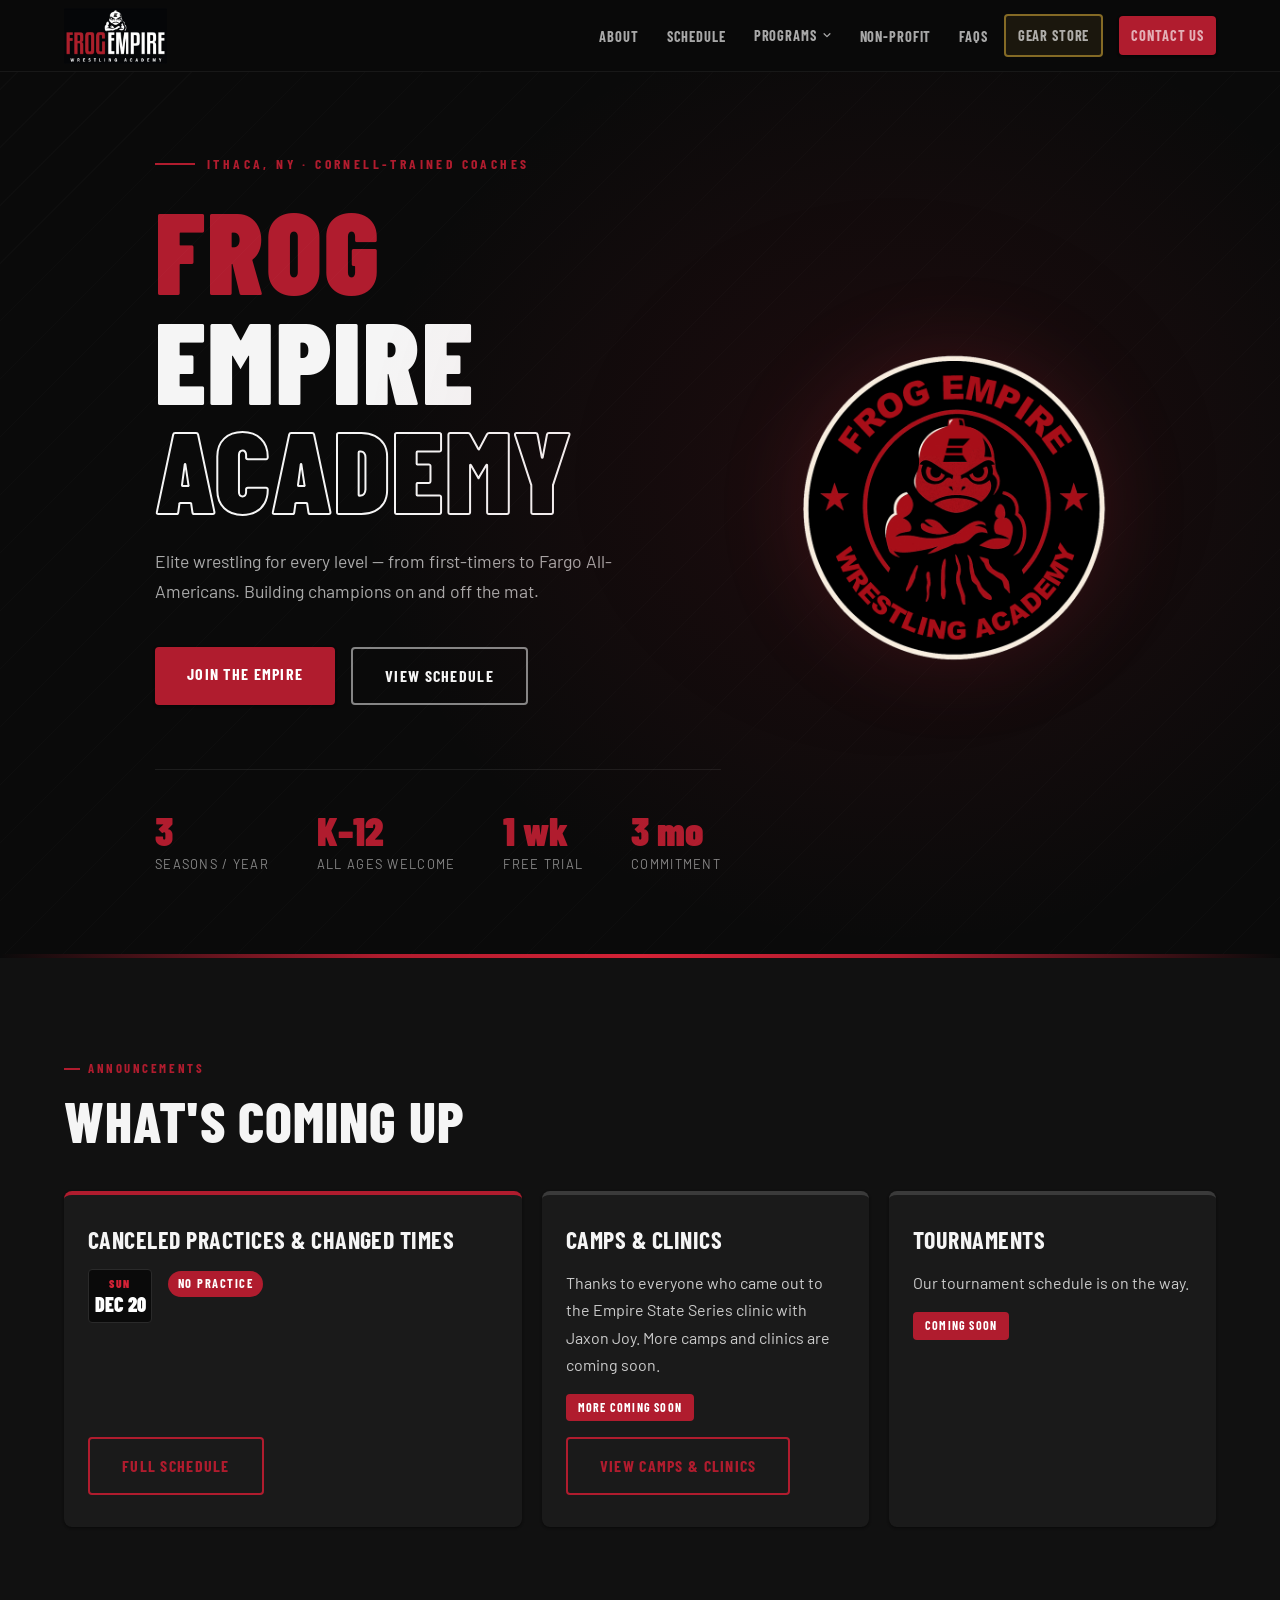
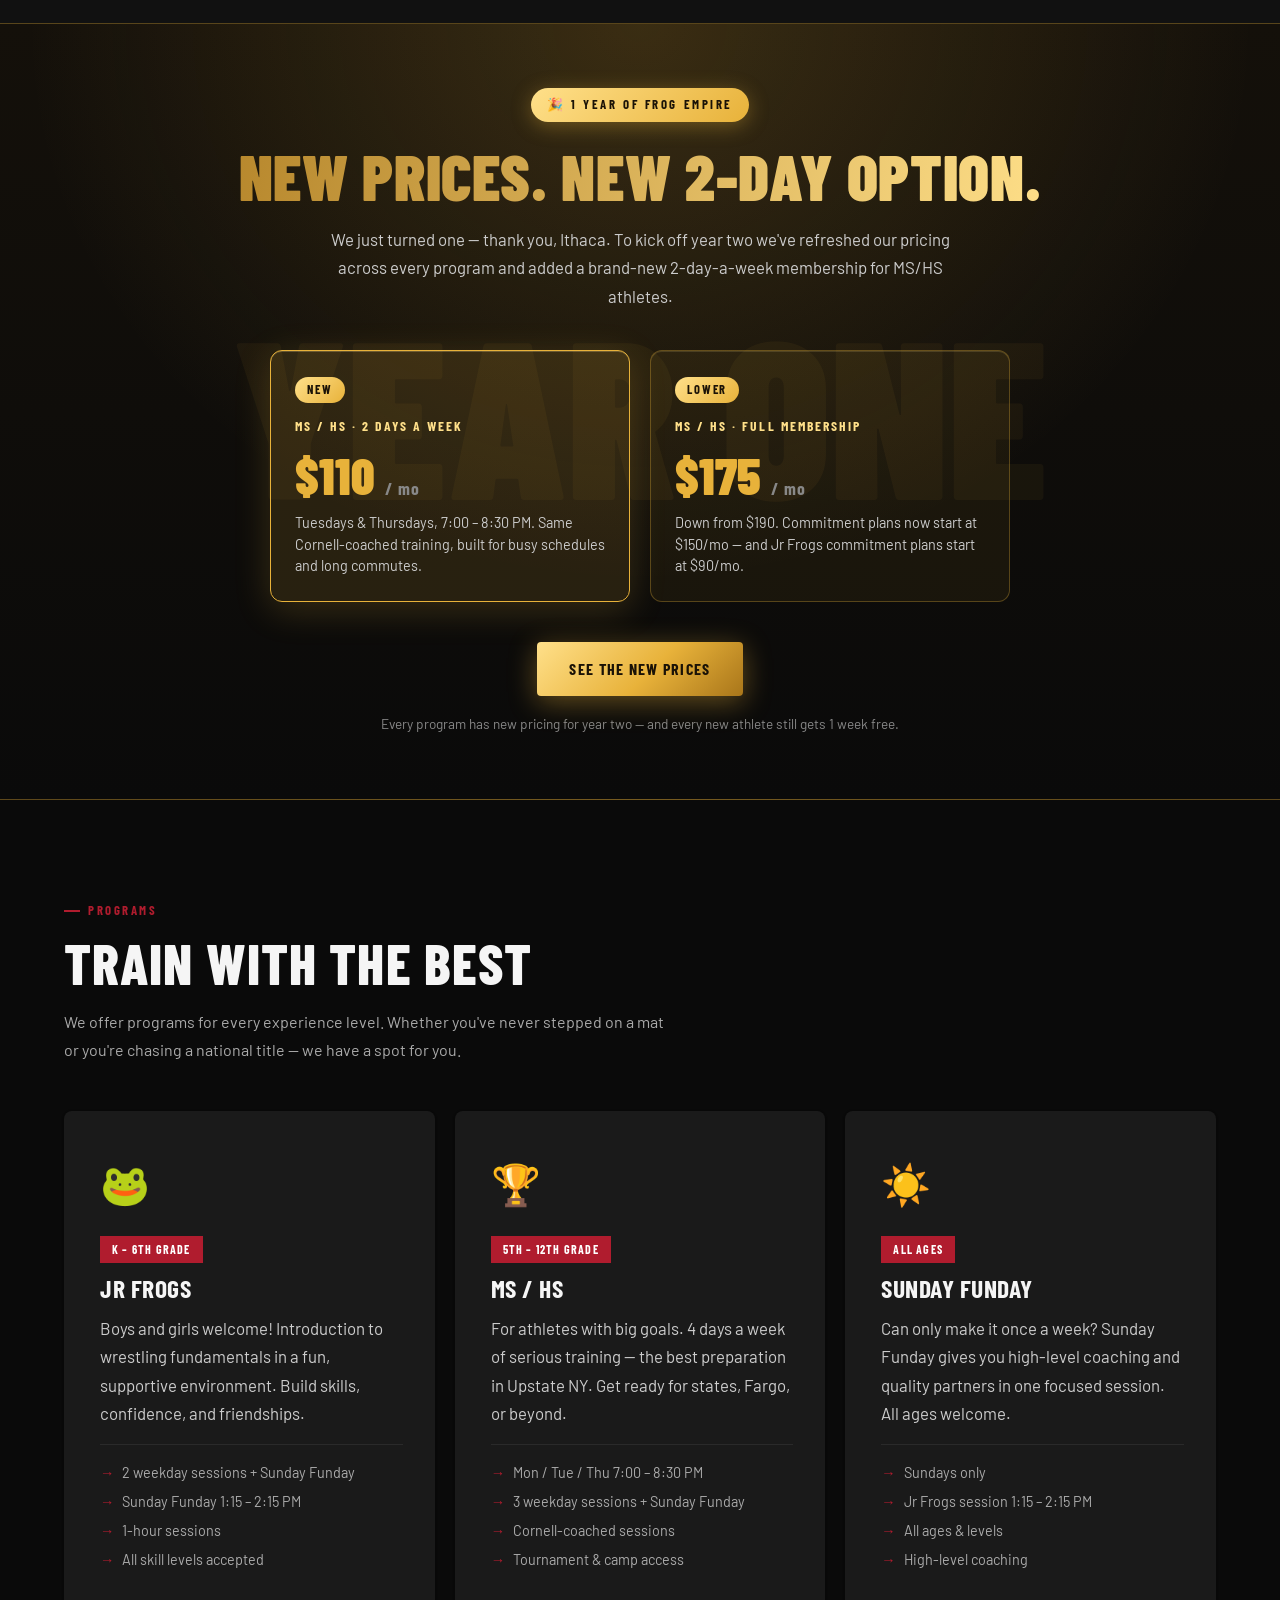
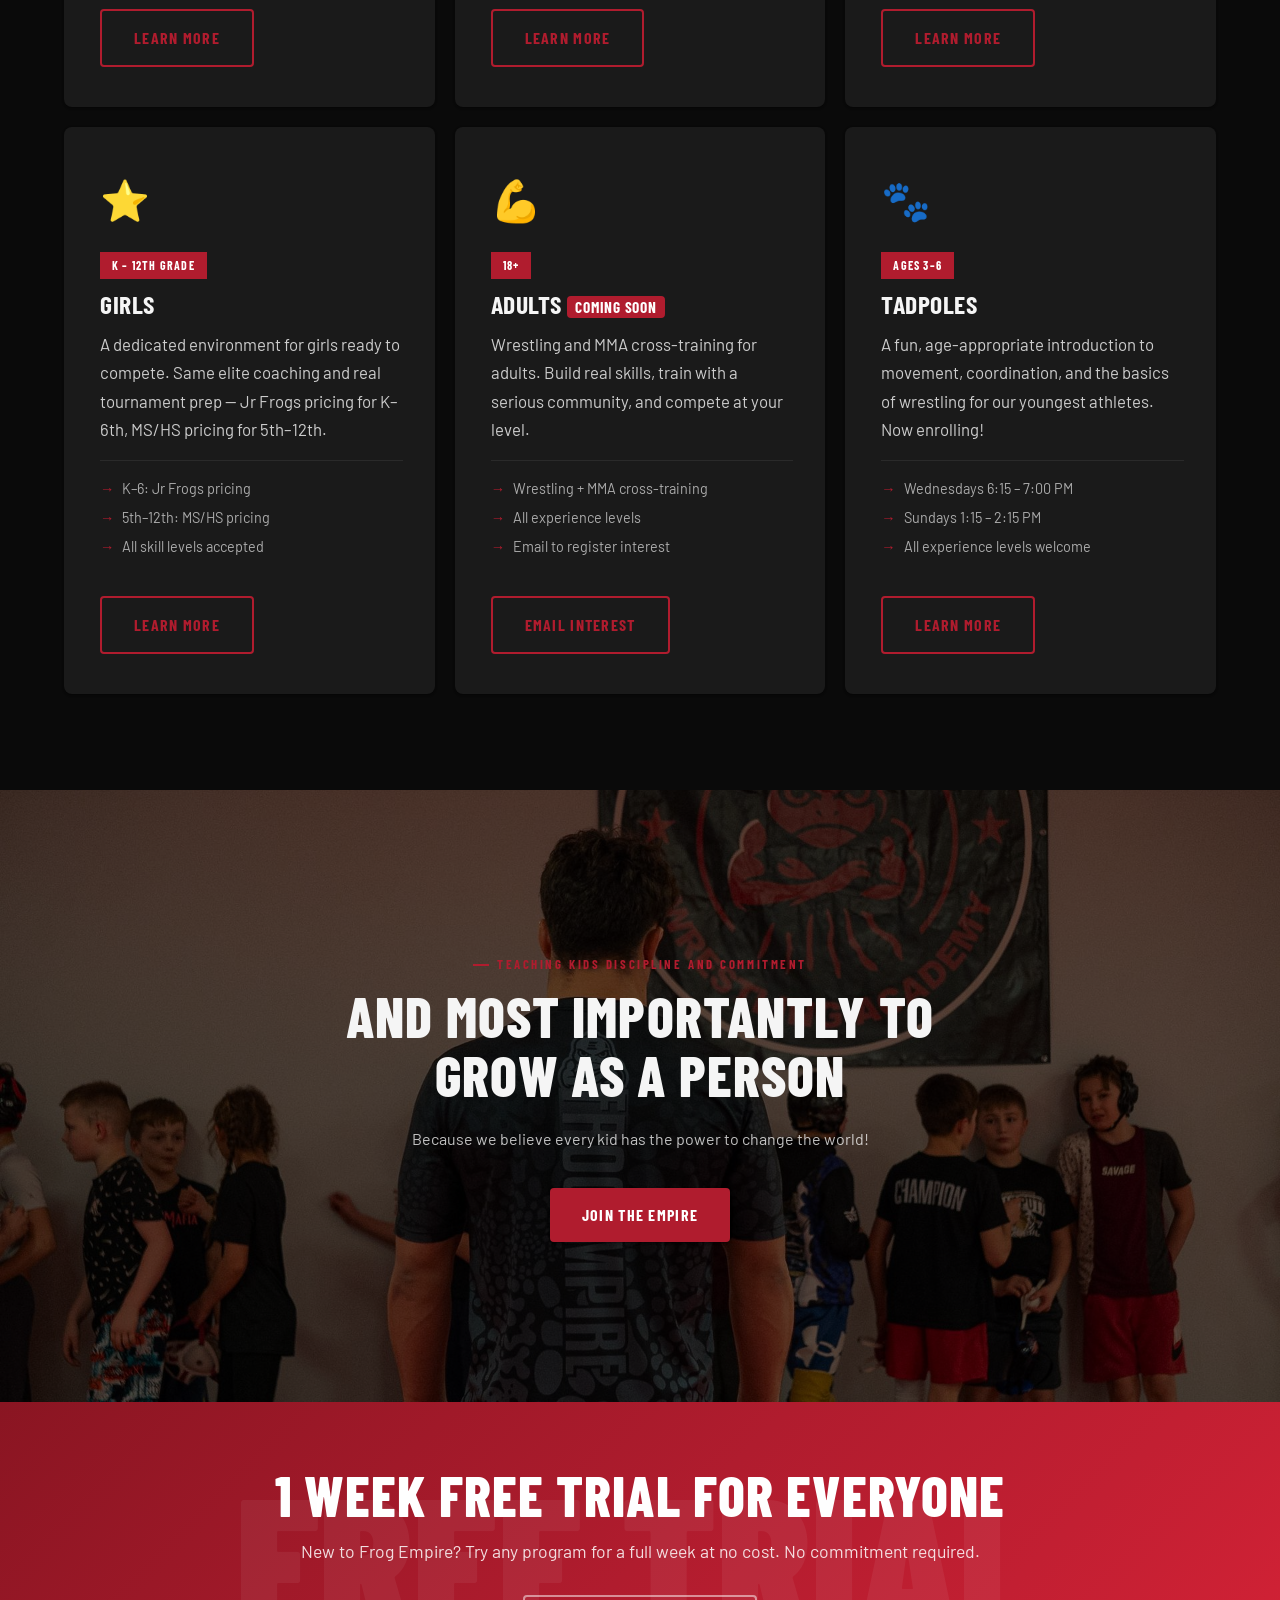
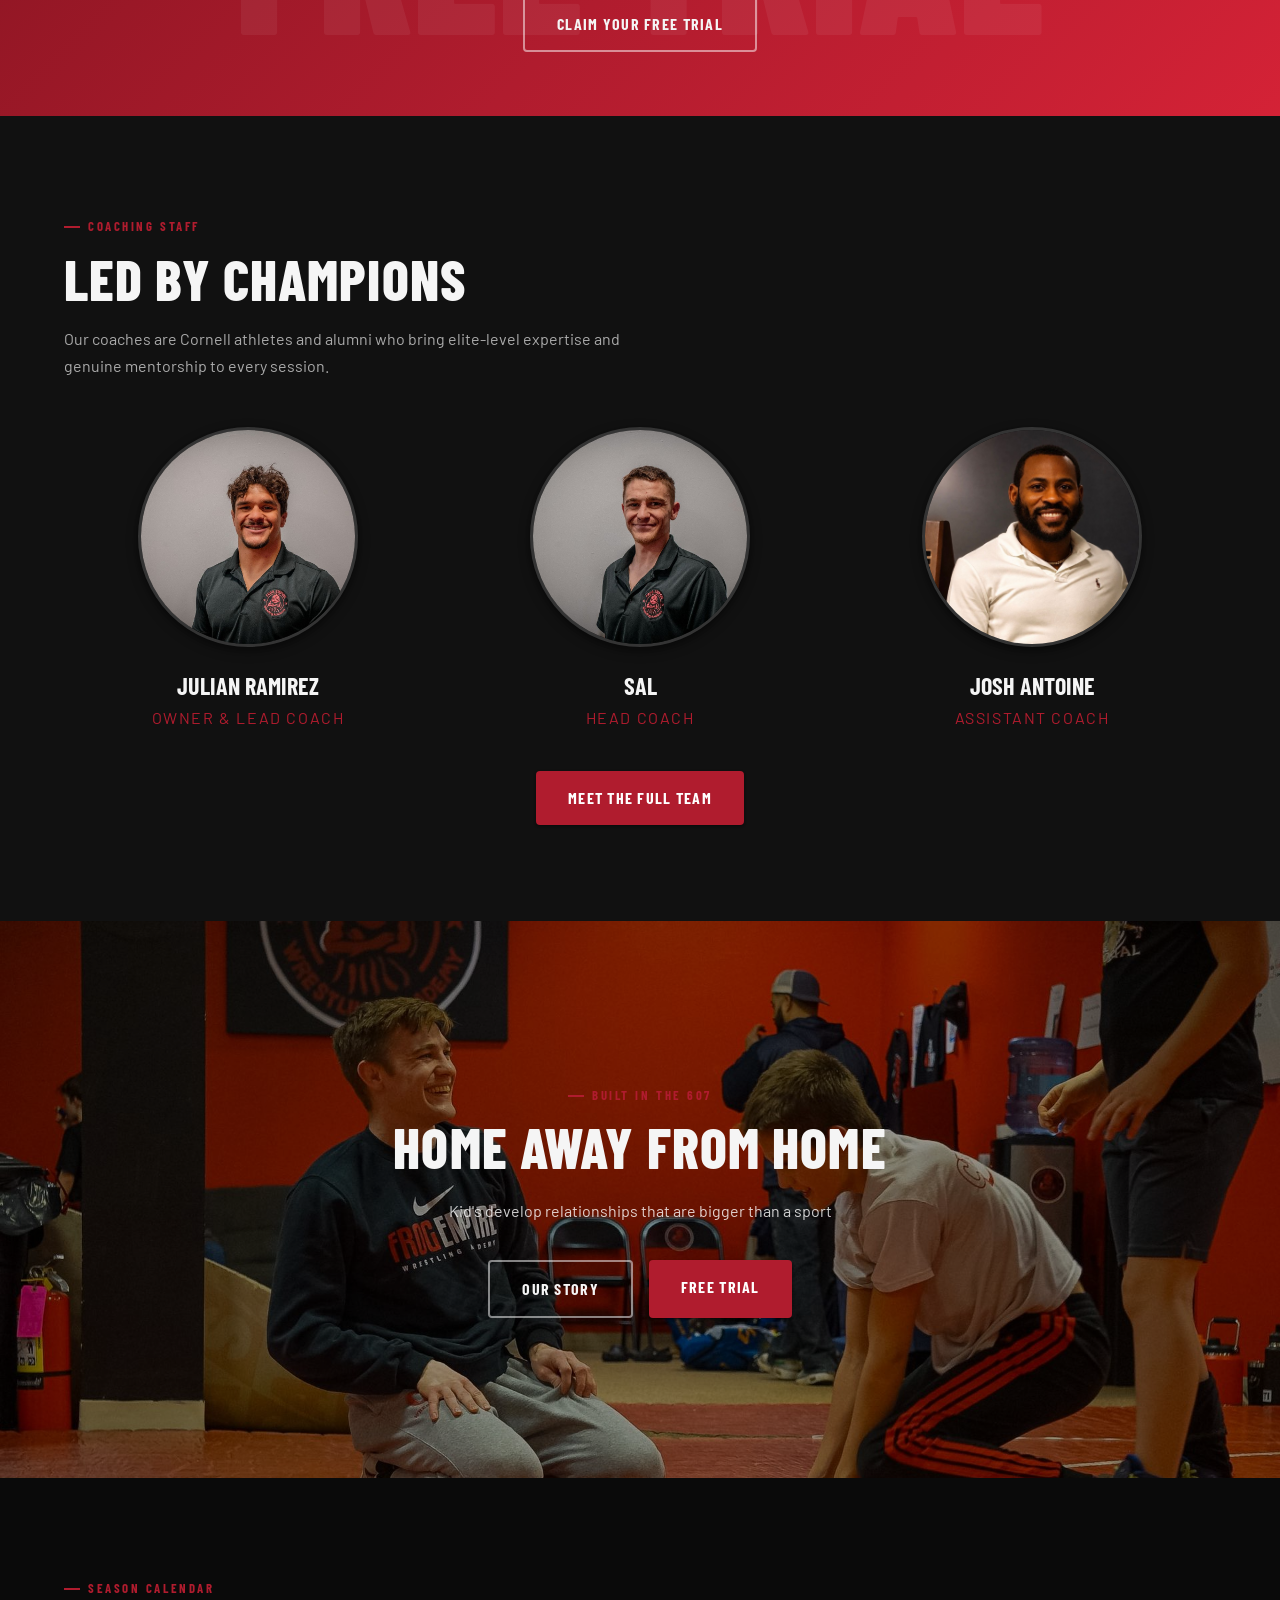
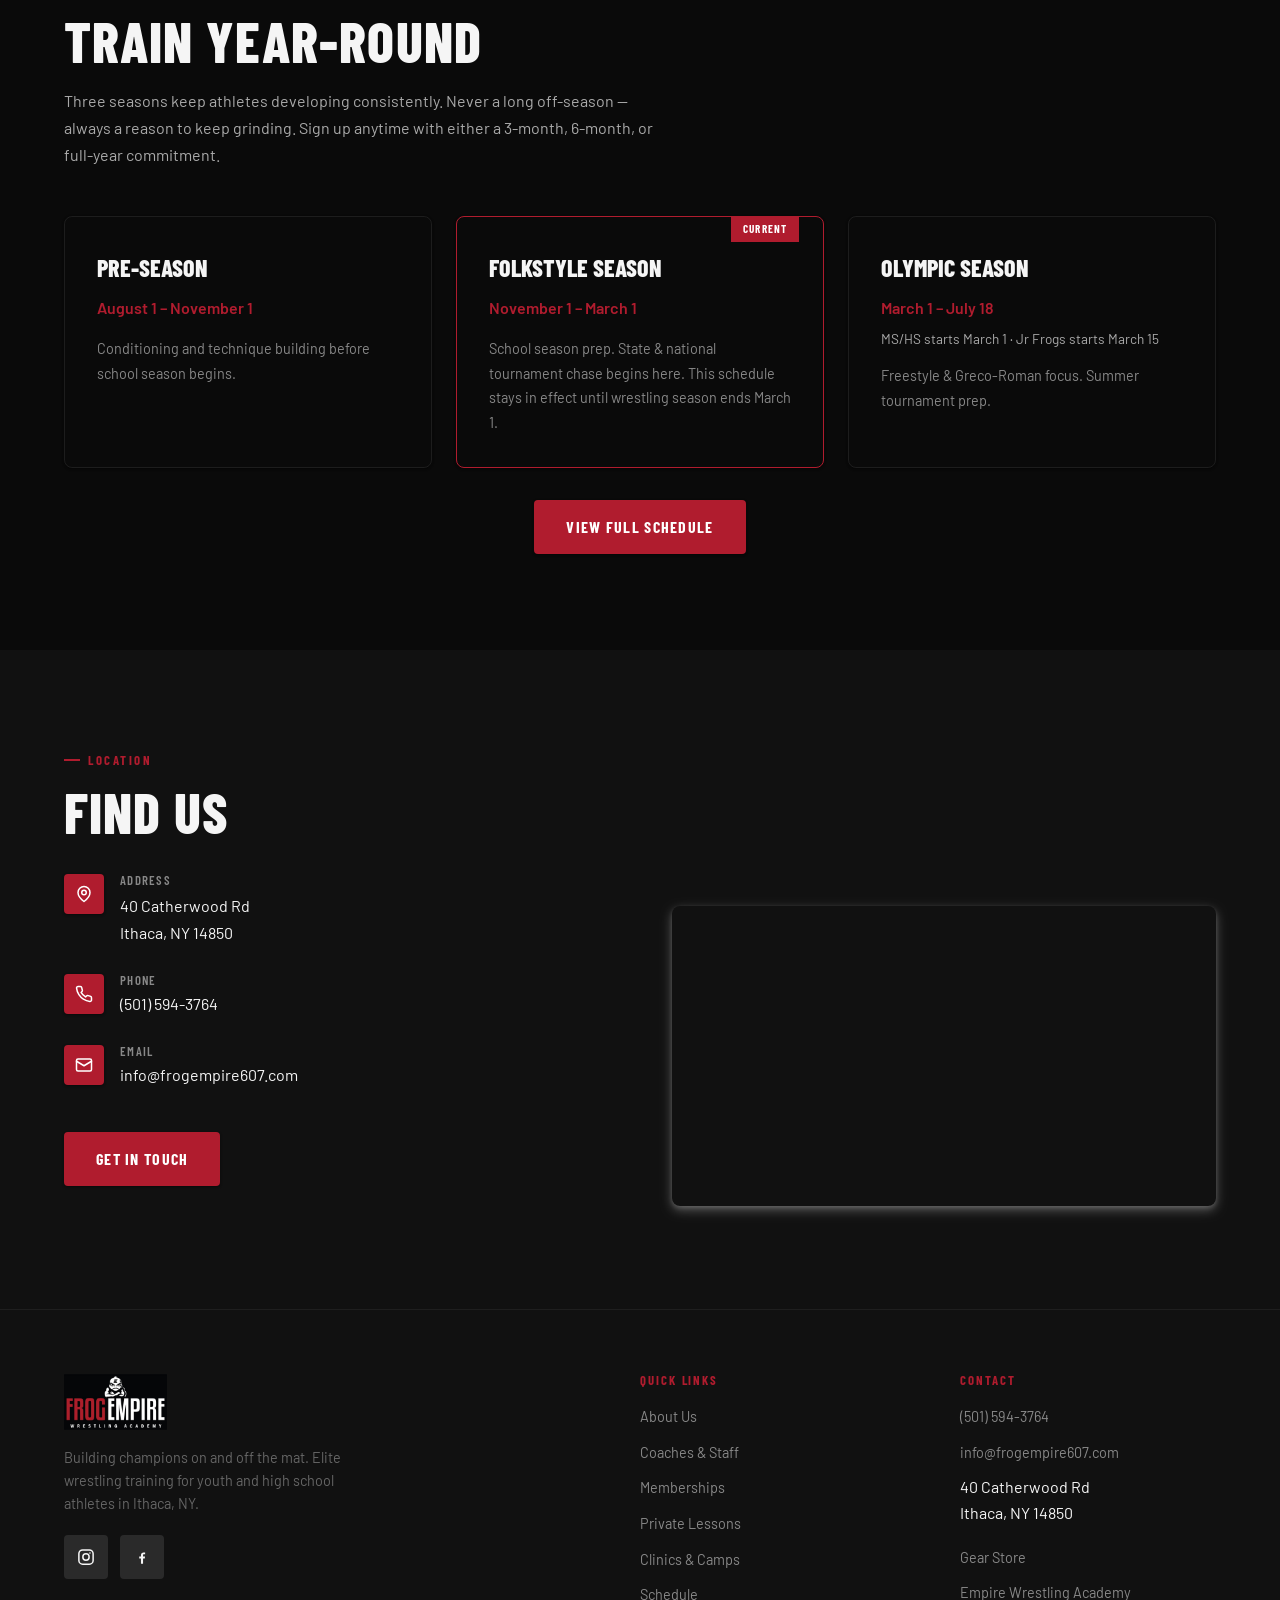
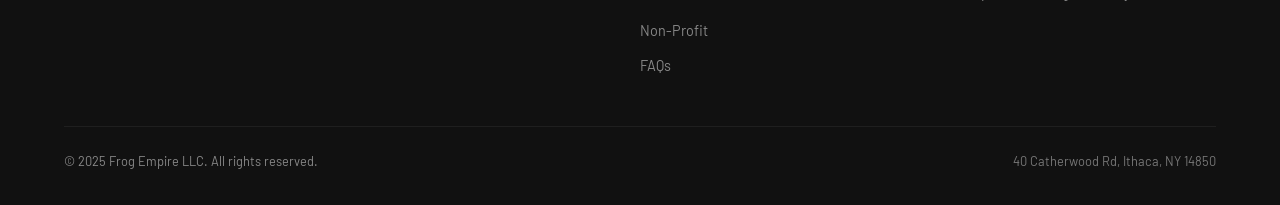
<file: index.html>
<!DOCTYPE html>
<html lang="en">
<head>
  <meta charset="UTF-8" />
  <meta name="viewport" content="width=device-width, initial-scale=1.0" />
  <title>Frog Empire Wrestling Academy | Elite Youth Wrestling in Ithaca, NY</title>
  <meta name="description" content="Ithaca's premier youth wrestling academy. Cornell-coached training for ages K–12. Freestyle, Greco-Roman &amp; Folkstyle. Free 1-week trial — no commitment. Join Frog Empire today." />
  <meta name="keywords" content="wrestling club Ithaca NY, youth wrestling Ithaca, wrestling academy New York, Cornell wrestling training, freestyle wrestling club, Greco wrestling, girls wrestling, wrestling camps New York, private wrestling lessons, elite wrestling training" />
  <meta name="robots" content="index, follow" />
  <link rel="canonical" href="https://frogempire607.com/" />

  <!-- Open Graph -->
  <meta property="og:type" content="website" />
  <meta property="og:site_name" content="Frog Empire Wrestling Academy" />
  <meta property="og:title" content="Frog Empire Wrestling Academy | Elite Youth Wrestling in Ithaca, NY" />
  <meta property="og:description" content="Ithaca's premier youth wrestling academy. Cornell-coached training for ages K–12. Free 1-week trial — no commitment." />
  <meta property="og:image" content="https://frogempire607.com/images/logo-badge.png" />
  <meta property="og:url" content="https://frogempire607.com/" />
  <meta property="og:locale" content="en_US" />

  <!-- Twitter Card -->
  <meta name="twitter:card" content="summary_large_image" />
  <meta name="twitter:title" content="Frog Empire Wrestling Academy | Ithaca, NY" />
  <meta name="twitter:description" content="Elite youth wrestling. Cornell-coached. Free 1-week trial. Ages K–12." />
  <meta name="twitter:image" content="https://frogempire607.com/images/logo-badge.png" />

  <!-- Geo & Local SEO -->
  <meta name="geo.region" content="US-NY" />
  <meta name="geo.placename" content="Ithaca" />
  <meta name="geo.position" content="42.4440;-76.5019" />
  <meta name="ICBM" content="42.4440, -76.5019" />

  <link rel="stylesheet" href="css/style.css" />
  <link rel="icon" type="image/png" href="images/logo-badge.png" />
  <link rel="sitemap" type="application/xml" href="/sitemap.xml" />

  <!-- Structured Data: Organization + SportsActivityLocation -->
  <script type="application/ld+json">
  {
    "@context": "https://schema.org",
    "@type": ["SportsActivityLocation", "SportsClub"],
    "name": "Frog Empire Wrestling Academy",
    "alternateName": "Frog Empire",
    "description": "Elite youth wrestling academy in Ithaca, NY. Cornell-coached training for ages K–12 in Freestyle, Greco-Roman, and Folkstyle wrestling.",
    "url": "https://frogempire607.com",
    "logo": "https://frogempire607.com/images/logo-badge.png",
    "image": "https://frogempire607.com/images/logo-banner.jpeg",
    "telephone": "+1-501-594-3764",
    "email": "info@frogempire607.com",
    "address": {
      "@type": "PostalAddress",
      "streetAddress": "40 Catherwood Rd",
      "addressLocality": "Ithaca",
      "addressRegion": "NY",
      "postalCode": "14850",
      "addressCountry": "US"
    },
    "geo": {
      "@type": "GeoCoordinates",
      "latitude": 42.4440,
      "longitude": -76.5019
    },
    "openingHoursSpecification": [
      {
        "@type": "OpeningHoursSpecification",
        "dayOfWeek": ["Monday", "Tuesday", "Wednesday", "Thursday"],
        "opens": "16:00",
        "closes": "20:30"
      },
      {
        "@type": "OpeningHoursSpecification",
        "dayOfWeek": "Sunday",
        "opens": "13:00",
        "closes": "14:30"
      }
    ],
    "sport": ["Wrestling", "Freestyle Wrestling", "Greco-Roman Wrestling", "Folkstyle Wrestling"],
    "sameAs": [
      "https://www.instagram.com/frogempire607",
      "https://www.facebook.com/frogempire607",
      "https://www.frogempirefoundation.org"
    ],
    "priceRange": "$60-$175/month",
    "areaServed": {
      "@type": "GeoCircle",
      "geoMidpoint": {
        "@type": "GeoCoordinates",
        "latitude": 42.4440,
        "longitude": -76.5019
      },
      "geoRadius": "50mi"
    },
    "hasOfferCatalog": {
      "@type": "OfferCatalog",
      "name": "Wrestling Programs",
      "itemListElement": [
        {
          "@type": "Offer",
          "itemOffered": {
            "@type": "Service",
            "name": "Jr Frogs (K–6th Grade)",
            "description": "Foundational wrestling training for young athletes in a fun, supportive environment."
          },
          "price": "110.00",
          "priceCurrency": "USD",
          "priceSpecification": {
            "@type": "UnitPriceSpecification",
            "price": "110.00",
            "priceCurrency": "USD",
            "unitText": "month"
          }
        },
        {
          "@type": "Offer",
          "itemOffered": {
            "@type": "Service",
            "name": "MS/HS Wrestling (5th–12th Grade)",
            "description": "Elite competitive training coached by Cornell athletes and alumni."
          },
          "price": "175.00",
          "priceCurrency": "USD",
          "priceSpecification": {
            "@type": "UnitPriceSpecification",
            "price": "175.00",
            "priceCurrency": "USD",
            "unitText": "month"
          }
        },
        {
          "@type": "Offer",
          "itemOffered": {
            "@type": "Service",
            "name": "Sunday Funday (All Ages)",
            "description": "Open wrestling session for all ages and skill levels every Sunday."
          },
          "price": "75.00",
          "priceCurrency": "USD",
          "priceSpecification": {
            "@type": "UnitPriceSpecification",
            "price": "75.00",
            "priceCurrency": "USD",
            "unitText": "month"
          }
        }
      ]
    }
  }
  </script>
</head>
<body>

<!-- ===== NAVBAR ===== -->
<a class="skip-link" href="#main">Skip to content</a>
<nav class="navbar">
  <div class="nav-inner">
    <a href="index.html" class="nav-logo">
      <img src="images/logo-banner.jpeg" alt="Frog Empire Wrestling Academy" />
    </a>
    <button class="nav-toggle" id="navToggle" aria-label="Toggle menu" aria-controls="navLinks" aria-expanded="false">
      <span></span><span></span><span></span>
    </button>
    <ul class="nav-links" id="navLinks">
      <li><a href="about.html">About</a></li>
      <li><a href="schedule.html">Schedule</a></li>
      <li class="nav-dropdown">
        <a href="memberships.html">Programs<svg class="nav-caret" viewBox="0 0 12 12" fill="none" aria-hidden="true"><path d="M2.5 4.5L6 8l3.5-3.5" stroke="currentColor" stroke-width="1.5" stroke-linecap="round" stroke-linejoin="round"/></svg></a>
        <ul class="nav-dropdown-menu">
          <li><a href="memberships.html">Memberships</a></li>
          <li><a href="memberships.html#privates">Private Lessons</a></li>
          <li><a href="memberships.html#clinics">Clinics &amp; Camps</a></li>
          <li><a href="tyler-lehmann.html">Mindset Training</a></li>
        </ul>
      </li>
      <li><a href="https://www.frogempirefoundation.org" target="_blank" rel="noopener noreferrer">Non-Profit</a></li>
      <li><a href="faq.html">FAQs</a></li>
      <li><a href="https://www.icsmerch.com/collections/frog-empire?page=1#cac25b660d0df59da851ec04d2c12018" target="_blank" rel="noopener noreferrer" class="btn btn-gear">Gear Store</a></li>
      <li class="nav-cta"><a href="contact.html" class="btn btn-primary">Contact Us</a></li>
    </ul>
  </div>
</nav>

<main id="main">

<!-- ===== HERO ===== -->
<section class="hero">
  <div class="hero-bg"></div>
  <div class="hero-inner container">
    <div class="hero-content">
      <p class="hero-eyebrow">Ithaca, NY · Cornell-Trained Coaches</p>
      <h1 class="hero-title">
        <span class="line-red">Frog</span>
        <span class="line-white">Empire</span>
        <span class="line-outline">Academy</span>
      </h1>
      <p class="hero-sub">Elite wrestling for every level — from first-timers to Fargo All-Americans. Building champions on and off the mat.</p>
      <div class="hero-actions">
        <a href="memberships.html" class="btn btn-primary">Join the Empire</a>
        <a href="schedule.html" class="btn btn-outline">View Schedule</a>
      </div>
      <div class="hero-stats">
        <div>
          <div class="stat-num">3</div>
          <div class="stat-label">Seasons / Year</div>
        </div>
        <div>
          <div class="stat-num">K–12</div>
          <div class="stat-label">All Ages Welcome</div>
        </div>
        <div>
          <div class="stat-num">1 wk</div>
          <div class="stat-label">Free Trial</div>
        </div>
        <div>
          <div class="stat-num">3 mo</div>
          <div class="stat-label">Commitment</div>
        </div>
      </div>
    </div>
    <img src="images/logo-badge.png" alt="Frog Empire Badge" class="hero-logo" />
  </div>
</section>

<div class="stripe"></div>

<!-- ===== ANNOUNCEMENTS =====
     HOW TO UPDATE: each schedule change is one <li class="announce-item">.
     data-until="YYYY-MM-DD" hides the item automatically the day after that date.
     Tags: announce-tag--off (no practice), announce-tag--on (practice on / changed times).
     ===== -->
<section class="section announce" id="announcements" aria-labelledby="announceTitle">
  <div class="container">
    <p class="section-label">Announcements</p>
    <h2 class="section-title" id="announceTitle">What's Coming Up</h2>

    <div class="announce-grid">
      <!-- Schedule changes -->
      <div class="announce-card announce-card--schedule fade-up">
        <h3 class="announce-card-title">Canceled Practices &amp; Changed Times</h3>
        <ul class="announce-list">
          <li class="announce-item" data-until="2026-11-22">
            <div class="announce-date"><span>Sun</span>Nov 22</div>
            <div>
              <span class="announce-tag announce-tag--off">No Practice</span>
              <p class="announce-text">Finger Lakes Duals</p>
            </div>
          </li>
          <li class="announce-item" data-until="2026-11-25">
            <div class="announce-date"><span>Wed</span>Nov 25</div>
            <div>
              <span class="announce-tag announce-tag--on">Practice Is On &middot; New Times</span>
              <p class="announce-text">Tadpoles 4:00 &ndash; 4:45 PM<br />Jr Frogs 4:45 &ndash; 5:45 PM</p>
            </div>
          </li>
          <li class="announce-item" data-until="2026-12-20">
            <div class="announce-date"><span>Sun</span>Dec 20</div>
            <div>
              <span class="announce-tag announce-tag--off">No Practice</span>
            </div>
          </li>
        </ul>
        <p class="announce-empty" hidden>No schedule changes right now. Practice runs as normal.</p>
        <a href="schedule.html" class="btn btn-red-outline">Full Schedule</a>
      </div>

      <!-- Camps & clinics -->
      <div class="announce-card fade-up">
        <h3 class="announce-card-title">Camps &amp; Clinics</h3>
        <p class="announce-body">Thanks to everyone who came out to the Empire State Series clinic with Jaxon Joy. More camps and clinics are coming soon.</p>
        <span class="badge-soon badge-soon--lg">More Coming Soon</span>
        <a href="memberships.html#clinics" class="btn btn-red-outline">View Camps &amp; Clinics</a>
      </div>

      <!-- Tournaments -->
      <div class="announce-card fade-up">
        <h3 class="announce-card-title">Tournaments</h3>
        <p class="announce-body">Our tournament schedule is on the way.</p>
        <span class="badge-soon badge-soon--lg">Coming Soon</span>
      </div>
    </div>
  </div>
</section>

<script>
  // Hide announcements whose data-until date has passed (local time).
  (function () {
    var today = new Date(); today.setHours(0, 0, 0, 0);
    document.querySelectorAll('.announce-item[data-until]').forEach(function (li) {
      var end = new Date(li.dataset.until + 'T00:00:00');
      if (!isNaN(end) && end < today) li.remove();
    });
    var list = document.querySelector('.announce-card--schedule .announce-list');
    if (list && !list.children.length) {
      list.remove();
      document.querySelector('.announce-card--schedule .announce-empty').hidden = false;
    }
  })();
</script>

<!-- ===== 1 YEAR ANNIVERSARY / NEW PRICING PROMO ===== -->
<section class="anniv-promo" aria-labelledby="annivPromoTitle">
  <div class="container anniv-promo-inner">
    <p class="anniv-promo-eyebrow">🎉 1 Year of Frog Empire</p>
    <h2 class="anniv-promo-title" id="annivPromoTitle">New Prices. New 2-Day Option.</h2>
    <p class="anniv-promo-sub">We just turned one — thank you, Ithaca. To kick off year two we've refreshed our pricing across every program and added a brand-new 2-day-a-week membership for MS/HS athletes.</p>

    <div class="anniv-promo-cards">
      <div class="anniv-promo-card anniv-promo-card--feature fade-up">
        <span class="anniv-promo-tag">New</span>
        <div class="anniv-promo-plan">MS / HS · 2 Days a Week</div>
        <div class="anniv-promo-price">$110 <span>/ mo</span></div>
        <p class="anniv-promo-note">Tuesdays &amp; Thursdays, 7:00 – 8:30 PM. Same Cornell-coached training, built for busy schedules and long commutes.</p>
      </div>
      <div class="anniv-promo-card fade-up">
        <span class="anniv-promo-tag">Lower</span>
        <div class="anniv-promo-plan">MS / HS · Full Membership</div>
        <div class="anniv-promo-price">$175 <span>/ mo</span></div>
        <p class="anniv-promo-note">Down from $190. Commitment plans now start at $150/mo — and Jr Frogs commitment plans start at $90/mo.</p>
      </div>
    </div>

    <a href="memberships.html" class="btn btn-gold">See the New Prices</a>
    <p class="anniv-promo-fine">Every program has new pricing for year two — and every new athlete still gets 1 week free.</p>
  </div>
</section>

<!-- ===== PROGRAMS ===== -->
<section class="section">
  <div class="container">
    <p class="section-label">Programs</p>
    <h2 class="section-title">Train With the Best</h2>
    <p class="section-desc">We offer programs for every experience level. Whether you've never stepped on a mat or you're chasing a national title — we have a spot for you.</p>

    <div class="programs-grid">
      <!-- Jr Frogs -->
      <div class="program-card fade-up">
        <span class="program-icon">🐸</span>
        <span class="program-age">K – 6th Grade</span>
        <h3>Jr Frogs</h3>
        <p>Boys and girls welcome! Introduction to wrestling fundamentals in a fun, supportive environment. Build skills, confidence, and friendships.</p>
        <div class="program-details">
          <div class="program-detail">2 weekday sessions + Sunday Funday</div>
          <div class="program-detail">Sunday Funday 1:15 – 2:15 PM</div>
          <div class="program-detail">1-hour sessions</div>
          <div class="program-detail">All skill levels accepted</div>
        </div>
        <a href="memberships.html#jr-frogs" class="btn btn-red-outline">Learn More</a>
      </div>

      <!-- MS/HS -->
      <div class="program-card fade-up">
        <span class="program-icon">🏆</span>
        <span class="program-age">5th – 12th Grade</span>
        <h3>MS / HS</h3>
        <p>For athletes with big goals. 4 days a week of serious training — the best preparation in Upstate NY. Get ready for states, Fargo, or beyond.</p>
        <div class="program-details">
          <div class="program-detail">Mon / Tue / Thu 7:00 – 8:30 PM</div>
          <div class="program-detail">3 weekday sessions + Sunday Funday</div>
          <div class="program-detail">Cornell-coached sessions</div>
          <div class="program-detail">Tournament &amp; camp access</div>
        </div>
        <a href="memberships.html#ms-hs" class="btn btn-red-outline">Learn More</a>
      </div>

      <!-- Sunday Funday -->
      <div class="program-card fade-up">
        <span class="program-icon">☀️</span>
        <span class="program-age">All Ages</span>
        <h3>Sunday Funday</h3>
        <p>Can only make it once a week? Sunday Funday gives you high-level coaching and quality partners in one focused session. All ages welcome.</p>
        <div class="program-details">
          <div class="program-detail">Sundays only</div>
          <div class="program-detail">Jr Frogs session 1:15 – 2:15 PM</div>
          <div class="program-detail">All ages &amp; levels</div>
          <div class="program-detail">High-level coaching</div>
        </div>
        <a href="memberships.html#sunday" class="btn btn-red-outline">Learn More</a>
      </div>

      <!-- Girls -->
      <div class="program-card fade-up">
        <span class="program-icon">⭐</span>
        <span class="program-age">K – 12th Grade</span>
        <h3>Girls</h3>
        <p>A dedicated environment for girls ready to compete. Same elite coaching and real tournament prep — Jr Frogs pricing for K–6th, MS/HS pricing for 5th–12th.</p>
        <div class="program-details">
          <div class="program-detail">K–6: Jr Frogs pricing</div>
          <div class="program-detail">5th–12th: MS/HS pricing</div>
          <div class="program-detail">All skill levels accepted</div>
        </div>
        <a href="memberships.html#girls" class="btn btn-red-outline">Learn More</a>
      </div>

      <!-- Adults -->
      <div class="program-card fade-up">
        <span class="program-icon">💪</span>
        <span class="program-age">18+</span>
        <h3>Adults <span class="badge-soon">Coming Soon</span></h3>
        <p>Wrestling and MMA cross-training for adults. Build real skills, train with a serious community, and compete at your level.</p>
        <div class="program-details">
          <div class="program-detail">Wrestling + MMA cross-training</div>
          <div class="program-detail">All experience levels</div>
          <div class="program-detail">Email to register interest</div>
        </div>
        <a href="mailto:info@frogempire607.com?subject=Adult Program Interest" class="btn btn-red-outline">Email Interest</a>
      </div>

      <!-- Tadpoles -->
      <div class="program-card fade-up">
        <span class="program-icon">🐾</span>
        <span class="program-age">Ages 3–6</span>
        <h3>Tadpoles</h3>
        <p>A fun, age-appropriate introduction to movement, coordination, and the basics of wrestling for our youngest athletes. Now enrolling!</p>
        <div class="program-details">
          <div class="program-detail">Wednesdays 6:15 – 7:00 PM</div>
          <div class="program-detail">Sundays 1:15 – 2:15 PM</div>
          <div class="program-detail">All experience levels welcome</div>
        </div>
        <a href="memberships.html#tadpoles" class="btn btn-red-outline">Learn More</a>
      </div>
    </div>
  </div>
</section>

<!-- ===== IMAGE SECTION 1 =====
     HOW TO USE: Drop your image file into the images/ folder,
     then replace YOUR-IMAGE.jpg in the style attribute below.
     Adjust overlay darkness by changing "img-overlay" class to
     "img-overlay--light" or "img-overlay--heavy".
     ===== -->
<section class="section section-img-bg" style="background-image: url('images/hero.jpg'); background-position: center; padding: 160px 0;">
  <div class="img-overlay"></div>
  <div class="container" style="text-align:center;">
    <p class="section-label">Teaching kids discipline and commitment</p>
    <h2 class="section-title" style="max-width:700px; margin:0 auto 20px;">And most importantly to grow as a person</h2>
    <p style="color:rgba(255,255,255,0.75); max-width:560px; margin:0 auto 36px;">Because we believe every kid has the power to change the world!</p>
    <a href="memberships.html" class="btn btn-primary">Join the Empire</a>
  </div>
</section>

<!-- ===== FREE TRIAL BANNER ===== -->
<div class="trial-banner">
  <div class="container">
    <h2>1 Week FREE Trial for Everyone</h2>
    <p>New to Frog Empire? Try any program for a full week at no cost. No commitment required.</p>
    <a href="https://athletix-os.com/member/signup?club=frogempire607&trial=1" class="btn btn-outline">Claim Your Free Trial</a>
  </div>
</div>

<!-- ===== COACHES PREVIEW ===== -->
<section class="section section--dark">
  <div class="container">
    <p class="section-label">Coaching Staff</p>
    <h2 class="section-title">Led by Champions</h2>
    <p class="section-desc">Our coaches are Cornell athletes and alumni who bring elite-level expertise and genuine mentorship to every session.</p>
    <div class="coaches-grid">
      <div class="coach-card fade-up">
        <div class="coach-img-wrap transparent-bg">
          <img src="images/julian.jpg" alt="Julian Ramirez" loading="lazy" />
        </div>
        <div class="coach-name">Julian Ramirez</div>
        <div class="coach-role">Owner &amp; Lead Coach</div>
      </div>
      <div class="coach-card fade-up">
        <div class="coach-img-wrap transparent-bg">
          <img src="images/sal.jpg" alt="Sal" loading="lazy" />
        </div>
        <div class="coach-name">Sal</div>
        <div class="coach-role">Head Coach</div>
      </div>
      <div class="coach-card fade-up">
        <div class="coach-img-wrap transparent-bg">
          <img src="images/josh.JPEG" alt="Josh Antoine" loading="lazy" />
        </div>
        <div class="coach-name">Josh Antoine</div>
        <div class="coach-role">Assistant Coach</div>
      </div>
    </div>
    <div style="margin-top:40px; text-align:center;">
      <a href="about.html#team" class="btn btn-primary">Meet the Full Team</a>
    </div>
  </div>
</section>

<!-- ===== IMAGE SECTION 2 =====
     Replace YOUR-IMAGE-2.jpg with your actual file.
     ===== -->
<section class="section section-img-bg" style="padding:160px 0; background-image: url('images/index.JPG'); background-position: center top;">
  <div class="img-overlay img-overlay--light"></div>
  <div class="container" style="text-align:center;">
    <p class="section-label">Built in the 607</p>
    <h2 class="section-title" style="max-width:600px; margin:0 auto 20px;">Home away from Home</h2>
    <p style="color:rgba(255,255,255,0.8); max-width:480px; margin:0 auto 36px;">Kid's develop relationships that are bigger than a sport</p>
    <div style="display:flex; gap:16px; justify-content:center; flex-wrap:wrap;">
      <a href="about.html" class="btn btn-outline">Our Story</a>
      <a href="https://athletix-os.com/member/signup?club=frogempire607&trial=1" class="btn btn-primary">Free Trial</a>
    </div>
  </div>
</section>

<!-- ===== SEASONS ===== -->
<section class="section">
  <div class="container">
    <p class="section-label">Season Calendar</p>
    <h2 class="section-title">Train Year-Round</h2>
    <p class="section-desc">Three seasons keep athletes developing consistently. Never a long off-season — always a reason to keep grinding. Sign up anytime with either a 3-month, 6-month, or full-year commitment.</p>
    <div class="seasons-grid">
      <div class="season-card fade-up">
        <div class="season-name">Pre-Season</div>
        <div class="season-dates">August 1 – November 1</div>
        <p style="color:#888; font-size:0.9rem;">Conditioning and technique building before school season begins.</p>
      </div>
      <div class="season-card current fade-up">
        <div class="season-badge">Current</div>
        <div class="season-name">Folkstyle Season</div>
        <div class="season-dates">November 1 – March 1</div>
        <p style="color:#888; font-size:0.9rem;">School season prep. State &amp; national tournament chase begins here. This schedule stays in effect until wrestling season ends March 1.</p>
      </div>
      <div class="season-card fade-up">
        <div class="season-name">Olympic Season</div>
        <div class="season-dates">March 1 – July 18</div>
        <p style="color:#aaa; font-size:0.85rem; margin:-10px 0 14px;">MS/HS starts March 1 · Jr Frogs starts March 15</p>
        <p style="color:#888; font-size:0.9rem;">Freestyle &amp; Greco-Roman focus. Summer tournament prep.</p>
      </div>
    </div>
    <div style="margin-top:32px; text-align:center;">
      <a href="schedule.html" class="btn btn-primary">View Full Schedule</a>
    </div>
  </div>
</section>

<!-- ===== LOCATION ===== -->
<section class="section section--dark">
  <div class="container">
    <p class="section-label">Location</p>
    <h2 class="section-title">Find Us</h2>
    <div style="display:grid; grid-template-columns:1fr 1fr; gap:64px; align-items:start; margin-top:32px;">
      <div>
        <div class="contact-info-item">
          <div class="contact-icon"><svg viewBox="0 0 24 24" fill="none" stroke="currentColor" stroke-width="2" stroke-linecap="round" stroke-linejoin="round" aria-hidden="true"><path d="M20 10c0 6-8 12-8 12s-8-6-8-12a8 8 0 1 1 16 0Z"/><circle cx="12" cy="10" r="3"/></svg></div>
          <div>
            <h4>Address</h4>
            <p>40 Catherwood Rd<br>Ithaca, NY 14850</p>
          </div>
        </div>
        <div class="contact-info-item">
          <div class="contact-icon"><svg viewBox="0 0 24 24" fill="none" stroke="currentColor" stroke-width="2" stroke-linecap="round" stroke-linejoin="round" aria-hidden="true"><path d="M22 16.92v3a2 2 0 0 1-2.18 2 19.79 19.79 0 0 1-8.63-3.07 19.5 19.5 0 0 1-6-6A19.79 19.79 0 0 1 2.08 4.18 2 2 0 0 1 4.06 2h3a2 2 0 0 1 2 1.72c.13.96.36 1.9.7 2.81a2 2 0 0 1-.45 2.11L8.09 9.91a16 16 0 0 0 6 6l1.27-1.27a2 2 0 0 1 2.11-.45c.91.34 1.85.57 2.81.7A2 2 0 0 1 22 16.92z"/></svg></div>
          <div>
            <h4>Phone</h4>
            <a href="tel:5015943764">(501) 594-3764</a>
          </div>
        </div>
        <div class="contact-info-item">
          <div class="contact-icon"><svg viewBox="0 0 24 24" fill="none" stroke="currentColor" stroke-width="2" stroke-linecap="round" stroke-linejoin="round" aria-hidden="true"><rect x="2" y="4" width="20" height="16" rx="2"/><path d="m22 7-10 6L2 7"/></svg></div>
          <div>
            <h4>Email</h4>
            <a href="mailto:info@frogempire607.com">info@frogempire607.com</a>
          </div>
        </div>
        <a href="contact.html" class="btn btn-primary" style="margin-top:16px;">Get in Touch</a>
      </div>
      <div>
        <iframe
          class="map-embed"
          src="https://www.google.com/maps/embed?pb=!1m18!1m12!1m3!1d2930.1!2d-76.5!3d42.4!2m3!1f0!2f0!3f0!3m2!1i1024!2i768!4f13.1!3m3!1m2!1s0x0%3A0x0!2s40+Catherwood+Rd+Ithaca+NY!5e0!3m2!1sen!2sus!4v1"
          allowfullscreen="" loading="lazy"
          title="Frog Empire Location">
        </iframe>
      </div>
    </div>
  </div>
</section>

<!-- ===== FOOTER ===== -->
</main>

<footer>
  <div class="container">
    <div class="footer-inner">
      <div class="footer-brand">
        <img src="images/logo-banner.jpeg" alt="Frog Empire Wrestling Academy" />
        <p>Building champions on and off the mat. Elite wrestling training for youth and high school athletes in Ithaca, NY.</p>
        <div class="social-links" style="margin-top:20px;">
          <a href="https://www.instagram.com/frogempire607" target="_blank" rel="noopener noreferrer" aria-label="Instagram"><svg viewBox="0 0 24 24" fill="none" stroke="currentColor" stroke-width="2" stroke-linecap="round" stroke-linejoin="round" aria-hidden="true"><rect x="2.5" y="2.5" width="19" height="19" rx="5"/><circle cx="12" cy="12" r="4.2"/><circle cx="17.3" cy="6.7" r="1.1" fill="currentColor" stroke="none"/></svg></a>
          <a href="https://www.facebook.com/frogempire607" target="_blank" rel="noopener noreferrer" aria-label="Facebook"><svg viewBox="0 0 24 24" fill="currentColor" aria-hidden="true"><path d="M13.4 21v-6.9h2.3l.35-2.7H13.4V9.7c0-.78.22-1.32 1.34-1.32h1.43V5.97c-.25-.03-1.1-.1-2.08-.1-2.06 0-3.47 1.25-3.47 3.56v1.98H8.3v2.7h2.32V21h2.78z"/></svg></a>
        </div>
      </div>
      <div class="footer-col">
        <h4>Quick Links</h4>
        <ul>
          <li><a href="about.html">About Us</a></li>
          <li><a href="about.html#team">Coaches &amp; Staff</a></li>
          <li><a href="memberships.html">Memberships</a></li>
          <li><a href="memberships.html#privates">Private Lessons</a></li>
          <li><a href="memberships.html#clinics">Clinics &amp; Camps</a></li>
          <li><a href="schedule.html">Schedule</a></li>
          <li><a href="https://www.frogempirefoundation.org" target="_blank" rel="noopener noreferrer">Non-Profit</a></li>
          <li><a href="faq.html">FAQs</a></li>
        </ul>
      </div>
      <div class="footer-col">
        <h4>Contact</h4>
        <ul>
          <li><a href="tel:5015943764">(501) 594-3764</a></li>
          <li><a href="mailto:info@frogempire607.com">info@frogempire607.com</a></li>
          <li>40 Catherwood Rd<br>Ithaca, NY 14850</li>
          <li style="margin-top:8px;"><a href="https://www.icsmerch.com/collections/frog-empire?page=1#cac25b660d0df59da851ec04d2c12018" target="_blank" rel="noopener noreferrer">Gear Store</a></li>
          <li><a href="https://www.empirewrestlingacademy.com/" target="_blank" rel="noopener noreferrer">Empire Wrestling Academy</a></li>
        </ul>
      </div>
    </div>
    <div class="footer-bottom">
      <p>© 2025 Frog Empire LLC. All rights reserved.</p>
      <p style="color:#777;">40 Catherwood Rd, Ithaca, NY 14850</p>
    </div>
  </div>
</footer>

<button id="backToTop" aria-label="Back to top"><svg viewBox="0 0 24 24" width="20" height="20" fill="none" stroke="currentColor" stroke-width="2.5" stroke-linecap="round" stroke-linejoin="round" aria-hidden="true"><path d="m6 14 6-6 6 6"/></svg></button>

<script src="js/main.js"></script>
</body>
</html>
</file>
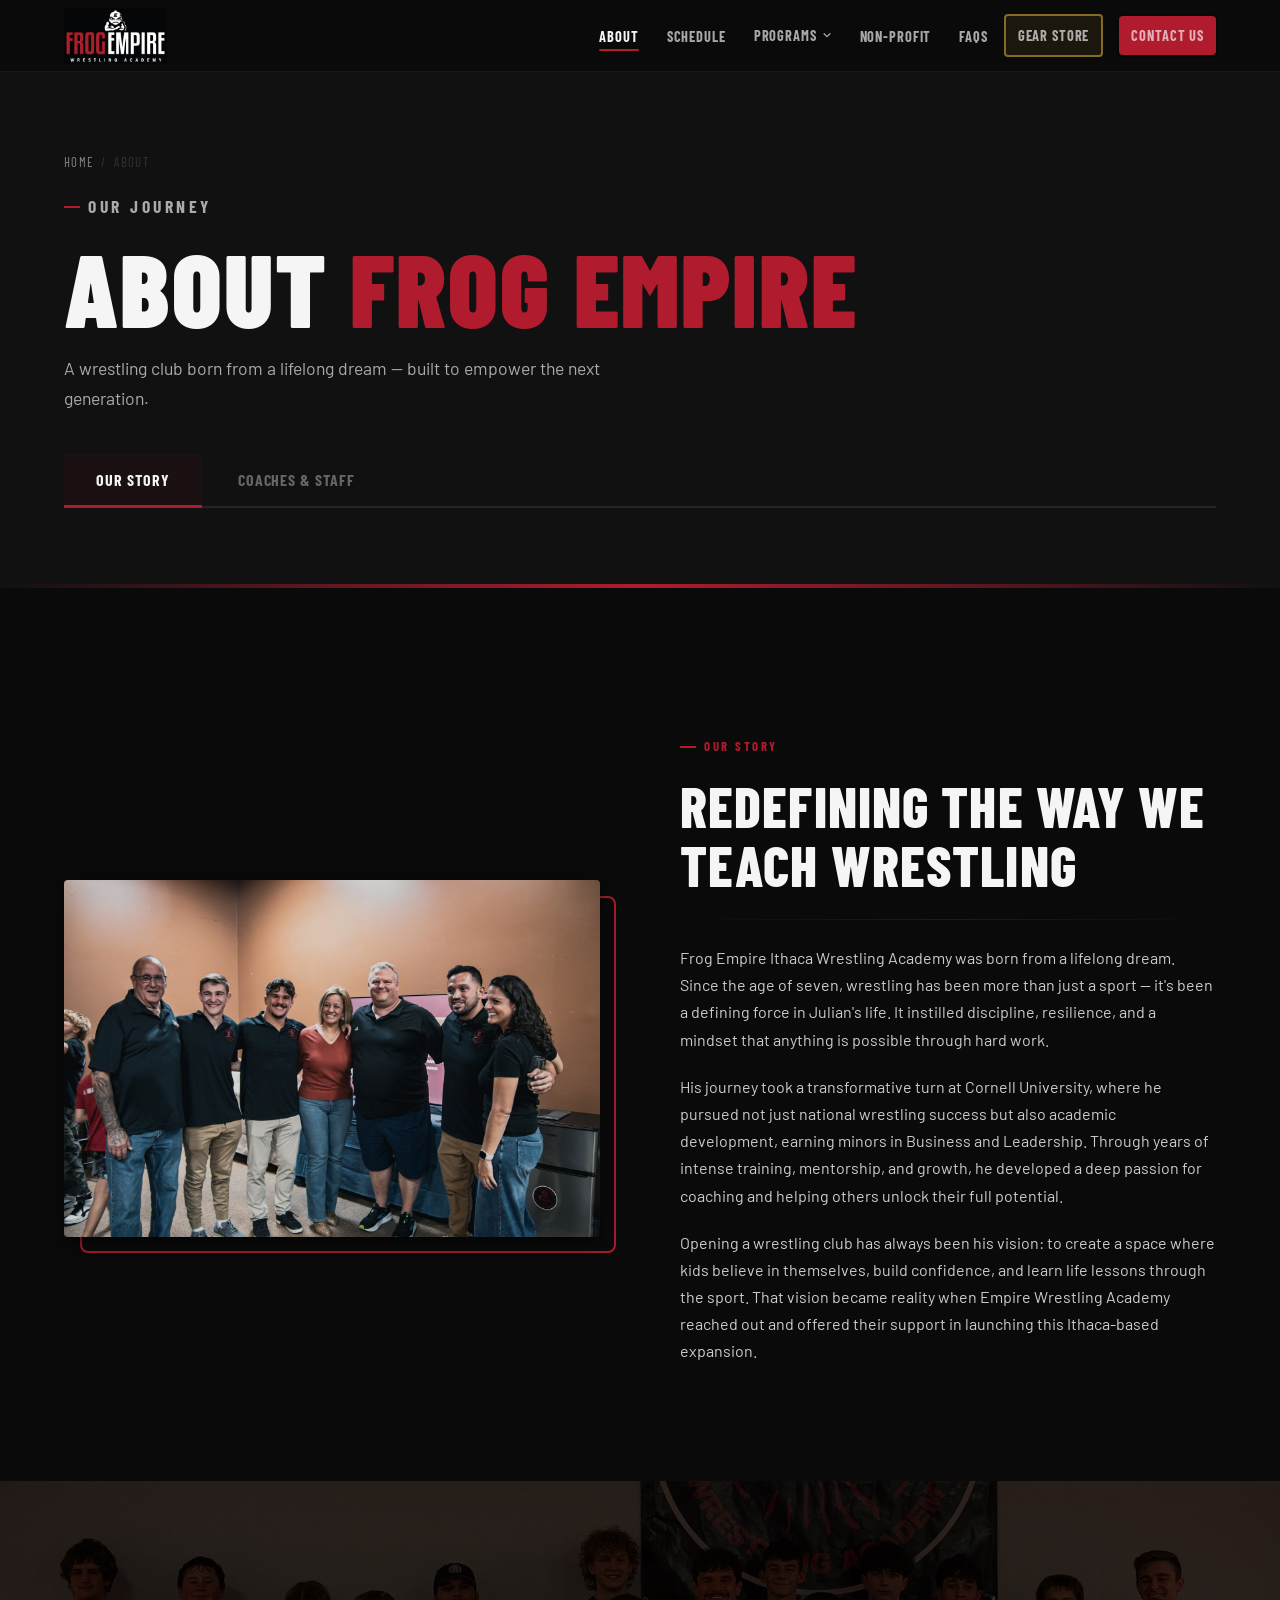
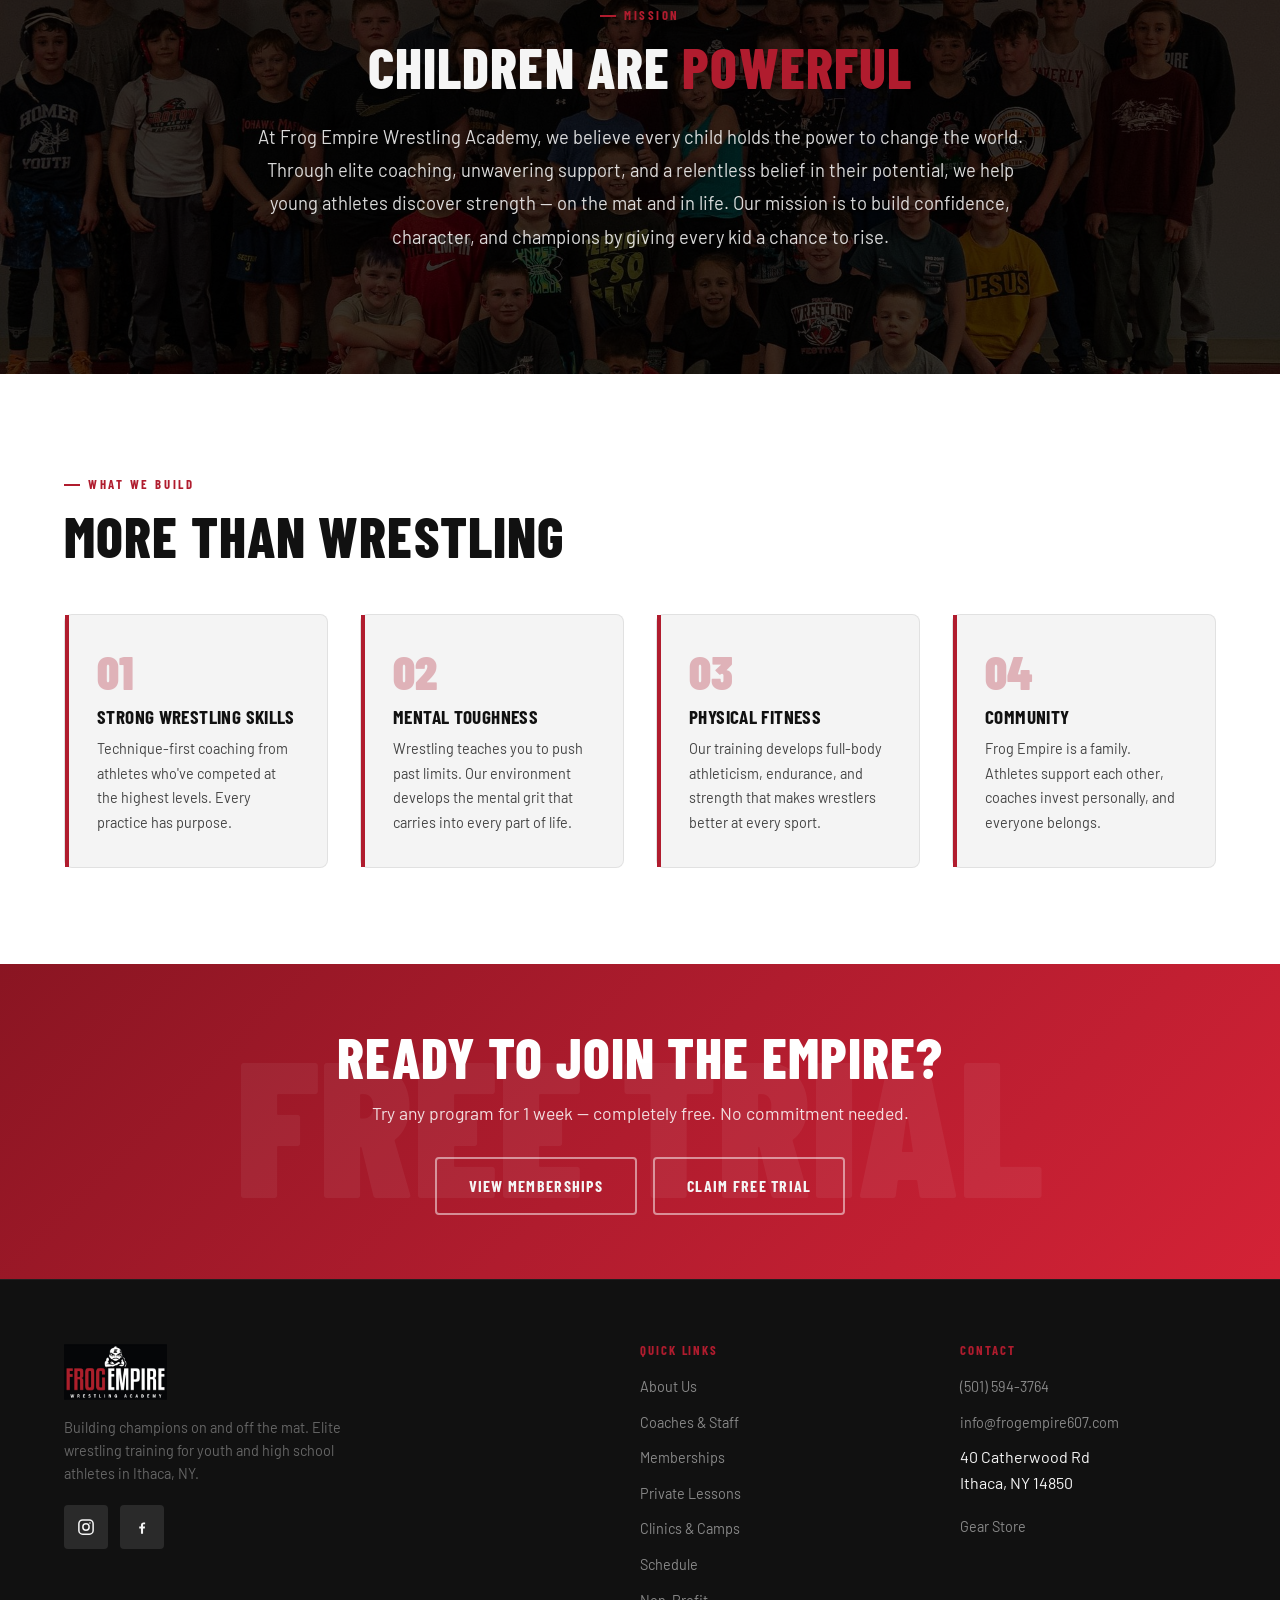
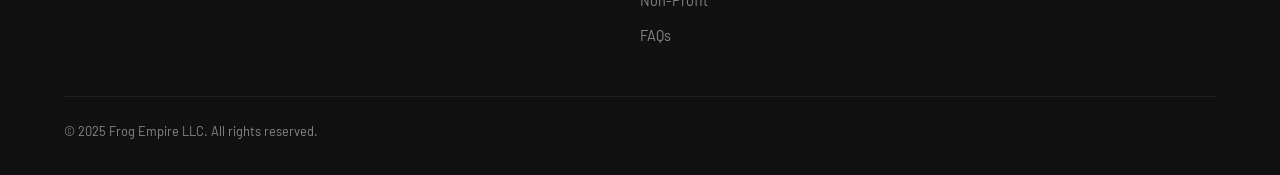
<file: about.html>
<!DOCTYPE html>
<html lang="en">
<head>
  <meta charset="UTF-8" />
  <meta name="viewport" content="width=device-width, initial-scale=1.0" />
  <title>About Us | Frog Empire Wrestling Academy — Ithaca, NY</title>
  <meta name="description" content="Meet the Cornell-trained coaches behind Frog Empire Wrestling Academy in Ithaca, NY. Learn our story, mission, and why we're Central New York's top youth wrestling program." />
  <meta name="robots" content="index, follow" />
  <link rel="canonical" href="https://frogempire607.com/about.html" />
  <meta property="og:type" content="website" />
  <meta property="og:site_name" content="Frog Empire Wrestling Academy" />
  <meta property="og:title" content="About Frog Empire Wrestling Academy — Our Story &amp; Coaches" />
  <meta property="og:description" content="Cornell-trained coaches, a mission to empower young athletes, and Ithaca's premier wrestling program." />
  <meta property="og:image" content="https://frogempire607.com/images/logo-badge.png" />
  <meta property="og:url" content="https://frogempire607.com/about.html" />
  <meta name="twitter:card" content="summary_large_image" />
  <meta name="twitter:title" content="About Frog Empire Wrestling Academy" />
  <meta name="twitter:description" content="Cornell-trained coaches building champions in Ithaca, NY." />
  <meta name="twitter:image" content="https://frogempire607.com/images/logo-badge.png" />
  <link rel="stylesheet" href="css/style.css" />
  <link rel="icon" type="image/png" href="images/logo-badge.png" />
</head>
<body>

<a class="skip-link" href="#main">Skip to content</a>
<nav class="navbar">
  <div class="nav-inner">
    <a href="index.html" class="nav-logo">
      <img src="images/logo-banner.jpeg" alt="Frog Empire Wrestling Academy" />
    </a>
    <button class="nav-toggle" id="navToggle" aria-label="Toggle menu" aria-controls="navLinks" aria-expanded="false">
      <span></span><span></span><span></span>
    </button>
    <ul class="nav-links" id="navLinks">
      <li><a href="about.html" class="active">About</a></li>
      <li><a href="schedule.html">Schedule</a></li>
      <li class="nav-dropdown">
        <a href="memberships.html">Programs<svg class="nav-caret" viewBox="0 0 12 12" fill="none" aria-hidden="true"><path d="M2.5 4.5L6 8l3.5-3.5" stroke="currentColor" stroke-width="1.5" stroke-linecap="round" stroke-linejoin="round"/></svg></a>
        <ul class="nav-dropdown-menu">
          <li><a href="memberships.html">Memberships</a></li>
          <li><a href="memberships.html#privates">Private Lessons</a></li>
          <li><a href="memberships.html#clinics">Clinics &amp; Camps</a></li>
          <li><a href="tyler-lehmann.html">Mindset Training</a></li>
        </ul>
      </li>
      <li><a href="https://www.frogempirefoundation.org" target="_blank" rel="noopener noreferrer">Non-Profit</a></li>
      <li><a href="faq.html">FAQs</a></li>
      <li><a href="https://www.icsmerch.com/collections/frog-empire?page=1#cac25b660d0df59da851ec04d2c12018" target="_blank" rel="noopener noreferrer" class="btn btn-gear">Gear Store</a></li>
      <li class="nav-cta"><a href="contact.html" class="btn btn-primary">Contact Us</a></li>
    </ul>
  </div>
</nav>

<main id="main">

<!-- PAGE HERO -->
<section class="page-hero">
  <div class="container">
    <div class="breadcrumb">
      <a href="index.html">Home</a>
      <span>/</span>
      <span>About</span>
    </div>
    <p class="section-label">Our Journey</p>
    <h1>About <span class="text-red">Frog Empire</span></h1>
    <p>A wrestling club born from a lifelong dream — built to empower the next generation.</p>

    <!-- PAGE TABS -->
    <div class="page-tabs" id="aboutTabs">
      <button class="page-tab-btn active" data-panel="panel-story">Our Story</button>
      <button class="page-tab-btn" data-panel="panel-team" id="teamTabBtn">Coaches &amp; Staff</button>
    </div>
  </div>
</section>

<!-- ===== TAB: OUR STORY ===== -->
<div class="page-tab-panel active" id="panel-story">

  <!-- STORY -->
  <section class="section">
    <div class="container">
      <div class="story-grid">
        <div class="story-image fade-up">
          <img src="images/about-hero.JPG" alt="Frog Empire" loading="lazy" style="border-radius:4px;" />
        </div>
        <div class="story-text fade-up">
          <p class="section-label">Our Story</p>
          <h2>Redefining the Way We Teach Wrestling</h2>
          <div class="divider-line" style="margin: 24px 0;"></div>
          <p>Frog Empire Ithaca Wrestling Academy was born from a lifelong dream. Since the age of seven, wrestling has been more than just a sport — it's been a defining force in Julian's life. It instilled discipline, resilience, and a mindset that anything is possible through hard work.</p>
          <p>His journey took a transformative turn at Cornell University, where he pursued not just national wrestling success but also academic development, earning minors in Business and Leadership. Through years of intense training, mentorship, and growth, he developed a deep passion for coaching and helping others unlock their full potential.</p>
          <p>Opening a wrestling club has always been his vision: to create a space where kids believe in themselves, build confidence, and learn life lessons through the sport. That vision became reality when Empire Wrestling Academy reached out and offered their support in launching this Ithaca-based expansion.</p>
        </div>
      </div>
    </div>
  </section>

  <!-- MISSION — IMAGE BACKGROUND SECTION
       Replace YOUR-MISSION-IMAGE.jpg with your actual file. -->
  <section class="section section-img-bg" style="padding:120px 0; background-image: url('images/about.jpg');">
    <div class="img-overlay img-overlay--heavy"></div>
    <div class="container">
      <div style="max-width:780px; margin:0 auto; text-align:center;">
        <p class="section-label" style="margin:0 auto 12px;">Mission</p>
        <h2 style="margin-bottom:24px;">Children Are <span class="text-red">Powerful</span></h2>
        <p style="font-size:1.15rem; color:rgba(255,255,255,0.85); line-height:1.8;">At Frog Empire Wrestling Academy, we believe every child holds the power to change the world. Through elite coaching, unwavering support, and a relentless belief in their potential, we help young athletes discover strength — on the mat and in life. Our mission is to build confidence, character, and champions by giving every kid a chance to rise.</p>
      </div>
    </div>
  </section>

  <!-- VALUES -->
  <section class="section section--white">
    <div class="container">
      <p class="section-label">What We Build</p>
      <h2 class="section-title">More Than Wrestling</h2>
      <div class="values-grid" style="margin-top:48px;">
        <div class="value-card fade-up" style="background:#f4f4f4; border-color:rgba(0,0,0,0.08);">
          <div class="value-num" style="color:rgba(176,28,46,0.3);">01</div>
          <h3>Strong Wrestling Skills</h3>
          <p>Technique-first coaching from athletes who've competed at the highest levels. Every practice has purpose.</p>
        </div>
        <div class="value-card fade-up" style="background:#f4f4f4; border-color:rgba(0,0,0,0.08);">
          <div class="value-num" style="color:rgba(176,28,46,0.3);">02</div>
          <h3>Mental Toughness</h3>
          <p>Wrestling teaches you to push past limits. Our environment develops the mental grit that carries into every part of life.</p>
        </div>
        <div class="value-card fade-up" style="background:#f4f4f4; border-color:rgba(0,0,0,0.08);">
          <div class="value-num" style="color:rgba(176,28,46,0.3);">03</div>
          <h3>Physical Fitness</h3>
          <p>Our training develops full-body athleticism, endurance, and strength that makes wrestlers better at every sport.</p>
        </div>
        <div class="value-card fade-up" style="background:#f4f4f4; border-color:rgba(0,0,0,0.08);">
          <div class="value-num" style="color:rgba(176,28,46,0.3);">04</div>
          <h3>Community</h3>
          <p>Frog Empire is a family. Athletes support each other, coaches invest personally, and everyone belongs.</p>
        </div>
      </div>
    </div>
  </section>

  <!-- CTA -->
  <div class="trial-banner">
    <div class="container">
      <h2>Ready to Join the Empire?</h2>
      <p>Try any program for 1 week — completely free. No commitment needed.</p>
      <div style="display:flex;gap:16px;justify-content:center;flex-wrap:wrap;">
        <a href="memberships.html" class="btn btn-outline">View Memberships</a>
        <a href="https://athletix-os.com/member/signup?club=frogempire607&trial=1" class="btn btn-outline">Claim Free Trial</a>
      </div>
    </div>
  </div>

</div><!-- /panel-story -->

<!-- ===== TAB: COACHES & STAFF ===== -->
<div class="page-tab-panel" id="panel-team">
<section class="section" id="team">
  <div class="container">

    <!-- OWNERS SECTION -->
    <div class="team-section-label"><h2>Ownership</h2></div>
    <div class="team-grid">

      <!-- Julian -->
      <div class="team-card fade-up">
      <a href="mailto:jramirez@frogempire607.com" style="display:block;">
        <div class="team-card-img transparent-bg">
          <img src="images/julian.jpg" alt="Julian Ramirez" loading="lazy" />
        </div>
        </a>
        <div class="team-card-body">
          <h3>Julian Ramirez</h3>
          <div class="role">Owner &amp; Lead Coach</div>
          <p>Cornell University athlete, minor in Business &amp; Leadership. Julian has been wrestling since age 7 and turned that passion into a mission to develop the next generation of champions in Ithaca.</p>
          <a href="mailto:jramirez@frogempire607.com" class="coach-email-link">✉ jramirez@frogempire607.com</a>
          <div style="margin-top:12px;">
            <a href="memberships.html#privates" class="btn btn-red-outline btn-sm">Book a Private</a>
          </div>
        </div>
      </div>

       <!-- Diego Jaramillo -->
      <div class="team-card fade-up">
        <div class="team-card-img transparent-bg">
          <img src="images/diego.jpg" alt="Diego Jaramillo" loading="lazy" />
        </div>
        <div class="team-card-body">
          <h3>Diego Jaramillo</h3>
          <div class="role">Manager &amp; Co-Owner</div>
          <p>Manages day-to-day operations and supports the coaching staff in creating a world-class training environment for every athlete.</p>
        </div>
      </div>

      <!-- John Degl -->
      <div class="team-card fade-up">
        <div class="team-card-img transparent-bg">
          <img src="images/degl.jpg" alt="John Degl" loading="lazy" />
        </div>
        <div class="team-card-body">
          <h3>John Degl</h3>
          <div class="role">Co-Owner</div>
          <p>Owner of Empire Wrestling Academy. Business partner and supporter of the Frog Empire mission. John helps drive operations and the long-term vision for the academy.</p>
        </div>
      </div>

      <!-- Shana Leone -->
      <div class="team-card fade-up">
        <div class="team-card-img transparent-bg">
          <img src="images/shana.jpg" alt="Shana Leone" loading="lazy" />
        </div>
        <div class="team-card-body">
          <h3>Shana Leone</h3>
          <div class="role">Co-Owner</div>
          <p>Part of the core Frog Empire ownership team, helping to build a club where athletes and families feel welcomed, supported, and valued.</p>
        </div>
      </div>

    </div><!-- /owners -->

    <!-- COACHES SECTION -->
    <div class="team-section-label"><h2>Coaches</h2></div>
    <div class="team-grid">

      <!-- Sal -->
      <div class="team-card fade-up">
        <a href="mailto:sjones@frogempire607.com" style="display:block;">
          <div class="team-card-img transparent-bg">
            <img src="images/sal.jpg" alt="Sal" loading="lazy" />
          </div>
        </a>
        <div class="team-card-body">
          <h3>Sal</h3>
          <div class="role">Head Coach</div>
          <p>Cornell-trained and deeply committed to athlete development. Sal brings high-level technical coaching to every session.</p>
          <a href="mailto:sjones@frogempire607.com" class="coach-email-link">✉ sjones@frogempire607.com</a>
          <div style="margin-top:12px;">
            <a href="memberships.html#privates" class="btn btn-red-outline btn-sm">Book a Private</a>
          </div>
        </div>
      </div>

      <!-- Josh Antoine -->
      <div class="team-card fade-up">
        <div class="team-card-img transparent-bg">
          <img src="images/josh.JPEG" alt="Josh Antoine" loading="lazy" />
        </div>
        <div class="team-card-body">
          <h3>Josh Antoine</h3>
          <div class="role">Assistant Coach</div>
          <p>Head coach of Ithaca HS, Josh is committed to developing every athlete's technique, mindset, and competitive edge.</p>
          <div style="margin-top:12px;">
            <a href="memberships.html#privates" class="btn btn-red-outline btn-sm">Book a Private</a>
          </div>
        </div>
      </div>

    </div><!-- /coaches -->

    <!-- MORE STAFF SECTION -->
    <div class="team-section-label"><h2>More Staff</h2></div>
    <div class="team-grid">

      <!-- Tyler Lehmann -->
      <div class="team-card fade-up">
        <a href="tyler-lehmann.html" style="display:block;">
          <div class="team-card-img transparent-bg">
            <img src="images/tyler-lehmann.webp" alt="Tyler Lehmann" loading="lazy" />
          </div>
        </a>
        <div class="team-card-body">
          <h3>Tyler Lehmann</h3>
          <div class="role">Sports Psych Coach</div>
          <p style="margin-bottom:6px; color:#bbb;">Nutrition &amp; Weight Training</p>
          <p>Three-time state champion, 2010 U.S. World Team member, and 2011 Pan American champion in freestyle and Greco-Roman. Tyler helps athletes build the mindset, habits, and strength to perform when it matters.</p>
          <div style="margin-top:12px;">
            <a href="tyler-lehmann.html" class="btn btn-red-outline btn-sm">Read More</a>
          </div>
        </div>
      </div>

    </div><!-- /more-staff -->

    <!-- CORNELL COACHES SECTION -->
    <div class="team-section-label">College Athletes On Staff</div>
    <p style="color:#888; max-width:640px; margin-bottom:32px;">Current Cornell University wrestling athletes who bring a living, breathing example of what elite training looks like. Your athlete trains alongside some of the best collegiate wrestlers in the country.</p>
    <div class="team-grid">

      <div class="cornell-card fade-up">
        <div class="cornell-badge">Cornell Wrestling</div>
        <h4>Cornell Athlete</h4>
        <p>Add name &amp; photo</p>
      </div>
      <div class="cornell-card fade-up">
        <div class="cornell-badge">Cornell Wrestling</div>
        <h4>Cornell Athlete</h4>
        <p>Add name &amp; photo</p>
      </div>
      <div class="cornell-card fade-up">
        <div class="cornell-badge">Cornell Wrestling</div>
        <h4>Cornell Athlete</h4>
        <p>Add name &amp; photo</p>
      </div>

    </div>

    <div style="margin-top:48px; text-align:center;">
      <a href="https://athletix-os.com/member/signup?club=frogempire607&trial=1" class="btn btn-primary">Train With This Team — Free for 1 Week</a>
    </div>

  </div>
</section>
</div><!-- /panel-team -->

<!-- ===== FOOTER ===== -->
</main>

<footer>
  <div class="container">
    <div class="footer-inner">
      <div class="footer-brand">
        <img src="images/logo-banner.jpeg" alt="Frog Empire Wrestling Academy" />
        <p>Building champions on and off the mat. Elite wrestling training for youth and high school athletes in Ithaca, NY.</p>
        <div class="social-links" style="margin-top:20px;">
          <a href="https://www.instagram.com/frogempire607" target="_blank" rel="noopener noreferrer" aria-label="Instagram"><svg viewBox="0 0 24 24" fill="none" stroke="currentColor" stroke-width="2" stroke-linecap="round" stroke-linejoin="round" aria-hidden="true"><rect x="2.5" y="2.5" width="19" height="19" rx="5"/><circle cx="12" cy="12" r="4.2"/><circle cx="17.3" cy="6.7" r="1.1" fill="currentColor" stroke="none"/></svg></a>
          <a href="https://www.facebook.com/frogempire607" target="_blank" rel="noopener noreferrer" aria-label="Facebook"><svg viewBox="0 0 24 24" fill="currentColor" aria-hidden="true"><path d="M13.4 21v-6.9h2.3l.35-2.7H13.4V9.7c0-.78.22-1.32 1.34-1.32h1.43V5.97c-.25-.03-1.1-.1-2.08-.1-2.06 0-3.47 1.25-3.47 3.56v1.98H8.3v2.7h2.32V21h2.78z"/></svg></a>
        </div>
      </div>
      <div class="footer-col">
        <h4>Quick Links</h4>
        <ul>
          <li><a href="about.html">About Us</a></li>
          <li><a href="about.html#team">Coaches &amp; Staff</a></li>
          <li><a href="memberships.html">Memberships</a></li>
          <li><a href="memberships.html#privates">Private Lessons</a></li>
          <li><a href="memberships.html#clinics">Clinics &amp; Camps</a></li>
          <li><a href="schedule.html">Schedule</a></li>
          <li><a href="https://www.frogempirefoundation.org" target="_blank" rel="noopener noreferrer">Non-Profit</a></li>
          <li><a href="faq.html">FAQs</a></li>
        </ul>
      </div>
      <div class="footer-col">
        <h4>Contact</h4>
        <ul>
          <li><a href="tel:5015943764">(501) 594-3764</a></li>
          <li><a href="mailto:info@frogempire607.com">info@frogempire607.com</a></li>
          <li>40 Catherwood Rd<br>Ithaca, NY 14850</li>
          <li style="margin-top:8px;"><a href="https://www.icsmerch.com/collections/frog-empire?page=1#cac25b660d0df59da851ec04d2c12018" target="_blank" rel="noopener noreferrer">Gear Store</a></li>
        </ul>
      </div>
    </div>
    <div class="footer-bottom">
      <p>© 2025 Frog Empire LLC. All rights reserved.</p>
    </div>
  </div>
</footer>

<button id="backToTop" aria-label="Back to top"><svg viewBox="0 0 24 24" width="20" height="20" fill="none" stroke="currentColor" stroke-width="2.5" stroke-linecap="round" stroke-linejoin="round" aria-hidden="true"><path d="m6 14 6-6 6 6"/></svg></button>
<script src="js/main.js"></script>
<script>
  // About page tabs
  document.querySelectorAll('.page-tab-btn').forEach(btn => {
    btn.addEventListener('click', () => {
      const target = btn.dataset.panel;
      document.querySelectorAll('.page-tab-btn').forEach(b => b.classList.remove('active'));
      document.querySelectorAll('.page-tab-panel').forEach(p => p.classList.remove('active'));
      btn.classList.add('active');
      const panel = document.getElementById(target);
      if (panel) panel.classList.add('active');
    });
  });
  // If URL has #team, open the team tab
  if (window.location.hash === '#team') {
    document.querySelector('[data-panel="panel-team"]').click();
    setTimeout(() => document.getElementById('team').scrollIntoView({ behavior: 'smooth' }), 100);
  }
</script>
</body>
</html>
</file>
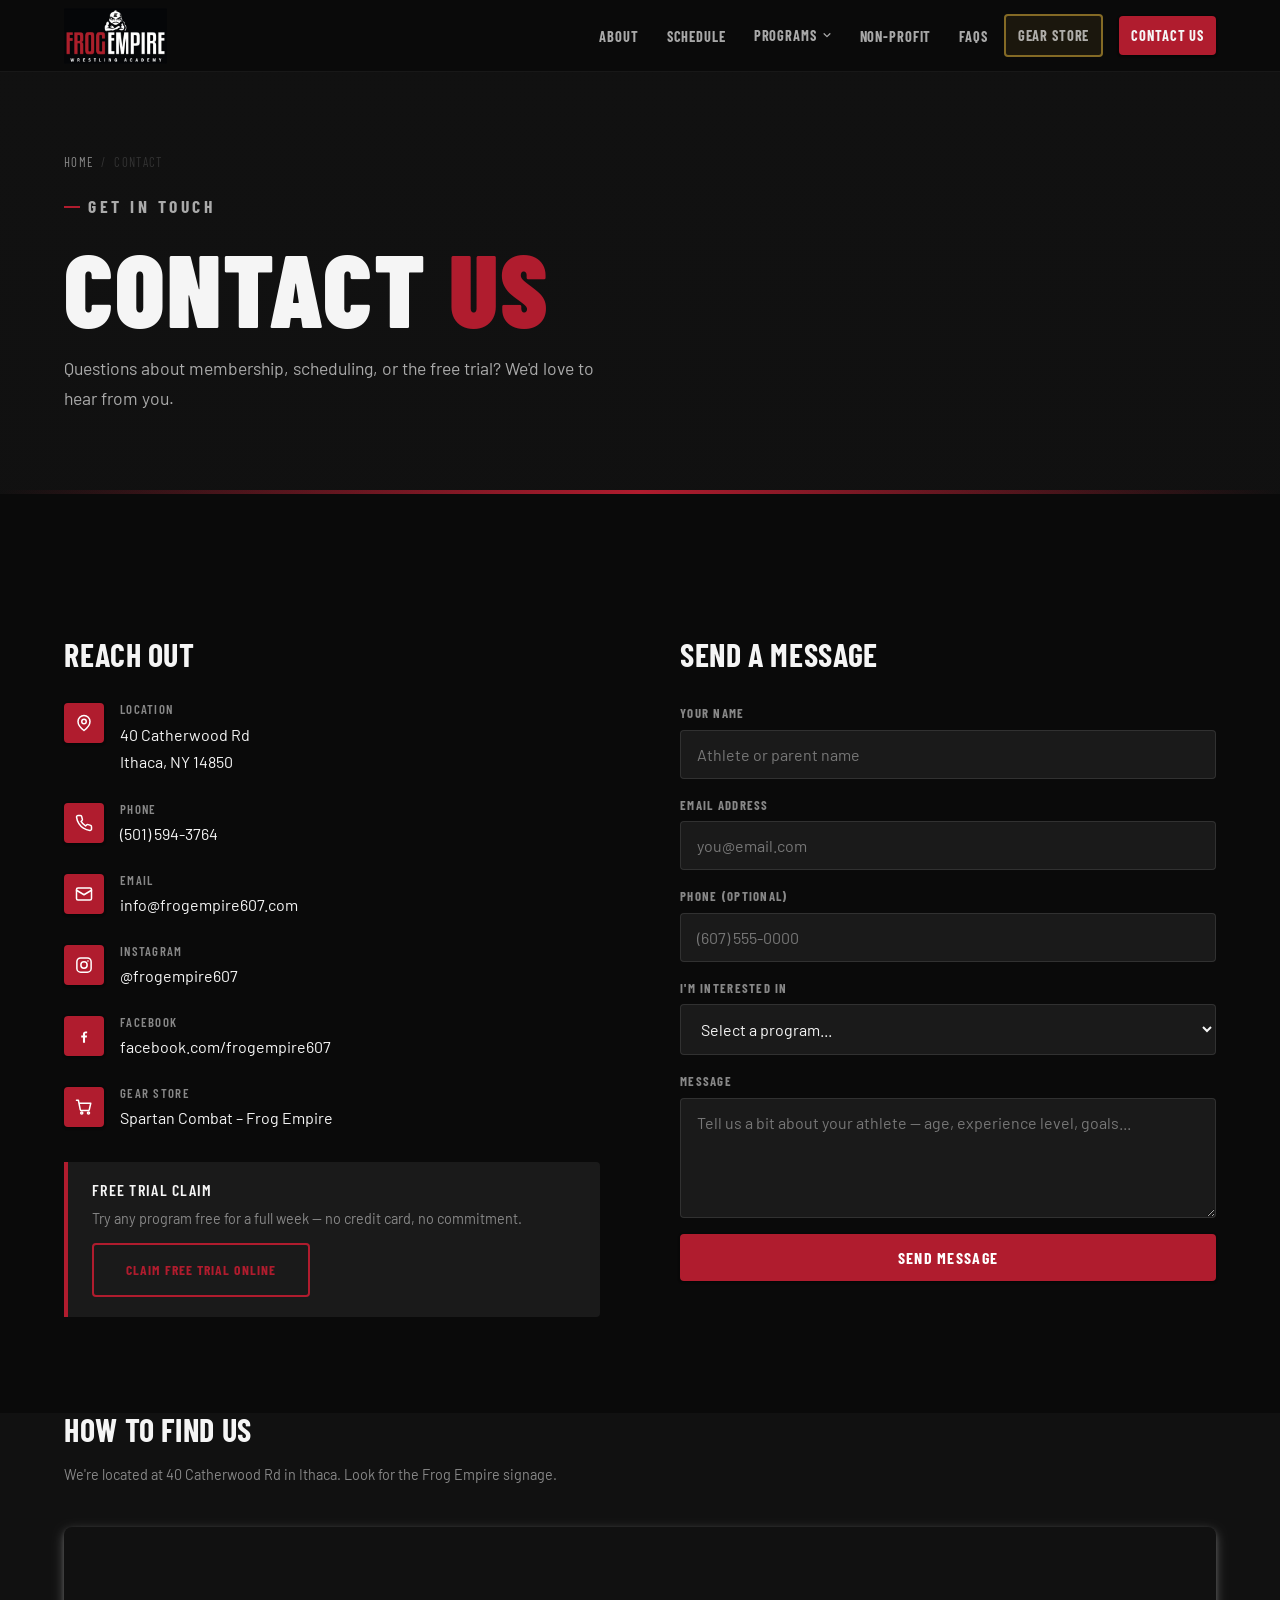
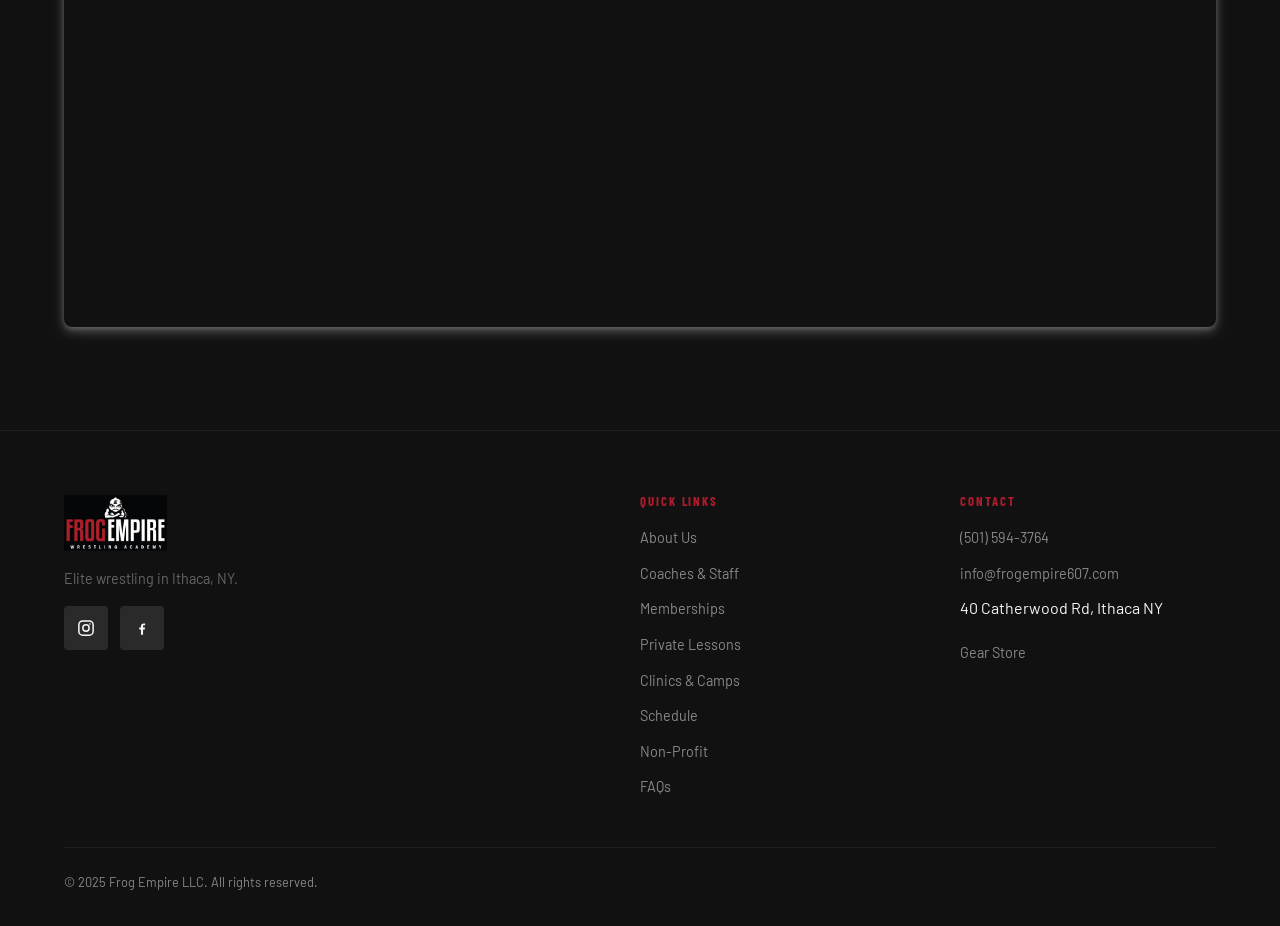
<file: contact.html>
<!DOCTYPE html>
<html lang="en">
<head>
  <meta charset="UTF-8" />
  <meta name="viewport" content="width=device-width, initial-scale=1.0" />
  <title>Contact Us | Frog Empire Wrestling Academy — Ithaca, NY</title>
  <meta name="description" content="Get in touch with Frog Empire Wrestling Academy. Located at 40 Catherwood Rd, Ithaca, NY. Call, email, or visit — free trial available for all programs." />
  <meta name="robots" content="index, follow" />
  <link rel="canonical" href="https://frogempire607.com/contact.html" />
  <meta property="og:type" content="website" />
  <meta property="og:site_name" content="Frog Empire Wrestling Academy" />
  <meta property="og:title" content="Contact Frog Empire Wrestling Academy" />
  <meta property="og:description" content="40 Catherwood Rd, Ithaca NY. Free trial for all programs." />
  <meta property="og:image" content="https://frogempire607.com/images/logo-badge.png" />
  <meta property="og:url" content="https://frogempire607.com/contact.html" />
  <meta name="twitter:card" content="summary" />
  <meta name="twitter:title" content="Contact Frog Empire Wrestling — Ithaca, NY" />
  <meta name="twitter:description" content="40 Catherwood Rd, Ithaca NY. Free trial available." />
  <link rel="stylesheet" href="css/style.css" />
  <link rel="icon" type="image/png" href="images/logo-badge.png" />
</head>
<body>
<a class="skip-link" href="#main">Skip to content</a>
<nav class="navbar">
  <div class="nav-inner">
    <a href="index.html" class="nav-logo"><img src="images/logo-banner.jpeg" alt="Frog Empire Wrestling Academy" /></a>
    <button class="nav-toggle" id="navToggle" aria-label="Toggle menu" aria-controls="navLinks" aria-expanded="false"><span></span><span></span><span></span></button>
    <ul class="nav-links" id="navLinks">
      <li><a href="about.html">About</a></li>
      <li><a href="schedule.html">Schedule</a></li>
      <li class="nav-dropdown">
        <a href="memberships.html">Programs<svg class="nav-caret" viewBox="0 0 12 12" fill="none" aria-hidden="true"><path d="M2.5 4.5L6 8l3.5-3.5" stroke="currentColor" stroke-width="1.5" stroke-linecap="round" stroke-linejoin="round"/></svg></a>
        <ul class="nav-dropdown-menu">
          <li><a href="memberships.html">Memberships</a></li>
          <li><a href="memberships.html#privates">Private Lessons</a></li>
          <li><a href="memberships.html#clinics">Clinics &amp; Camps</a></li>
          <li><a href="tyler-lehmann.html">Mindset Training</a></li>
        </ul>
      </li>
      <li><a href="https://www.frogempirefoundation.org" target="_blank" rel="noopener noreferrer">Non-Profit</a></li>
      <li><a href="faq.html">FAQs</a></li>
      <li><a href="https://www.icsmerch.com/collections/frog-empire?page=1#cac25b660d0df59da851ec04d2c12018" target="_blank" rel="noopener noreferrer" class="btn btn-gear">Gear Store</a></li>
      <li class="nav-cta"><a href="contact.html" class="btn btn-primary active">Contact Us</a></li>
    </ul>
  </div>
</nav>

<main id="main">

<section class="page-hero">
  <div class="container">
    <div class="breadcrumb"><a href="index.html">Home</a><span>/</span><span>Contact</span></div>
    <p class="section-label">Get in Touch</p>
    <h1>Contact <span class="text-red">Us</span></h1>
    <p>Questions about membership, scheduling, or the free trial? We'd love to hear from you.</p>
  </div>
</section>

<section class="section">
  <div class="container">
    <div class="contact-grid">

      <!-- Info -->
      <div>
        <h3 style="margin-bottom:32px;">Reach Out</h3>
        <div class="contact-info-item">
          <div class="contact-icon"><svg viewBox="0 0 24 24" fill="none" stroke="currentColor" stroke-width="2" stroke-linecap="round" stroke-linejoin="round" aria-hidden="true"><path d="M20 10c0 6-8 12-8 12s-8-6-8-12a8 8 0 1 1 16 0Z"/><circle cx="12" cy="10" r="3"/></svg></div>
          <div>
            <h4>Location</h4>
            <p>40 Catherwood Rd<br>Ithaca, NY 14850</p>
          </div>
        </div>
        <div class="contact-info-item">
          <div class="contact-icon"><svg viewBox="0 0 24 24" fill="none" stroke="currentColor" stroke-width="2" stroke-linecap="round" stroke-linejoin="round" aria-hidden="true"><path d="M22 16.92v3a2 2 0 0 1-2.18 2 19.79 19.79 0 0 1-8.63-3.07 19.5 19.5 0 0 1-6-6A19.79 19.79 0 0 1 2.08 4.18 2 2 0 0 1 4.06 2h3a2 2 0 0 1 2 1.72c.13.96.36 1.9.7 2.81a2 2 0 0 1-.45 2.11L8.09 9.91a16 16 0 0 0 6 6l1.27-1.27a2 2 0 0 1 2.11-.45c.91.34 1.85.57 2.81.7A2 2 0 0 1 22 16.92z"/></svg></div>
          <div>
            <h4>Phone</h4>
            <a href="tel:5015943764">(501) 594-3764</a>
          </div>
        </div>
        <div class="contact-info-item">
          <div class="contact-icon"><svg viewBox="0 0 24 24" fill="none" stroke="currentColor" stroke-width="2" stroke-linecap="round" stroke-linejoin="round" aria-hidden="true"><rect x="2" y="4" width="20" height="16" rx="2"/><path d="m22 7-10 6L2 7"/></svg></div>
          <div>
            <h4>Email</h4>
            <a href="mailto:info@frogempire607.com">info@frogempire607.com</a>
          </div>
        </div>
        <div class="contact-info-item">
          <div class="contact-icon"><svg viewBox="0 0 24 24" fill="none" stroke="currentColor" stroke-width="2" stroke-linecap="round" stroke-linejoin="round" aria-hidden="true"><rect x="2.5" y="2.5" width="19" height="19" rx="5"/><circle cx="12" cy="12" r="4.2"/><circle cx="17.3" cy="6.7" r="1.1" fill="currentColor" stroke="none"/></svg></div>
          <div>
            <h4>Instagram</h4>
            <a href="https://www.instagram.com/frogempire607" target="_blank" rel="noopener noreferrer">@frogempire607</a>
          </div>
        </div>
        <div class="contact-info-item">
          <div class="contact-icon"><svg viewBox="0 0 24 24" fill="currentColor" aria-hidden="true"><path d="M13.4 21v-6.9h2.3l.35-2.7H13.4V9.7c0-.78.22-1.32 1.34-1.32h1.43V5.97c-.25-.03-1.1-.1-2.08-.1-2.06 0-3.47 1.25-3.47 3.56v1.98H8.3v2.7h2.32V21h2.78z"/></svg></div>
          <div>
            <h4>Facebook</h4>
            <a href="https://www.facebook.com/frogempire607" target="_blank" rel="noopener noreferrer">facebook.com/frogempire607</a>
          </div>
        </div>
        <div class="contact-info-item">
          <div class="contact-icon"><svg viewBox="0 0 24 24" fill="none" stroke="currentColor" stroke-width="2" stroke-linecap="round" stroke-linejoin="round" aria-hidden="true"><circle cx="9" cy="20" r="1.4"/><circle cx="18" cy="20" r="1.4"/><path d="M2 3h2.5l2.5 12.5a1.6 1.6 0 0 0 1.6 1.3h8.9a1.6 1.6 0 0 0 1.57-1.28L21 7H5.1"/></svg></div>
          <div>
            <h4>Gear Store</h4>
            <a href="https://www.icsmerch.com/collections/frog-empire?page=1#cac25b660d0df59da851ec04d2c12018" target="_blank" rel="noopener noreferrer">Spartan Combat – Frog Empire</a>
          </div>
        </div>

        <div class="info-callout" style="margin-top:32px;">
          <h4>Free Trial Claim</h4>
          <p style="font-size:0.9rem; color:#888; margin-bottom:12px;">Try any program free for a full week — no credit card, no commitment.</p>
          <a href="https://athletix-os.com/member/signup?club=frogempire607&trial=1" class="btn btn-red-outline" style="font-size:0.85rem;">Claim Free Trial Online</a>
        </div>
      </div>

      <!-- Form -->
      <div>
        <h3 style="margin-bottom:32px;">Send a Message</h3>
        <form class="contact-form" id="contactForm" name="contact" method="POST" data-netlify="true">
          <input type="hidden" name="form-name" value="contact" />
          <div class="form-group">
            <label for="name">Your Name</label>
            <input type="text" id="name" name="name" placeholder="Athlete or parent name" required />
          </div>
          <div class="form-group">
            <label for="email">Email Address</label>
            <input type="email" id="email" name="email" placeholder="you@email.com" required />
          </div>
          <div class="form-group">
            <label for="phone">Phone (optional)</label>
            <input type="tel" id="phone" name="phone" placeholder="(607) 555-0000" />
          </div>
          <div class="form-group">
            <label for="interest">I'm Interested In</label>
            <select id="interest" name="interest">
              <option value="">Select a program...</option>
              <option value="free-trial">1 Week Free Trial</option>
              <option value="jr-frogs">Jr Frogs (K-6th Grade)</option>
              <option value="ms-hs">MS / HS (5th-12th Grade)</option>
              <option value="sunday">Sunday Funday (All Ages)</option>
              <option value="private-lesson">Private Lesson</option>
              <option value="clinic">Clinic</option>
              <option value="nonprofit">Non-Profit / Scholarship</option>
              <option value="other">General Question</option>
            </select>
          </div>
          <div class="form-group">
            <label for="message">Message</label>
            <textarea id="message" name="message" placeholder="Tell us a bit about your athlete — age, experience level, goals..."></textarea>
          </div>
          <button type="submit" class="btn btn-primary" style="width:100%;">Send Message</button>
        </form>
        <!-- Success message shown after submit -->
        <div id="formSuccess" style="display:none; text-align:center; padding:48px 24px; background:var(--gray-dark); border:1px solid rgba(209,55,55,0.3); border-radius:var(--radius-md);">
          <div style="font-size:2.5rem; margin-bottom:16px;">🐸</div>
          <h3 style="color:white; margin-bottom:12px;">Message Sent!</h3>
          <p style="color:#aaa; max-width:400px; margin:0 auto 8px;">Thanks for reaching out. A member of the Frog Empire team will get back to you as soon as possible.</p>
          <p style="color:#666; font-size:0.85rem;">Check your email for a confirmation.</p>
        </div>
      </div>
    </div>
  </div>
</section>

<!-- Map -->
<section class="section section--dark" style="padding-top:0;">
  <div class="container">
    <h3 style="margin-bottom:16px;">How to Find Us</h3>
    <p style="color:#888; margin-bottom:8px; font-size:0.9rem;">We're located at 40 Catherwood Rd in Ithaca. Look for the Frog Empire signage.</p>
    <iframe
      class="map-embed"
      style="height:400px;"
      src="https://www.google.com/maps/embed?pb=!1m18!1m12!1m3!1d2930.1!2d-76.5!3d42.4!2m3!1f0!2f0!3f0!3m2!1i1024!2i768!4f13.1!3m3!1m2!1s0x0%3A0x0!2s40+Catherwood+Rd+Ithaca+NY!5e0!3m2!1sen!2sus!4v1"
      allowfullscreen="" loading="lazy"
      title="Frog Empire Location">
    </iframe>
  </div>
</section>

</main>

<footer>
  <div class="container">
    <div class="footer-inner">
      <div class="footer-brand">
        <img src="images/logo-banner.jpeg" alt="Frog Empire Wrestling Academy" />
        <p>Elite wrestling in Ithaca, NY.</p>
        <div class="social-links" style="margin-top:16px;">
          <a href="https://www.instagram.com/frogempire607" target="_blank" rel="noopener noreferrer" aria-label="Instagram"><svg viewBox="0 0 24 24" fill="none" stroke="currentColor" stroke-width="2" stroke-linecap="round" stroke-linejoin="round" aria-hidden="true"><rect x="2.5" y="2.5" width="19" height="19" rx="5"/><circle cx="12" cy="12" r="4.2"/><circle cx="17.3" cy="6.7" r="1.1" fill="currentColor" stroke="none"/></svg></a>
          <a href="https://www.facebook.com/frogempire607" target="_blank" rel="noopener noreferrer" aria-label="Facebook"><svg viewBox="0 0 24 24" fill="currentColor" aria-hidden="true"><path d="M13.4 21v-6.9h2.3l.35-2.7H13.4V9.7c0-.78.22-1.32 1.34-1.32h1.43V5.97c-.25-.03-1.1-.1-2.08-.1-2.06 0-3.47 1.25-3.47 3.56v1.98H8.3v2.7h2.32V21h2.78z"/></svg></a>
        </div>
      </div>
      <div class="footer-col">
        <h4>Quick Links</h4>
        <ul>
          <li><a href="about.html">About Us</a></li>
          <li><a href="about.html#team">Coaches &amp; Staff</a></li>
          <li><a href="memberships.html">Memberships</a></li>
          <li><a href="memberships.html#privates">Private Lessons</a></li>
          <li><a href="memberships.html#clinics">Clinics &amp; Camps</a></li>
          <li><a href="schedule.html">Schedule</a></li>
          <li><a href="https://www.frogempirefoundation.org" target="_blank" rel="noopener noreferrer">Non-Profit</a></li>
          <li><a href="faq.html">FAQs</a></li>
        </ul>
      </div>
      <div class="footer-col">
        <h4>Contact</h4>
        <ul>
          <li><a href="tel:5015943764">(501) 594-3764</a></li>
          <li><a href="mailto:info@frogempire607.com">info@frogempire607.com</a></li>
          <li>40 Catherwood Rd, Ithaca NY</li>
          <li style="margin-top:8px;"><a href="https://www.icsmerch.com/collections/frog-empire?page=1#cac25b660d0df59da851ec04d2c12018" target="_blank" rel="noopener noreferrer">Gear Store</a></li>
        </ul>
      </div>
    </div>
    <div class="footer-bottom"><p>© 2025 Frog Empire LLC. All rights reserved.</p></div>
  </div>
</footer>
<button id="backToTop" aria-label="Back to top"><svg viewBox="0 0 24 24" width="20" height="20" fill="none" stroke="currentColor" stroke-width="2.5" stroke-linecap="round" stroke-linejoin="round" aria-hidden="true"><path d="m6 14 6-6 6 6"/></svg></button>
<script src="js/main.js"></script>
</body>
</html>
</file>
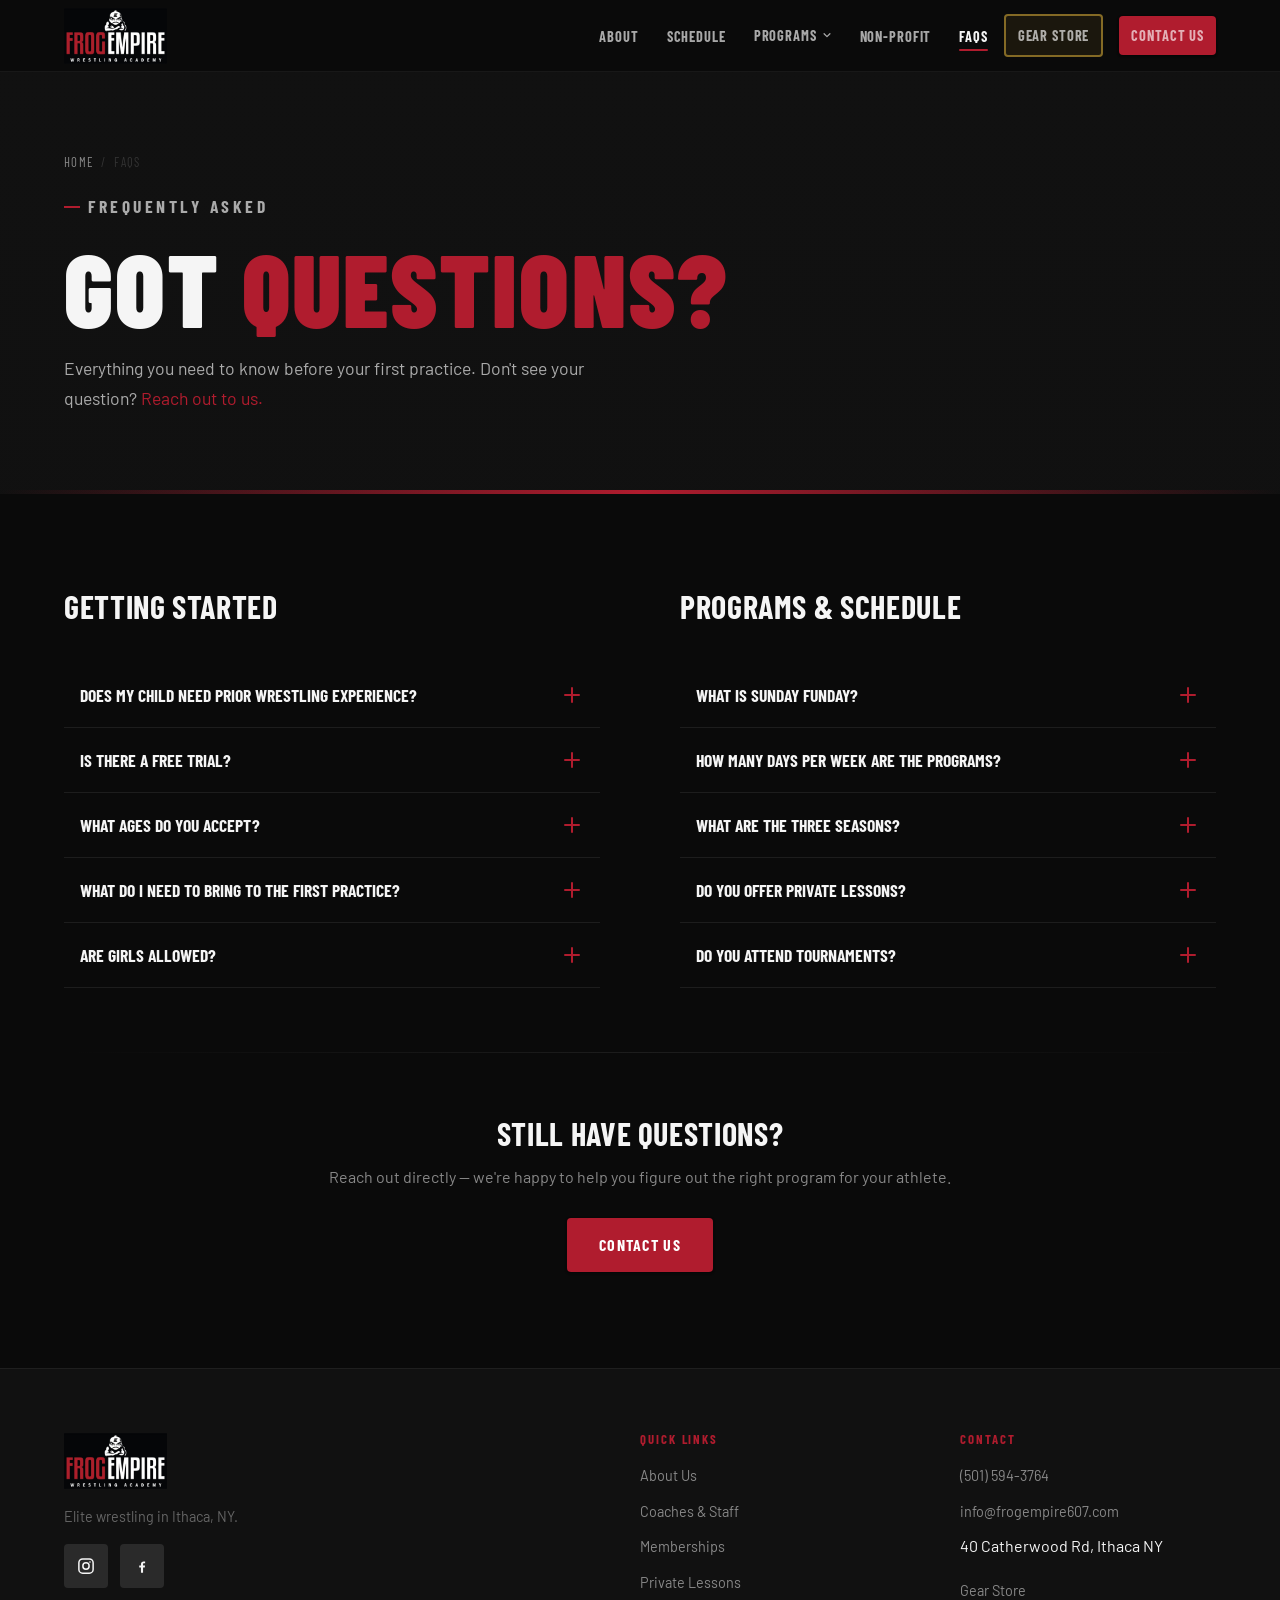
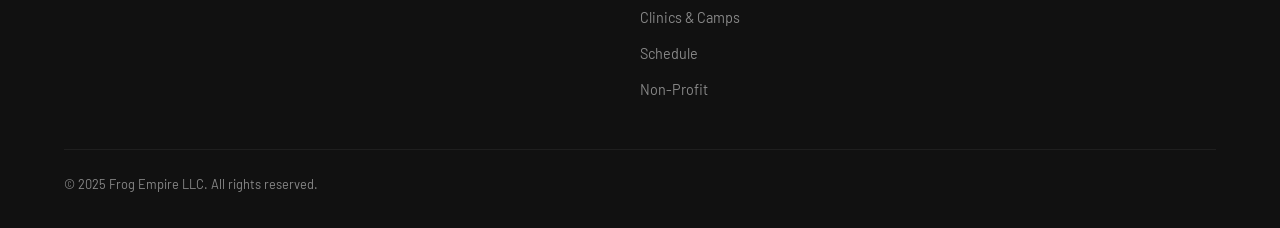
<file: faq.html>
<!DOCTYPE html>
<html lang="en">
<head>
  <meta charset="UTF-8" />
  <meta name="viewport" content="width=device-width, initial-scale=1.0" />
  <title>Wrestling FAQs | Frog Empire Wrestling Academy — Ithaca, NY</title>
  <meta name="description" content="Common questions about Frog Empire Wrestling Academy — free trials, age requirements, gear, schedule, tournament participation, private lessons, and more." />
  <meta name="robots" content="index, follow" />
  <link rel="canonical" href="https://frogempire607.com/faq.html" />
  <meta property="og:type" content="website" />
  <meta property="og:site_name" content="Frog Empire Wrestling Academy" />
  <meta property="og:title" content="Wrestling FAQs — Frog Empire Ithaca" />
  <meta property="og:description" content="Answers about age requirements, trials, gear, schedule, and tournaments." />
  <meta property="og:image" content="https://frogempire607.com/images/logo-badge.png" />
  <meta property="og:url" content="https://frogempire607.com/faq.html" />
  <meta name="twitter:card" content="summary" />
  <meta name="twitter:title" content="Wrestling FAQs — Frog Empire" />
  <meta name="twitter:description" content="Everything you need to know before your first practice." />
  <link rel="stylesheet" href="css/style.css" />
  <link rel="icon" type="image/png" href="images/logo-badge.png" />

  <!-- FAQ Schema -->
  <script type="application/ld+json">
  {
    "@context": "https://schema.org",
    "@type": "FAQPage",
    "mainEntity": [
      {
        "@type": "Question",
        "name": "Does my child need prior wrestling experience?",
        "acceptedAnswer": {
          "@type": "Answer",
          "text": "Not at all! We accept complete beginners at every program level. Our coaches are skilled at bringing new athletes up to speed quickly and safely."
        }
      },
      {
        "@type": "Question",
        "name": "Is there a free trial?",
        "acceptedAnswer": {
          "@type": "Answer",
          "text": "Yes — 1 week FREE for everyone! No credit card, no commitment. Just show up and try it out."
        }
      },
      {
        "@type": "Question",
        "name": "What ages do you accept?",
        "acceptedAnswer": {
          "@type": "Answer",
          "text": "Jr Frogs is for K–6th Grade. MS/HS is for 5th–12th Grade. Sunday Funday is open to all ages. We accept boys and girls in all programs."
        }
      },
      {
        "@type": "Question",
        "name": "What do I need to bring to the first practice?",
        "acceptedAnswer": {
          "@type": "Answer",
          "text": "Wear comfortable athletic clothing. Wrestling shoes are recommended but not required for the first session. Bring a water bottle."
        }
      },
      {
        "@type": "Question",
        "name": "Are girls allowed?",
        "acceptedAnswer": {
          "@type": "Answer",
          "text": "Absolutely. Girls are welcome in all programs — Jr Frogs, MS/HS, and Sunday Funday."
        }
      },
      {
        "@type": "Question",
        "name": "Do you offer private lessons?",
        "acceptedAnswer": {
          "@type": "Answer",
          "text": "Yes! Private lessons are available for members and non-members at different pricing tiers based on coach level."
        }
      },
      {
        "@type": "Question",
        "name": "Do you attend tournaments?",
        "acceptedAnswer": {
          "@type": "Answer",
          "text": "Yes. Tournament participation is included with membership. Our staff coordinates travel and preparation for local, regional, and national events."
        }
      },
      {
        "@type": "Question",
        "name": "How many days per week are the programs?",
        "acceptedAnswer": {
          "@type": "Answer",
          "text": "Jr Frogs: 2 weekday sessions + Sunday Funday (3x/week). MS/HS: 3 weekday sessions + Sunday Funday (4x/week). Sunday Funday: once per week on Sundays only."
        }
      },
      {
        "@type": "Question",
        "name": "What are the three seasons?",
        "acceptedAnswer": {
          "@type": "Answer",
          "text": "Olympic Season (March 1–July 18), Pre-Season (August 1–November 1), and Folkstyle Season (November 1–March 1). Memberships are seasonal. We are currently in Folkstyle Season, and that schedule runs until wrestling season ends March 1."
        }
      }
    ]
  }
  </script>
</head>
<body>
<a class="skip-link" href="#main">Skip to content</a>
<nav class="navbar">
  <div class="nav-inner">
    <a href="index.html" class="nav-logo"><img src="images/logo-banner.jpeg" alt="Frog Empire Wrestling Academy" /></a>
    <button class="nav-toggle" id="navToggle" aria-label="Toggle menu" aria-controls="navLinks" aria-expanded="false"><span></span><span></span><span></span></button>
    <ul class="nav-links" id="navLinks">
      <li><a href="about.html">About</a></li>
      <li><a href="schedule.html">Schedule</a></li>
      <li class="nav-dropdown">
        <a href="memberships.html">Programs<svg class="nav-caret" viewBox="0 0 12 12" fill="none" aria-hidden="true"><path d="M2.5 4.5L6 8l3.5-3.5" stroke="currentColor" stroke-width="1.5" stroke-linecap="round" stroke-linejoin="round"/></svg></a>
        <ul class="nav-dropdown-menu">
          <li><a href="memberships.html">Memberships</a></li>
          <li><a href="memberships.html#privates">Private Lessons</a></li>
          <li><a href="memberships.html#clinics">Clinics &amp; Camps</a></li>
          <li><a href="tyler-lehmann.html">Mindset Training</a></li>
        </ul>
      </li>
      <li><a href="https://www.frogempirefoundation.org" target="_blank" rel="noopener noreferrer">Non-Profit</a></li>
      <li><a href="faq.html" class="active">FAQs</a></li>
      <li><a href="https://www.icsmerch.com/collections/frog-empire?page=1#cac25b660d0df59da851ec04d2c12018" target="_blank" rel="noopener noreferrer" class="btn btn-gear">Gear Store</a></li>
      <li class="nav-cta"><a href="contact.html" class="btn btn-primary">Contact Us</a></li>
    </ul>
  </div>
</nav>

<main id="main">

<section class="page-hero">
  <div class="container">
    <div class="breadcrumb"><a href="index.html">Home</a><span>/</span><span>FAQs</span></div>
    <p class="section-label">Frequently Asked</p>
    <h1>Got <span class="text-red">Questions?</span></h1>
    <p>Everything you need to know before your first practice. Don't see your question? <a href="mailto:info@frogempire607.com" style="color:var(--red);">Reach out to us.</a></p>
  </div>
</section>

<section class="section">
  <div class="container">
    <div style="display:grid; grid-template-columns:1fr 1fr; gap:80px; align-items:start;">
      <div>
        <h3 style="margin-bottom:32px;">Getting Started</h3>
        <div class="faq-list">
          <div class="faq-item">
            <button class="faq-question"><span>Does my child need prior wrestling experience?</span><div class="faq-icon"></div></button>
            <div class="faq-answer"><p>Not at all! We accept complete beginners at every program level. "Never Wrestled — we got you!" is one of our core promises. Our coaches are skilled at bringing new athletes up to speed quickly and safely.</p></div>
          </div>
          <div class="faq-item">
            <button class="faq-question"><span>Is there a free trial?</span><div class="faq-icon"></div></button>
            <div class="faq-answer"><p>Yes — 1 week FREE for everyone! No credit card, no commitment. Just show up and try it out. <a href="https://athletix-os.com/member/signup?club=frogempire607&trial=1" style="color:var(--red);">Claim your free trial here.</a></p></div>
          </div>
          <div class="faq-item">
            <button class="faq-question"><span>What ages do you accept?</span><div class="faq-icon"></div></button>
            <div class="faq-answer"><p>Jr Frogs is for K–6th Grade. MS/HS is for 5th–12th Grade. Sunday Funday is open to all ages. We accept boys and girls in all programs.</p></div>
          </div>
          <div class="faq-item">
            <button class="faq-question"><span>What do I need to bring to the first practice?</span><div class="faq-icon"></div></button>
            <div class="faq-answer"><p>Wear comfortable athletic clothing. Wrestling shoes are recommended but not required for the first session. We'll guide you on gear once you decide to join. Stay hydrated — bring a water bottle.</p></div>
          </div>
          <div class="faq-item">
            <button class="faq-question"><span>Are girls allowed?</span><div class="faq-icon"></div></button>
            <div class="faq-answer"><p>Absolutely. Girls are welcome in all programs — Jr Frogs, MS/HS, and Sunday Funday. We are proud to develop all athletes regardless of gender.</p></div>
          </div>
        </div>
      </div>
      <div>
        <h3 style="margin-bottom:32px;">Programs &amp; Schedule</h3>
        <div class="faq-list">
          <div class="faq-item">
            <button class="faq-question"><span>What is Sunday Funday?</span><div class="faq-icon"></div></button>
            <div class="faq-answer"><p>Sunday Funday is our open-to-all session on Sundays (Jr Frogs run 1:15 – 2:15 PM). It's designed for athletes who can only make it once a week — you still get high-level coaching and quality training partners. All ages and all skill levels welcome.</p></div>
          </div>
          <div class="faq-item">
            <button class="faq-question"><span>How many days per week are the programs?</span><div class="faq-icon"></div></button>
            <div class="faq-answer"><p>Jr Frogs: 2 weekday sessions + Sunday Funday (3x/week). MS/HS: 3 weekday sessions + Sunday Funday (4x/week) — Mon / Tue / Thu 7:00 – 8:30 PM. Sunday Funday: once per week on Sundays only.</p></div>
          </div>
          <div class="faq-item">
            <button class="faq-question"><span>What are the three seasons?</span><div class="faq-icon"></div></button>
            <div class="faq-answer"><p>Olympic Season (March 1–July 18), Pre-Season (August 1–November 1), and Folkstyle Season (November 1–March 1). Memberships are seasonal — you enroll per season. We are currently in <strong>Folkstyle Season</strong>, and this is the schedule until wrestling season ends March 1.</p></div>
          </div>
          <div class="faq-item">
            <button class="faq-question"><span>Do you offer private lessons?</span><div class="faq-icon"></div></button>
            <div class="faq-answer"><p>Yes! Private lessons are available for members and non-members. See full pricing on the <a href="memberships.html#privates" style="color:var(--red);">Memberships page</a>, or click a coach's photo on the <a href="about.html#team" style="color:var(--red);">About page</a> to email them directly.</p></div>
          </div>
          <div class="faq-item">
            <button class="faq-question"><span>Do you attend tournaments?</span><div class="faq-icon"></div></button>
            <div class="faq-answer"><p>Yes. Tournament participation is included with membership. Our staff coordinates travel and preparation for local, regional, and national events throughout the year.</p></div>
          </div>
        </div>
      </div>
    </div>

    <div class="divider-line"></div>

    <div style="text-align:center;">
      <h3 style="margin-bottom:12px;">Still Have Questions?</h3>
      <p style="color:#888; margin-bottom:28px;">Reach out directly — we're happy to help you figure out the right program for your athlete.</p>
      <a href="contact.html" class="btn btn-primary">Contact Us</a>
    </div>
  </div>
</section>

</main>

<footer>
  <div class="container">
    <div class="footer-inner">
      <div class="footer-brand">
        <img src="images/logo-banner.jpeg" alt="Frog Empire Wrestling Academy" />
        <p>Elite wrestling in Ithaca, NY.</p>
        <div class="social-links" style="margin-top:16px;">
          <a href="https://www.instagram.com/frogempire607" target="_blank" rel="noopener noreferrer" aria-label="Instagram"><svg viewBox="0 0 24 24" fill="none" stroke="currentColor" stroke-width="2" stroke-linecap="round" stroke-linejoin="round" aria-hidden="true"><rect x="2.5" y="2.5" width="19" height="19" rx="5"/><circle cx="12" cy="12" r="4.2"/><circle cx="17.3" cy="6.7" r="1.1" fill="currentColor" stroke="none"/></svg></a>
          <a href="https://www.facebook.com/frogempire607" target="_blank" rel="noopener noreferrer" aria-label="Facebook"><svg viewBox="0 0 24 24" fill="currentColor" aria-hidden="true"><path d="M13.4 21v-6.9h2.3l.35-2.7H13.4V9.7c0-.78.22-1.32 1.34-1.32h1.43V5.97c-.25-.03-1.1-.1-2.08-.1-2.06 0-3.47 1.25-3.47 3.56v1.98H8.3v2.7h2.32V21h2.78z"/></svg></a>
        </div>
      </div>
      <div class="footer-col">
        <h4>Quick Links</h4>
        <ul>
          <li><a href="about.html">About Us</a></li>
          <li><a href="about.html#team">Coaches &amp; Staff</a></li>
          <li><a href="memberships.html">Memberships</a></li>
          <li><a href="memberships.html#privates">Private Lessons</a></li>
          <li><a href="memberships.html#clinics">Clinics &amp; Camps</a></li>
          <li><a href="schedule.html">Schedule</a></li>
          <li><a href="https://www.frogempirefoundation.org" target="_blank" rel="noopener noreferrer">Non-Profit</a></li>
        </ul>
      </div>
      <div class="footer-col">
        <h4>Contact</h4>
        <ul>
          <li><a href="tel:5015943764">(501) 594-3764</a></li>
          <li><a href="mailto:info@frogempire607.com">info@frogempire607.com</a></li>
          <li>40 Catherwood Rd, Ithaca NY</li>
          <li style="margin-top:8px;"><a href="https://www.icsmerch.com/collections/frog-empire?page=1#cac25b660d0df59da851ec04d2c12018" target="_blank" rel="noopener noreferrer">Gear Store</a></li>
        </ul>
      </div>
    </div>
    <div class="footer-bottom"><p>© 2025 Frog Empire LLC. All rights reserved.</p></div>
  </div>
</footer>
<button id="backToTop" aria-label="Back to top"><svg viewBox="0 0 24 24" width="20" height="20" fill="none" stroke="currentColor" stroke-width="2.5" stroke-linecap="round" stroke-linejoin="round" aria-hidden="true"><path d="m6 14 6-6 6 6"/></svg></button>
<script src="js/main.js"></script>
</body>
</html>
</file>
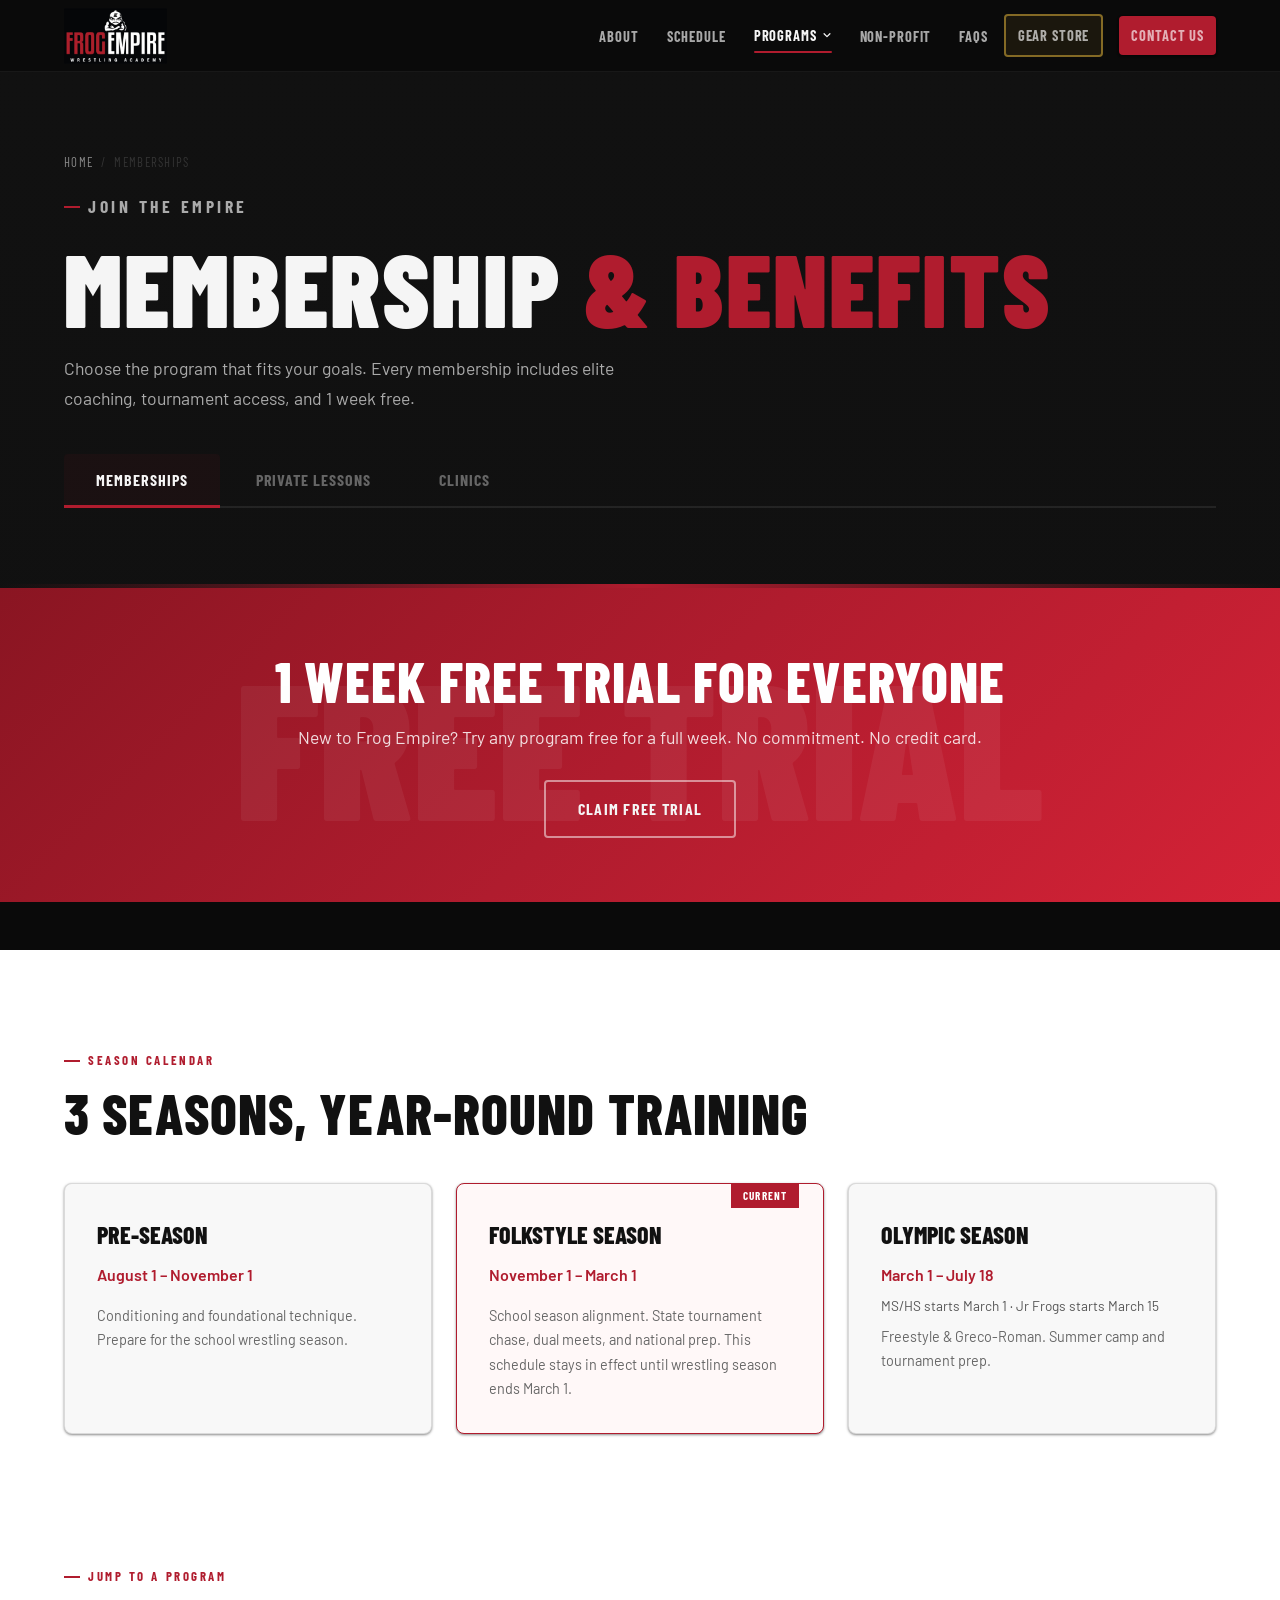
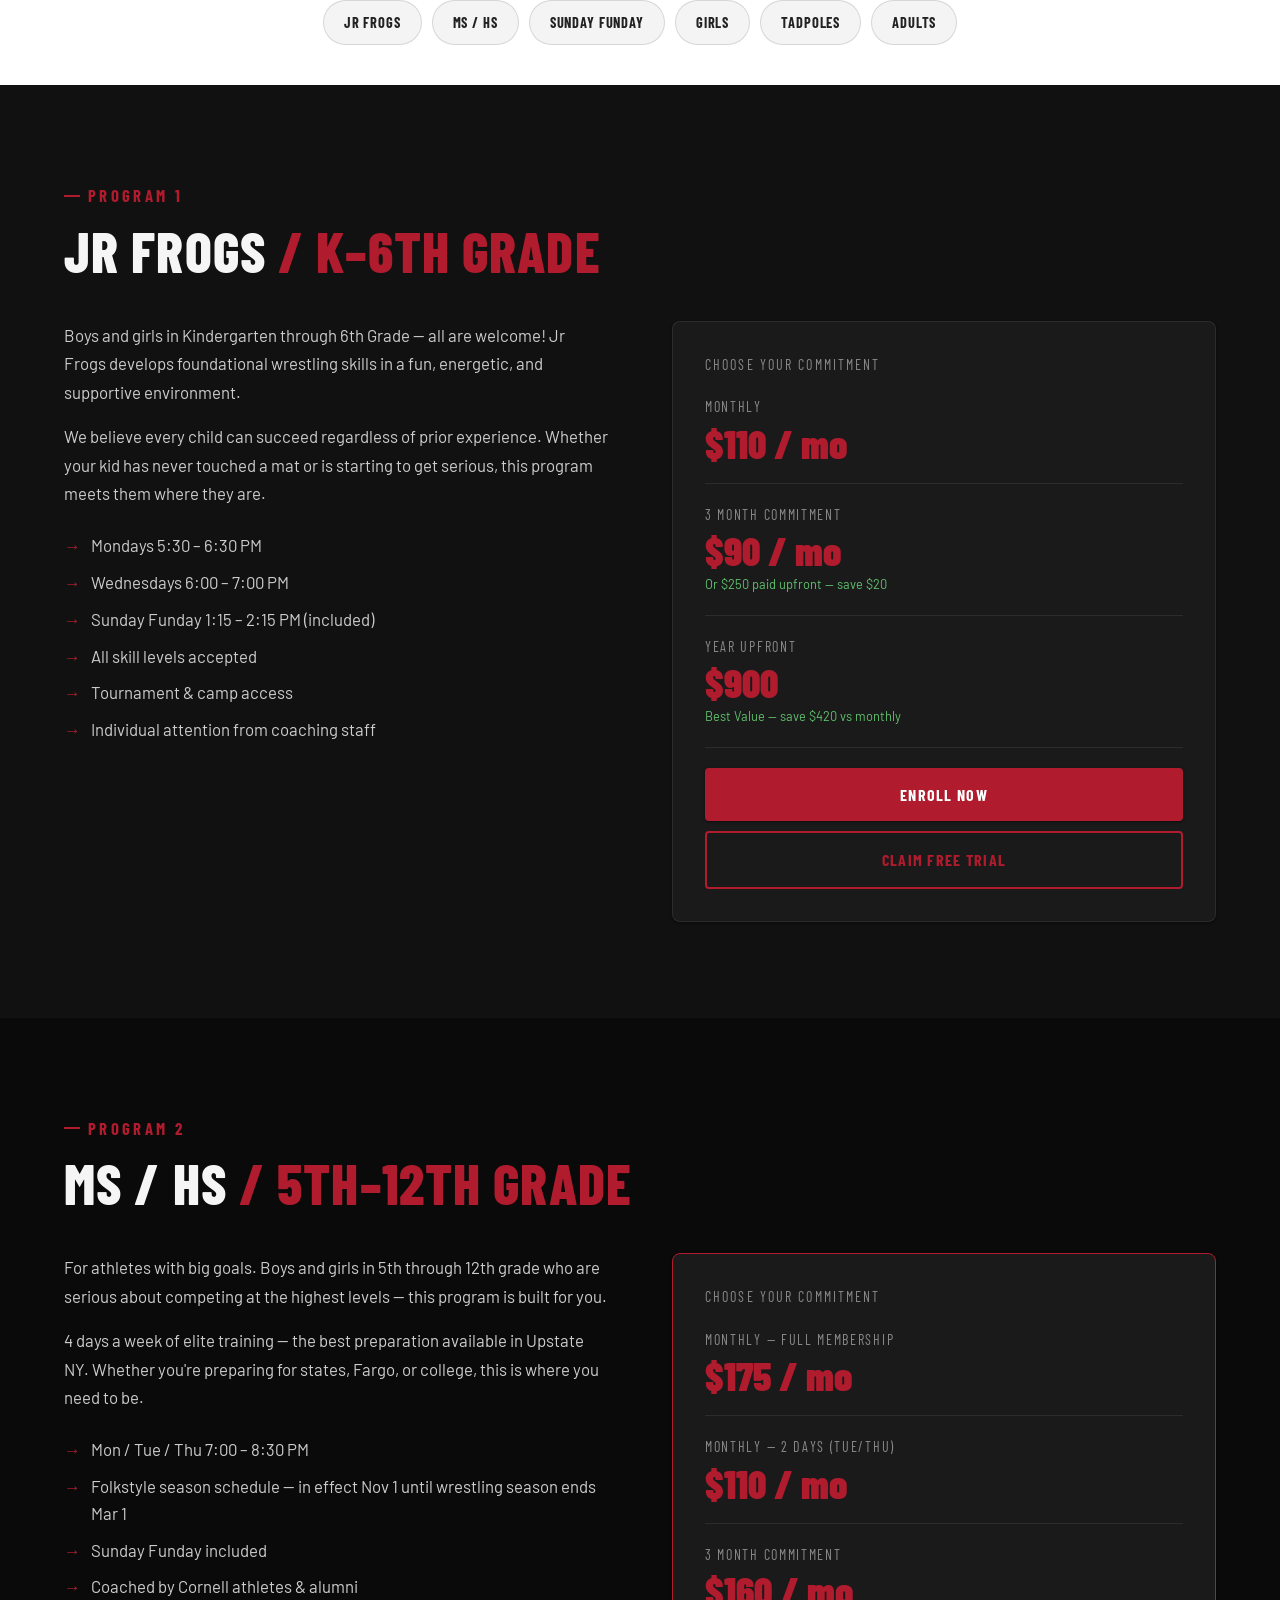
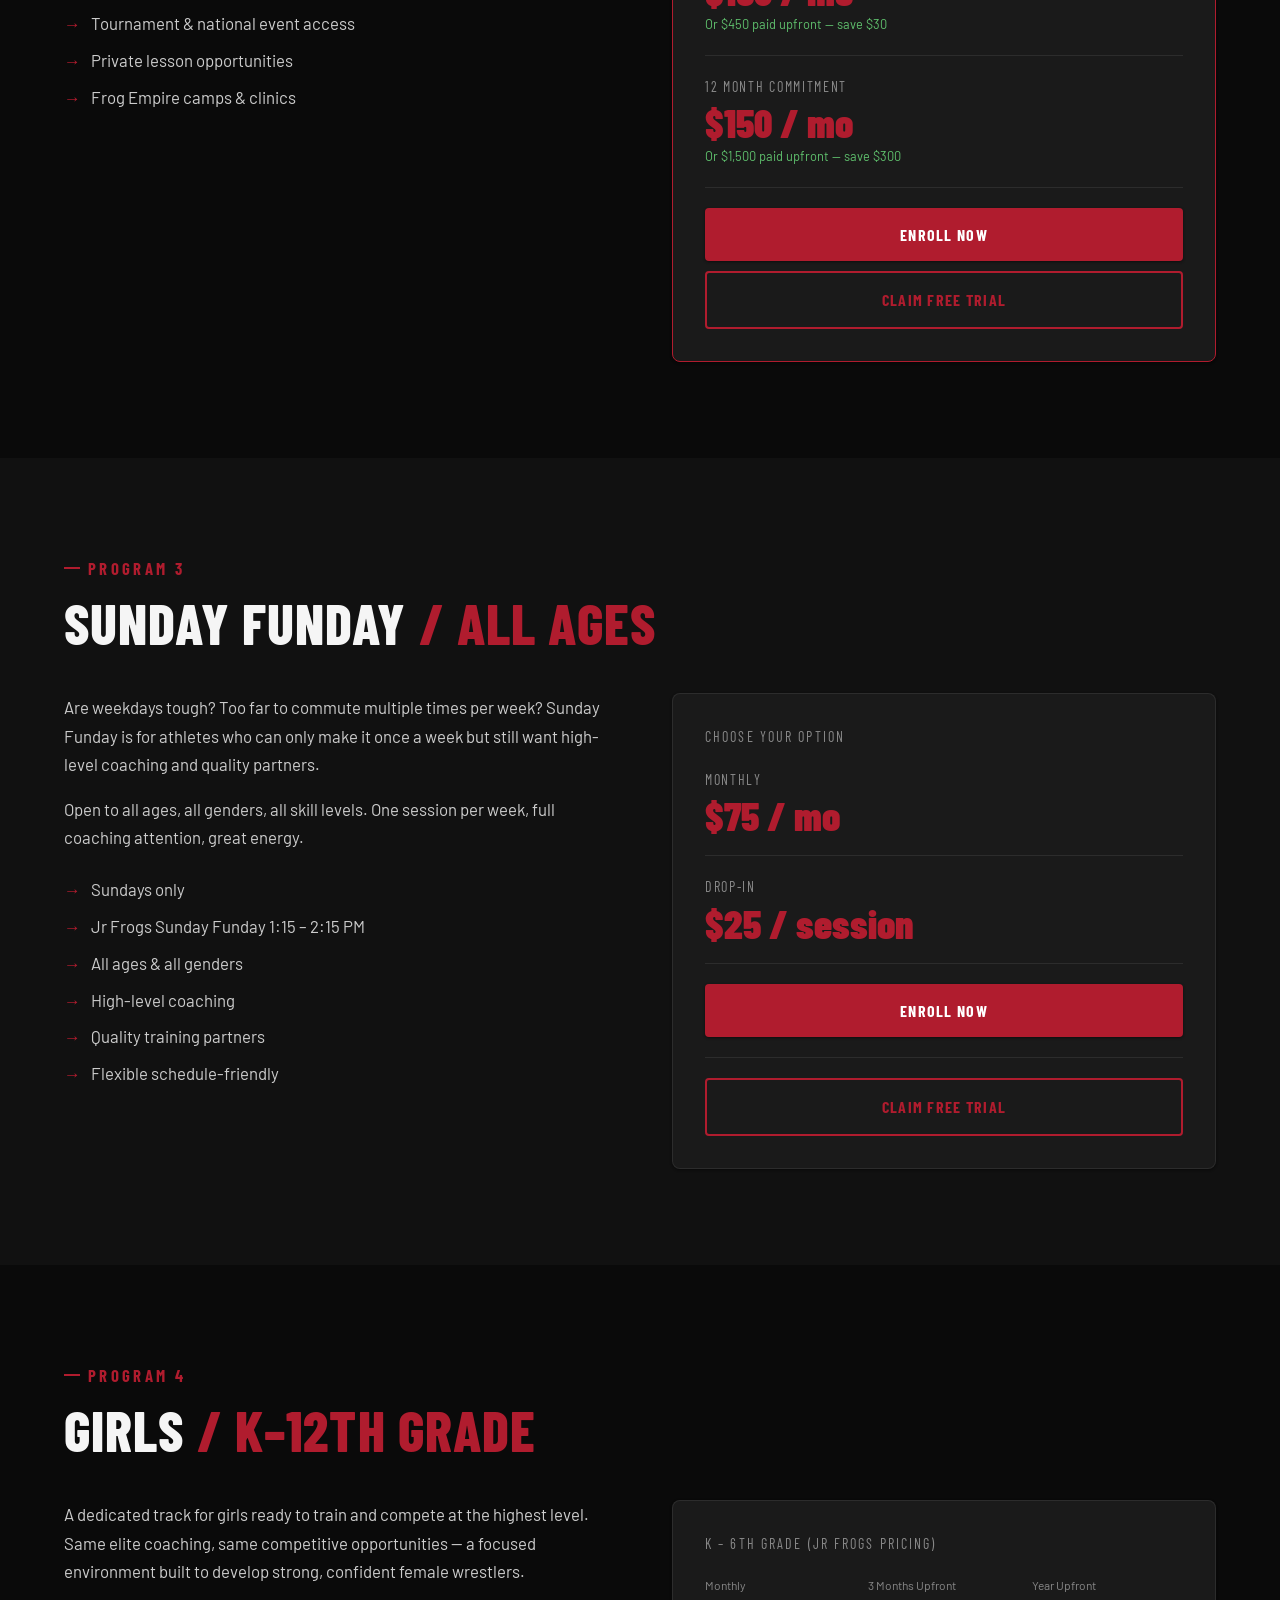
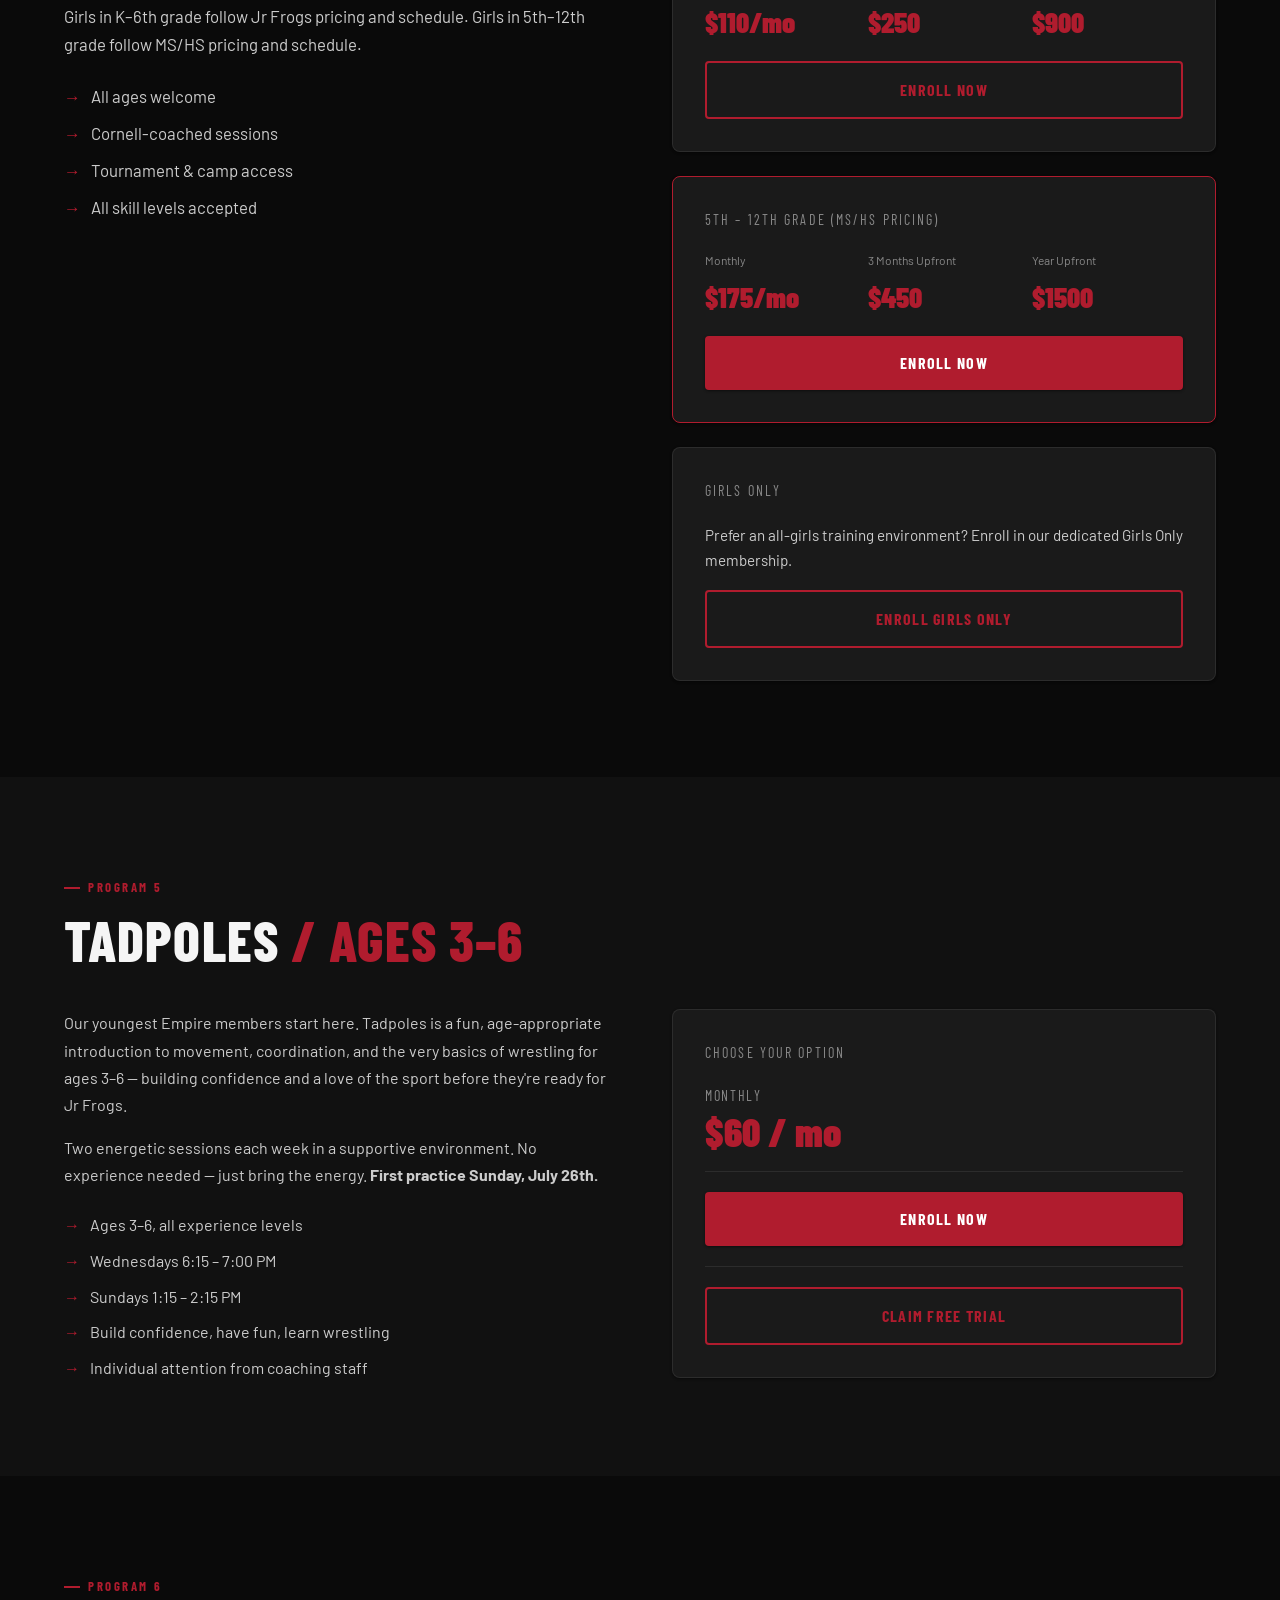
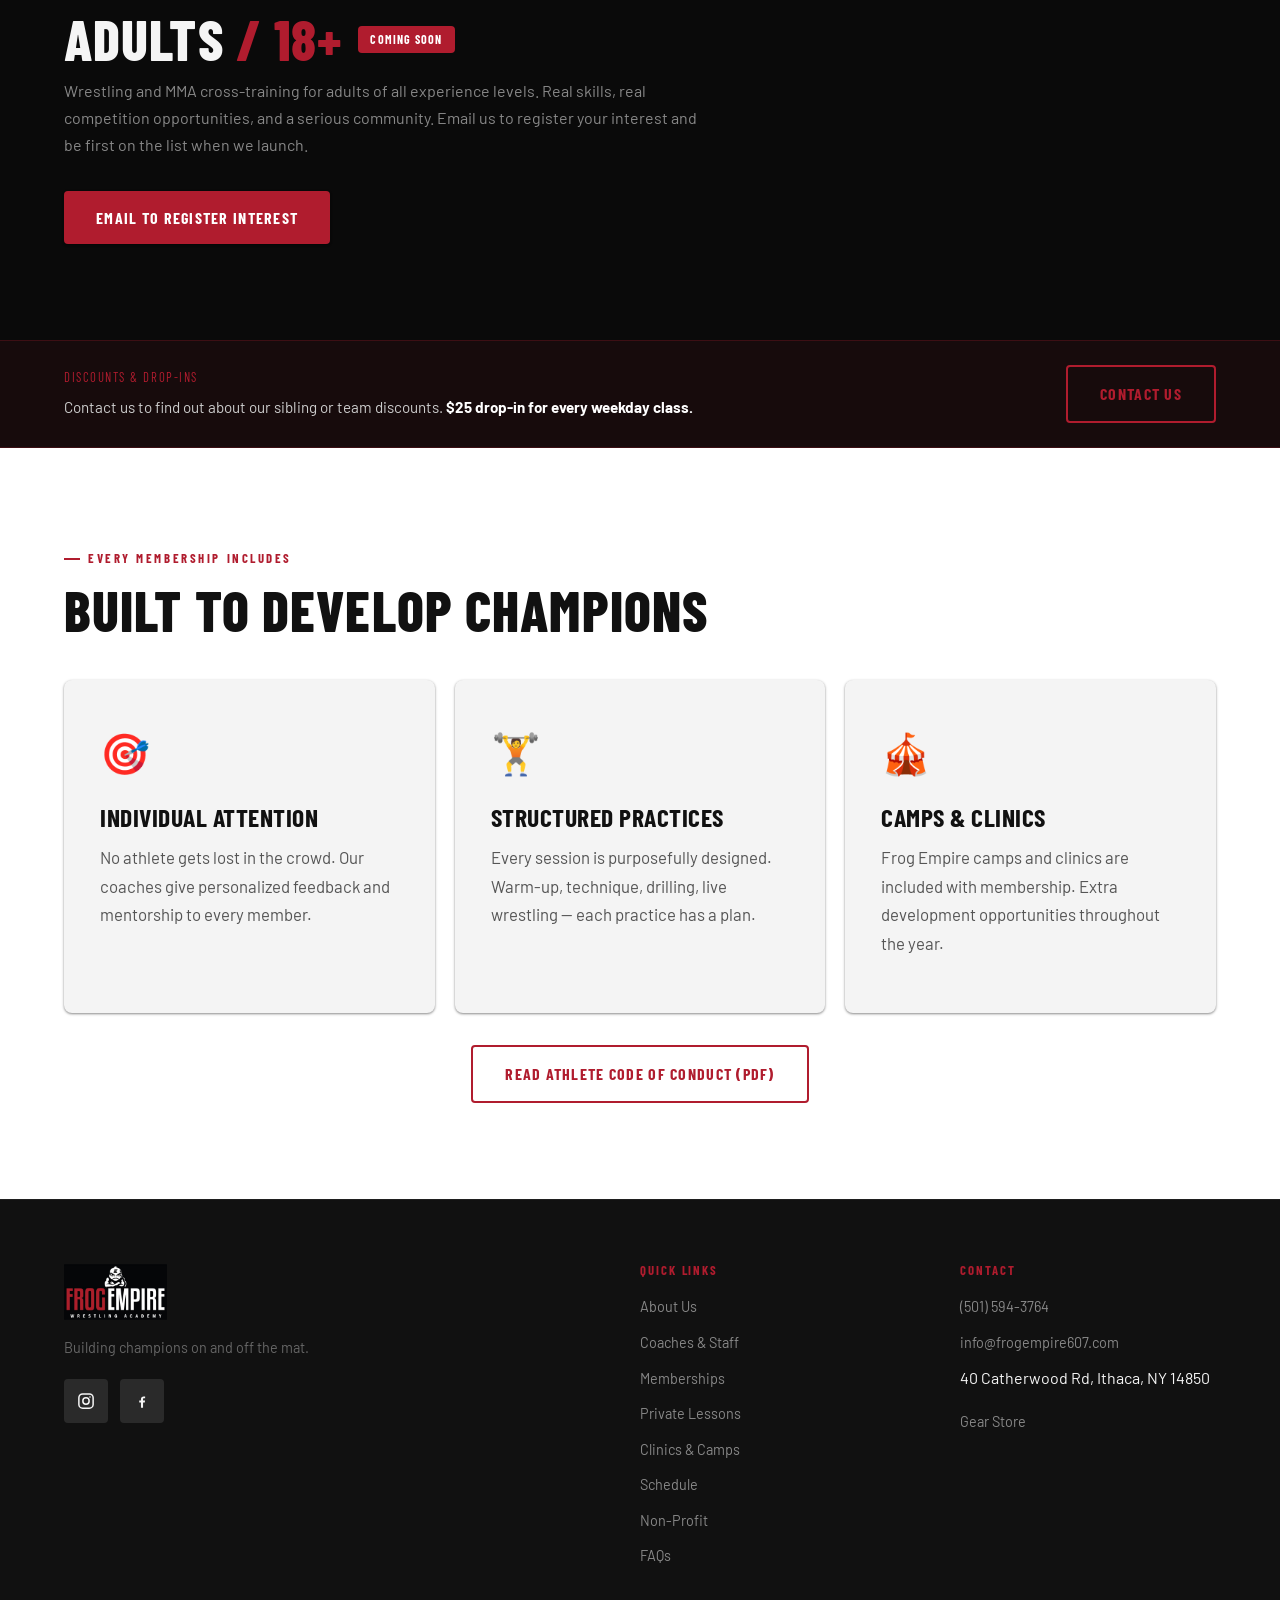
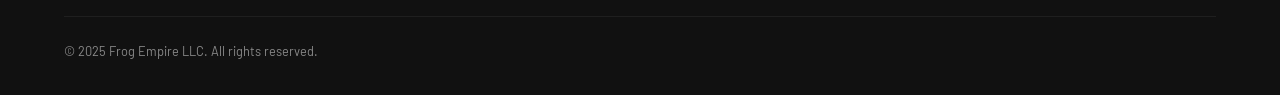
<file: memberships.html>
<!DOCTYPE html>
<html lang="en">
<head>
  <meta charset="UTF-8" />
  <meta name="viewport" content="width=device-width, initial-scale=1.0" />
  <title>Memberships &amp; Pricing | Wrestling Programs — Frog Empire Ithaca, NY</title>
  <meta name="description" content="Wrestling memberships from $60–$175/mo. Jr Frogs (K–6), MS/HS competitive, Sunday Funday, Girls, private lessons &amp; clinics. Free 1-week trial. Ithaca, NY." />
  <meta name="robots" content="index, follow" />
  <link rel="canonical" href="https://frogempire607.com/memberships.html" />
  <meta property="og:type" content="website" />
  <meta property="og:site_name" content="Frog Empire Wrestling Academy" />
  <meta property="og:title" content="Wrestling Memberships &amp; Pricing — Frog Empire Ithaca" />
  <meta property="og:description" content="Programs from $60–$175/mo. Free 1-week trial. Private lessons, clinics, and competitive training." />
  <meta property="og:image" content="https://frogempire607.com/images/logo-badge.png" />
  <meta property="og:url" content="https://frogempire607.com/memberships.html" />
  <meta name="twitter:card" content="summary_large_image" />
  <meta name="twitter:title" content="Wrestling Memberships — Frog Empire Ithaca" />
  <meta name="twitter:description" content="Programs from $60/mo. Free trial. Private lessons &amp; clinics." />
  <meta name="twitter:image" content="https://frogempire607.com/images/logo-badge.png" />
  <link rel="stylesheet" href="css/style.css" />
  <link rel="icon" type="image/png" href="images/logo-badge.png" />
</head>
<body>

<a class="skip-link" href="#main">Skip to content</a>
<nav class="navbar">
  <div class="nav-inner">
    <a href="index.html" class="nav-logo">
      <img src="images/logo-banner.jpeg" alt="Frog Empire Wrestling Academy" />
    </a>
    <button class="nav-toggle" id="navToggle" aria-label="Toggle menu" aria-controls="navLinks" aria-expanded="false">
      <span></span><span></span><span></span>
    </button>
    <ul class="nav-links" id="navLinks">
      <li><a href="about.html">About</a></li>
      <li><a href="schedule.html">Schedule</a></li>
      <li class="nav-dropdown">
        <a href="memberships.html" class="active">Programs<svg class="nav-caret" viewBox="0 0 12 12" fill="none" aria-hidden="true"><path d="M2.5 4.5L6 8l3.5-3.5" stroke="currentColor" stroke-width="1.5" stroke-linecap="round" stroke-linejoin="round"/></svg></a>
        <ul class="nav-dropdown-menu">
          <li><a href="memberships.html">Memberships</a></li>
          <li><a href="memberships.html#privates">Private Lessons</a></li>
          <li><a href="memberships.html#clinics">Clinics &amp; Camps</a></li>
          <li><a href="tyler-lehmann.html">Mindset Training</a></li>
        </ul>
      </li>
      <li><a href="https://www.frogempirefoundation.org" target="_blank" rel="noopener noreferrer">Non-Profit</a></li>
      <li><a href="faq.html">FAQs</a></li>
      <li><a href="https://www.icsmerch.com/collections/frog-empire?page=1#cac25b660d0df59da851ec04d2c12018" target="_blank" rel="noopener noreferrer" class="btn btn-gear">Gear Store</a></li>
      <li class="nav-cta"><a href="contact.html" class="btn btn-primary">Contact Us</a></li>
    </ul>
  </div>
</nav>

<main id="main">

<section class="page-hero">
  <div class="container">
    <div class="breadcrumb"><a href="index.html">Home</a><span>/</span><span>Memberships</span></div>
    <p class="section-label">Join the Empire</p>
    <h1>Membership <span class="text-red">&amp; Benefits</span></h1>
    <p>Choose the program that fits your goals. Every membership includes elite coaching, tournament access, and 1 week free.</p>

    <!-- TOP-LEVEL TABS -->
    <div class="page-tabs" id="membershipTabs">
      <button class="page-tab-btn active" data-panel="panel-programs">Memberships</button>
      <button class="page-tab-btn" data-panel="panel-privates">Private Lessons</button>
      <button class="page-tab-btn" data-panel="panel-clinics">Clinics</button>
    </div>
  </div>
</section>

<!-- FREE TRIAL (always visible) -->
<div class="trial-banner">
  <div class="container">
    <h2>1 Week FREE Trial for Everyone</h2>
    <p>New to Frog Empire? Try any program free for a full week. No commitment. No credit card.</p>
    <a href="https://athletix-os.com/member/signup?club=frogempire607&trial=1" class="btn btn-outline">Claim Free Trial</a>
  </div>
</div>

<!-- =============================================
     TAB: PROGRAMS
     ============================================= -->
<div class="page-tab-panel active" id="panel-programs">

  <!-- SEASONS -->
  <section class="section section--white">
    <div class="container">
      <p class="section-label">Season Calendar</p>
      <h2 class="section-title">3 Seasons, Year-Round Training</h2>
      <div class="seasons-grid" style="margin-top:40px;">
        <div class="season-card fade-up" style="background:#f8f8f8;">
          <div class="season-name">Pre-Season</div>
          <div class="season-dates">August 1 – November 1</div>
          <p style="color:#666; font-size:0.9rem; margin-top:8px;">Conditioning and foundational technique. Prepare for the school wrestling season.</p>
        </div>
        <div class="season-card current fade-up" style="border-color:var(--red); background:#fff8f8;">
          <div class="season-badge">Current</div>
          <div class="season-name">Folkstyle Season</div>
          <div class="season-dates">November 1 – March 1</div>
          <p style="color:#666; font-size:0.9rem; margin-top:8px;">School season alignment. State tournament chase, dual meets, and national prep. This schedule stays in effect until wrestling season ends March 1.</p>
        </div>
        <div class="season-card fade-up" style="background:#f8f8f8;">
          <div class="season-name">Olympic Season</div>
          <div class="season-dates">March 1 – July 18</div>
          <p style="color:#555; font-size:0.85rem; margin:-10px 0 0;">MS/HS starts March 1 · Jr Frogs starts March 15</p>
          <p style="color:#666; font-size:0.9rem; margin-top:8px;">Freestyle &amp; Greco-Roman. Summer camp and tournament prep.</p>
        </div>
      </div>
    </div>
  </section>

  <!-- PROGRAM JUMP NAV -->
  <section class="section section--white" style="padding-top:32px; padding-bottom:32px;">
    <div class="container">
      <p class="section-label" style="text-align:center;">Jump to a Program</p>
      <nav class="program-jump" aria-label="Jump to a program">
        <a href="#jr-frogs" class="program-jump-btn">Jr Frogs</a>
        <a href="#ms-hs" class="program-jump-btn">MS / HS</a>
        <a href="#sunday" class="program-jump-btn">Sunday Funday</a>
        <a href="#girls" class="program-jump-btn">Girls</a>
        <a href="#tadpoles" class="program-jump-btn">Tadpoles</a>
        <a href="#adults" class="program-jump-btn">Adults</a>
      </nav>
    </div>
  </section>

  <!-- JR FROGS -->
  <section class="section section--dark" id="jr-frogs">
    <div class="container">
      <p class="section-label">Program 1</p>
      <h2 class="section-title">Jr Frogs <span class="text-red">/ K–6th Grade</span></h2>
      <div class="program-detail-grid">
        <div>
          <p>Boys and girls in Kindergarten through 6th Grade — all are welcome! Jr Frogs develops foundational wrestling skills in a fun, energetic, and supportive environment.</p>
          <p style="margin-top:16px;">We believe every child can succeed regardless of prior experience. Whether your kid has never touched a mat or is starting to get serious, this program meets them where they are.</p>
          <ul class="feature-list">
            <li>Mondays 5:30 – 6:30 PM</li>
            <li>Wednesdays 6:00 – 7:00 PM</li>
            <li>Sunday Funday 1:15 – 2:15 PM (included)</li>
            <li>All skill levels accepted</li>
            <li>Tournament &amp; camp access</li>
            <li>Individual attention from coaching staff</li>
          </ul>
        </div>
        <div class="price-card">
          <div class="price-card-title">Choose Your Commitment</div>

          <div class="price-option">
            <span class="enroll-label">Monthly</span>
            <div class="price-amount">$110 / mo</div>
          </div>
          <div class="price-option">
            <span class="enroll-label">3 Month Commitment</span>
            <div class="price-amount">$90 / mo</div>
            <div class="price-note price-note--save">Or $250 paid upfront — save $20</div>
          </div>
          <div class="price-option">
            <span class="enroll-label">Year Upfront</span>
            <div class="price-amount">$900</div>
            <div class="price-note price-note--save">Best Value — save $420 vs monthly</div>
          </div>
          <div class="price-option">
            <a href="https://athletix-os.com/join/frogempire607?m=cmq9zok7u0001n6012fjowhxm" class="btn btn-primary btn-block">Enroll Now</a>
            <a href="https://athletix-os.com/member/signup?club=frogempire607&trial=1" class="btn btn-red-outline btn-block" style="margin-top:10px;">Claim Free Trial</a>
          </div>
        </div>
      </div>
    </div>
  </section>

  <!-- MS/HS -->
  <section class="section" id="ms-hs">
    <div class="container">
      <p class="section-label">Program 2</p>
      <h2 class="section-title">MS / HS <span class="text-red">/ 5th–12th Grade</span></h2>
      <div class="program-detail-grid">
        <div>
          <p>For athletes with big goals. Boys and girls in 5th through 12th grade who are serious about competing at the highest levels — this program is built for you.</p>
          <p style="margin-top:16px;">4 days a week of elite training — the best preparation available in Upstate NY. Whether you're preparing for states, Fargo, or college, this is where you need to be.</p>
          <ul class="feature-list">
            <li>Mon / Tue / Thu 7:00 – 8:30 PM</li>
            <li>Folkstyle season schedule — in effect Nov 1 until wrestling season ends Mar 1</li>
            <li>Sunday Funday included</li>
            <li>Coached by Cornell athletes &amp; alumni</li>
            <li>Tournament &amp; national event access</li>
            <li>Private lesson opportunities</li>
            <li>Frog Empire camps &amp; clinics</li>
          </ul>
        </div>
        <div class="price-card price-card--featured">
          <div class="price-card-title">Choose Your Commitment</div>

          <div class="price-option">
            <span class="enroll-label">Monthly — Full Membership</span>
            <div class="price-amount">$175 / mo</div>
          </div>
          <div class="price-option">
            <span class="enroll-label">Monthly — 2 Days (Tue/Thu)</span>
            <div class="price-amount">$110 / mo</div>
          </div>
          <div class="price-option">
            <span class="enroll-label">3 Month Commitment</span>
            <div class="price-amount">$160 / mo</div>
            <div class="price-note price-note--save">Or $450 paid upfront — save $30</div>
          </div>
          <div class="price-option">
            <span class="enroll-label">12 Month Commitment</span>
            <div class="price-amount">$150 / mo</div>
            <div class="price-note price-note--save">Or $1,500 paid upfront — save $300</div>
          </div>
          <div class="price-option">
            <a href="https://athletix-os.com/join/frogempire607?m=cmq9zoo3n0003n601gkek2arm" class="btn btn-primary btn-block">Enroll Now</a>
            <a href="https://athletix-os.com/member/signup?club=frogempire607&trial=1" class="btn btn-red-outline btn-block" style="margin-top:10px;">Claim Free Trial</a>
          </div>
        </div>
      </div>
    </div>
  </section>

  <!-- SUNDAY FUNDAY -->
  <section class="section section--dark" id="sunday">
    <div class="container">
      <p class="section-label">Program 3</p>
      <h2 class="section-title">Sunday Funday <span class="text-red">/ All Ages</span></h2>
      <div class="program-detail-grid">
        <div>
          <p>Are weekdays tough? Too far to commute multiple times per week? Sunday Funday is for athletes who can only make it once a week but still want high-level coaching and quality partners.</p>
          <p style="margin-top:16px;">Open to all ages, all genders, all skill levels. One session per week, full coaching attention, great energy.</p>
          <ul class="feature-list">
            <li>Sundays only</li>
            <li>Jr Frogs Sunday Funday 1:15 – 2:15 PM</li>
            <li>All ages &amp; all genders</li>
            <li>High-level coaching</li>
            <li>Quality training partners</li>
            <li>Flexible schedule-friendly</li>
          </ul>
        </div>
        <div class="price-card">
          <div class="price-card-title">Choose Your Option</div>

          <div class="price-option">
            <span class="enroll-label">Monthly</span>
            <div class="price-amount">$75 / mo</div>
          </div>
          <div class="price-option">
            <span class="enroll-label">Drop-In</span>
            <div class="price-amount">$25 / session</div>
          </div>
          <div class="price-option">
            <a href="https://athletix-os.com/join/frogempire607?m=cmr6cuw9c00017yfh32tq9xtp" class="btn btn-primary btn-block">Enroll Now</a>
          </div>
          <div class="price-option">
            <a href="https://athletix-os.com/member/signup?club=frogempire607&trial=1" class="btn btn-red-outline btn-block">Claim Free Trial</a>
          </div>
        </div>
      </div>
    </div>
  </section>

  <!-- GIRLS -->
  <section class="section" id="girls">
    <div class="container">
      <p class="section-label">Program 4</p>
      <h2 class="section-title">Girls <span class="text-red">/ K–12th Grade</span></h2>
      <div class="program-detail-grid">
        <div>
          <p>A dedicated track for girls ready to train and compete at the highest level. Same elite coaching, same competitive opportunities — a focused environment built to develop strong, confident female wrestlers.</p>
          <p style="margin-top:16px;">Girls in K–6th grade follow Jr Frogs pricing and schedule. Girls in 5th–12th grade follow MS/HS pricing and schedule.</p>
          <ul class="feature-list">
            <li>All ages welcome</li>
            <li>Cornell-coached sessions</li>
            <li>Tournament &amp; camp access</li>
            <li>All skill levels accepted</li>
          </ul>
        </div>
        <div style="display:flex; flex-direction:column; gap:24px;">
          <!-- Jr Frogs pricing for K–6 Girls -->
          <div class="price-card">
            <div class="price-card-title">K – 6th Grade (Jr Frogs Pricing)</div>
            <div class="price-mini-grid">
              <div>
                <div class="price-mini-label">Monthly</div>
                <div class="price-mini-amount">$110/mo</div>
              </div>
              <div>
                <div class="price-mini-label">3 Months Upfront</div>
                <div class="price-mini-amount">$250</div>
              </div>
              <div>
                <div class="price-mini-label">Year Upfront</div>
                <div class="price-mini-amount">$900</div>
              </div>
            </div>
            <a href="https://athletix-os.com/join/frogempire607?m=cmq9zolny0001znp8icfh229a" target="_blank" rel="noopener noreferrer" class="btn btn-red-outline btn-block">Enroll Now</a>
          </div>
          <!-- MS/HS pricing for 5th–12th Girls -->
          <div class="price-card price-card--featured">
            <div class="price-card-title">5th – 12th Grade (MS/HS Pricing)</div>
            <div class="price-mini-grid">
              <div>
                <div class="price-mini-label">Monthly</div>
                <div class="price-mini-amount">$175/mo</div>
              </div>
              <div>
                <div class="price-mini-label">3 Months Upfront</div>
                <div class="price-mini-amount">$450</div>
              </div>
              <div>
                <div class="price-mini-label">Year Upfront</div>
                <div class="price-mini-amount">$1500</div>
              </div>
            </div>
            <a href="https://athletix-os.com/join/frogempire607?m=cmq9zpybj0003znp82fhu1cqv" target="_blank" rel="noopener noreferrer" class="btn btn-primary btn-block">Enroll Now</a>
          </div>
          <!-- Girls Only membership -->
          <div class="price-card">
            <div class="price-card-title">Girls Only</div>
            <p style="color:#ccc; font-size:0.95rem; margin-bottom:16px;">Prefer an all-girls training environment? Enroll in our dedicated Girls Only membership.</p>
            <a href="https://athletix-os.com/join/frogempire607?m=cmqen4svx001jagxcrrpslpat" target="_blank" rel="noopener noreferrer" class="btn btn-red-outline btn-block">Enroll Girls Only</a>
          </div>
        </div>
      </div>
    </div>
  </section>

  <!-- TADPOLES -->
  <section class="section section--dark" id="tadpoles">
    <div class="container">
      <p class="section-label">Program 5</p>
      <h2 class="section-title">Tadpoles <span class="text-red">/ Ages 3–6</span></h2>
      <div class="program-detail-grid">
        <div>
          <p>Our youngest Empire members start here. Tadpoles is a fun, age-appropriate introduction to movement, coordination, and the very basics of wrestling for ages 3–6 — building confidence and a love of the sport before they're ready for Jr Frogs.</p>
          <p style="margin-top:16px;">Two energetic sessions each week in a supportive environment. No experience needed — just bring the energy. <strong>First practice Sunday, July 26th.</strong></p>
          <ul class="feature-list">
            <li>Ages 3–6, all experience levels</li>
            <li>Wednesdays 6:15 – 7:00 PM</li>
            <li>Sundays 1:15 – 2:15 PM</li>
            <li>Build confidence, have fun, learn wrestling</li>
            <li>Individual attention from coaching staff</li>
          </ul>
        </div>
        <div class="price-card">
          <div class="price-card-title">Choose Your Option</div>

          <div class="price-option">
            <span class="enroll-label">Monthly</span>
            <div class="price-amount">$60 / mo</div>
          </div>
          <div class="price-option">
            <a href="https://athletix-os.com/join/frogempire607?m=cmr2ialiw0001zluxsyc5tlaf" target="_blank" rel="noopener noreferrer" class="btn btn-primary btn-block">Enroll Now</a>
          </div>
          <div class="price-option">
            <a href="https://athletix-os.com/member/signup?club=frogempire607&trial=1" class="btn btn-red-outline btn-block">Claim Free Trial</a>
          </div>
        </div>
      </div>
    </div>
  </section>

  <!-- ADULTS — COMING SOON -->
  <section class="section" id="adults">
    <div class="container">
      <p class="section-label">Program 6</p>
      <div style="display:flex; align-items:center; gap:16px; margin-bottom:8px;">
        <h2 class="section-title" style="margin:0;">Adults <span class="text-red">/ 18+</span></h2>
        <span class="badge-soon badge-soon--lg">Coming Soon</span>
      </div>
      <p style="color:#888; max-width:640px; margin-bottom:32px;">Wrestling and MMA cross-training for adults of all experience levels. Real skills, real competition opportunities, and a serious community. Email us to register your interest and be first on the list when we launch.</p>
      <a href="mailto:info@frogempire607.com?subject=Adult Program Interest" class="btn btn-primary">Email to Register Interest</a>
    </div>
  </section>

  <!-- DISCOUNTS & DROP-IN NOTICE -->
  <div class="notice-banner notice-banner--full">
    <div class="container" style="display:flex; align-items:center; gap:24px; flex-wrap:wrap;">
      <div style="flex:1; min-width:260px;">
        <p class="notice-banner-label">Discounts &amp; Drop-Ins</p>
        <p style="color:#ccc; font-size:0.95rem; margin:0;">Contact us to find out about our sibling or team discounts. <strong style="color:white;">$25 drop-in for every weekday class.</strong></p>
      </div>
      <a href="contact.html" class="btn btn-red-outline" style="flex-shrink:0;">Contact Us</a>
    </div>
  </div>

  <!-- MEMBERSHIP INCLUDES -->
  <section class="section section--white">
    <div class="container">
      <p class="section-label">Every Membership Includes</p>
      <h2 class="section-title">Built to Develop Champions</h2>
      <div class="programs-grid" style="margin-top:40px;">
        <div class="program-card fade-up">
          <span class="program-icon">🎯</span>
          <h3>Individual Attention</h3>
          <p>No athlete gets lost in the crowd. Our coaches give personalized feedback and mentorship to every member.</p>
        </div>
        <div class="program-card fade-up">
          <span class="program-icon">🏋️</span>
          <h3>Structured Practices</h3>
          <p>Every session is purposefully designed. Warm-up, technique, drilling, live wrestling — each practice has a plan.</p>
        </div>
        <div class="program-card fade-up">
          <span class="program-icon">🎪</span>
          <h3>Camps &amp; Clinics</h3>
          <p>Frog Empire camps and clinics are included with membership. Extra development opportunities throughout the year.</p>
        </div>
      </div>
      <div style="margin-top:32px; text-align:center;">
        <!-- Place your PDF file in the project folder (e.g. files/code-of-conduct.pdf) and update the href below -->
        <a href="files/code-of-conduct.pdf" target="_blank" rel="noopener noreferrer" class="btn btn-red-outline">Read Athlete Code of Conduct (PDF)</a>
      </div>
    </div>
  </section>

</div><!-- /panel-programs -->

<!-- =============================================
     TAB: PRIVATE LESSONS
     ============================================= -->
<div class="page-tab-panel" id="panel-privates">
<section class="section section--light" id="privates">
  <div class="container">
    <p class="section-label">Private Lessons</p>
    <h2 class="section-title" style="color:#111;">Private Lesson <span class="text-red">Pricing</span></h2>
    <p style="color:#555; max-width:660px; margin-bottom:8px;">Accelerate your development with one-on-one or small-group coaching. Coach tiers reflect experience level — <strong>All-American</strong> (top-tier), <strong>Starter</strong> (mid-tier), <strong>Varsity</strong> (entry-tier).</p>
    <p style="color:#888; font-size:0.85rem; margin-bottom:40px;">Duo = 2 athletes · Quad = 4 athletes · Prices shown per person per session.</p>

    <!-- Member / Non-Member sub-tabs -->
    <div class="sub-tabs">
      <button class="sub-tab-btn active" data-subpanel="sub-member">Member Pricing</button>
      <button class="sub-tab-btn" data-subpanel="sub-nonmember">Non-Member Pricing</button>
    </div>

    <!-- MEMBER PRICING -->
    <div class="sub-panel active" id="sub-member">
      <div class="pricing-table-wrap" id="member-pricing-wrap">
        <table class="pricing-table">
          <thead>
            <tr>
              <th>#</th>
              <th>Session Type</th>
              <th>All-American</th>
              <th>Starter</th>
              <th>Varsity</th>
            </tr>
          </thead>
          <tbody>
            <tr class="section-divider"><td colspan="5">Single Sessions</td></tr>
            <tr>
              <td>1</td><td class="row-header">One on One</td>
              <td class="price-highlight">$90</td><td class="price-highlight">$80</td><td class="price-highlight">$70</td>
            </tr>
            <tr>
              <td>2</td><td class="row-header">Duo</td>
              <td class="price-highlight">$70</td><td class="price-highlight">$60</td><td class="price-highlight">$50</td>
            </tr>
            <tr>
              <td>4</td><td class="row-header">Quad</td>
              <td class="price-highlight">$50</td><td class="price-highlight">$40</td><td class="price-highlight">$30</td>
            </tr>
            <tr class="section-divider"><td colspan="5">2+ Hours / Week Package <span class="discount-note">25% off</span></td></tr>
            <tr>
              <td>1</td><td class="row-header">One on One</td>
              <td class="price-highlight">$135</td><td class="price-highlight">$120</td><td class="price-highlight">$105</td>
            </tr>
            <tr>
              <td>2</td><td class="row-header">Duo</td>
              <td class="price-highlight">$105</td><td class="price-highlight">$90</td><td class="price-highlight">$75</td>
            </tr>
            <tr>
              <td>4</td><td class="row-header">Quad</td>
              <td class="price-highlight">$75</td><td class="price-highlight">$60</td><td class="price-highlight">$45</td>
            </tr>
            <tr class="section-divider"><td colspan="5">5+ Hours / Month Package <span class="discount-note">10% off</span></td></tr>
            <tr>
              <td>1</td><td class="row-header">One on One</td>
              <td class="price-highlight">$405</td><td class="price-highlight">$360</td><td class="price-highlight">$315</td>
            </tr>
            <tr>
              <td>2</td><td class="row-header">Duo</td>
              <td class="price-highlight">$315</td><td class="price-highlight">$270</td><td class="price-highlight">$225</td>
            </tr>
            <tr>
              <td>4</td><td class="row-header">Quad</td>
              <td class="price-highlight">$225</td><td class="price-highlight">$180</td><td class="price-highlight">$135</td>
            </tr>
          </tbody>
        </table>
      </div>
      <div class="notice-banner" style="margin-top:24px;">
        <p class="notice-banner-label">Booking</p>
        <p style="color:#333; font-size:1rem; font-weight:600; margin:0;">Members book private lessons directly through <a href="https://athletix-os.com/join/frogempire607?goal=privates" target="_blank" rel="noopener noreferrer" style="color:var(--red);">Athletix</a>.</p>
      </div>
    </div>

    <!-- NON-MEMBER PRICING -->
    <div class="sub-panel" id="sub-nonmember">
      <div class="pricing-table-wrap">
        <table class="pricing-table">
          <thead>
            <tr>
              <th>#</th>
              <th>Session Type</th>
              <th>All-American</th>
              <th>Starter</th>
              <th>Varsity</th>
            </tr>
          </thead>
          <tbody>
            <tr class="section-divider"><td colspan="5">Single Sessions</td></tr>
            <tr>
              <td>1</td><td class="row-header">One on One</td>
              <td class="price-highlight">$120</td><td class="price-highlight">$110</td><td class="price-highlight">$100</td>
            </tr>
            <tr>
              <td>2</td><td class="row-header">Duo</td>
              <td class="price-highlight">$90</td><td class="price-highlight">$80</td><td class="price-highlight">$70</td>
            </tr>
            <tr>
              <td>4</td><td class="row-header">Quad</td>
              <td class="price-highlight">$70</td><td class="price-highlight">$60</td><td class="price-highlight">$50</td>
            </tr>
            <tr class="section-divider"><td colspan="5">2 Hours / Week Package <span class="discount-note">25% off</span></td></tr>
            <tr>
              <td>1</td><td class="row-header">One on One</td>
              <td class="price-highlight">$180</td><td class="price-highlight">$165</td><td class="price-highlight">$150</td>
            </tr>
            <tr>
              <td>2</td><td class="row-header">Duo</td>
              <td class="price-highlight">$135</td><td class="price-highlight">$120</td><td class="price-highlight">$105</td>
            </tr>
            <tr>
              <td>4</td><td class="row-header">Quad</td>
              <td class="price-highlight">$105</td><td class="price-highlight">$90</td><td class="price-highlight">$75</td>
            </tr>
            <tr class="section-divider"><td colspan="5">5 Hours / Month Package <span class="discount-note">10% off</span></td></tr>
            <tr>
              <td>1</td><td class="row-header">One on One</td>
              <td class="price-highlight">$540</td><td class="price-highlight">$495</td><td class="price-highlight">$450</td>
            </tr>
            <tr>
              <td>2</td><td class="row-header">Duo</td>
              <td class="price-highlight">$405</td><td class="price-highlight">$360</td><td class="price-highlight">$315</td>
            </tr>
            <tr>
              <td>4</td><td class="row-header">Quad</td>
              <td class="price-highlight">$315</td><td class="price-highlight">$270</td><td class="price-highlight">$225</td>
            </tr>
          </tbody>
        </table>
      </div>
      <div style="margin-top:24px;">
        <p style="color:#555; font-size:0.85rem; text-transform:uppercase; letter-spacing:0.1em; font-family:var(--font-display); font-weight:700; margin-bottom:16px;">Book by Coach Tier — Non-Member Rates</p>
        <div class="tier-book-row">
          <div class="tier-book-card">
            <div class="tier-name">All-American</div>
            <div class="tier-desc">Learn from an All-American</div>
            <button class="btn btn-primary" style="width:100%; display:block; font-size:0.85rem; opacity:0.5; cursor:not-allowed;" disabled>Coming Soon</button>
          </div>
          <div class="tier-book-card">
            <div class="tier-name">Starter</div>
            <div class="tier-desc">Learn from someone who started in a college postseason.</div>
            <button class="btn btn-primary" style="width:100%; display:block; font-size:0.85rem; opacity:0.5; cursor:not-allowed;" disabled>Coming Soon</button>
          </div>
          <div class="tier-book-card">
            <div class="tier-name">Varsity</div>
            <div class="tier-desc">Learn from a college athlete.</div>
            <button class="btn btn-primary" style="width:100%; display:block; font-size:0.85rem; opacity:0.5; cursor:not-allowed;" disabled>Coming Soon</button>
          </div>
        </div>
      </div>
    </div>

  </div>
</section>
</div><!-- /panel-privates -->

<!-- =============================================
     TAB: CLINICS
     ============================================= -->
<div class="page-tab-panel" id="panel-clinics">
<section class="section section--dark" id="clinics">
  <div class="container">
    <p class="section-label">Clinics</p>
    <h2 class="section-title">Clinics</h2>
    <p style="color:#aaa; max-width:640px; margin-bottom:32px;">Intensive skill-building sessions open to members and non-members. Each clinic features a specialist clinician and focused curriculum.</p>

    <!-- Upcoming / Past sub-tabs -->
    <div class="sub-tabs">
      <button class="sub-tab-btn active" data-subpanel="sub-upcoming">Upcoming Clinics</button>
      <button class="sub-tab-btn" data-subpanel="sub-past">Past Clinics</button>
    </div>

    <!-- ══════════════════════════════════════
         UPCOMING CLINICS
         ══════════════════════════════════════ -->
    <div class="sub-panel active" id="sub-upcoming">

      <!--
        ── HOW TO USE CLINIC CARDS ──
        Header image: drop image file in images/, then uncomment the <img> tag
        and replace YOUR-CLINIC-IMAGE.jpg with your filename.
        Schedule table: columns = days (<th>), rows = sessions (<tr>).
        Add ✓ for sessions that run, — for ones that don't.
        Registration link: replace href="#" on the Register button.
      -->

      <div class="clinic-grid">

        <!-- No upcoming clinics right now. Add a new clinic card here when one is announced. -->
        <div class="clinic-card fade-up" style="text-align:center; padding:48px 24px;">
          <h3 style="margin-bottom:12px;">More Camps &amp; Clinics Coming Soon</h3>
          <p style="color:#888; margin:0;">Our next clinic is being lined up now. Check back soon or follow us for announcements.</p>
        </div>

      </div><!-- /clinic-grid upcoming -->

      <div class="notice-banner" style="margin-top:28px;">
        <p style="color:#ccc; font-size:0.95rem; margin:0;">Ask about our <strong style="color:white;">sibling and team discounts</strong> — <a href="mailto:info@frogempire607.com" style="color:var(--red);">contact us</a> for details. Want to host a clinic or bring in a special clinician? <a href="mailto:info@frogempire607.com" style="color:var(--red);">Reach out.</a></p>
      </div>
    </div><!-- /sub-upcoming -->

    <!-- ══════════════════════════════════════
         PAST CLINICS
         ══════════════════════════════════════ -->
    <div class="sub-panel" id="sub-past">
      <p style="color:#666; font-size:0.9rem; margin-bottom:28px;">A look back at clinics we've hosted.</p>

      <!--
        ── HOW TO USE PAST CLINIC CARDS ──
        Header image: uncomment <img> in .clinic-card-img and replace filename.
        Photos grid: uncomment each <img> tag and replace with your photo filenames.
        To add more photo slots: duplicate a .clinic-photo-slot block.
        To remove empty slots: delete the .clinic-photo-slot.empty block.
      -->

      <div class="clinic-grid">

        <!-- PAST CLINIC: Empire State Series — Jaxon Joy (Nov 15, 2026) -->
        <div class="clinic-card clinic-card--past fade-up">
          <div class="clinic-card-img">
            <img src="images/clinic-empire-state-series.webp" alt="Empire State Wrestling Series clinic flyer: clinician Jaxon Joy, Sunday November 15th at Frog Empire Wrestling Academy, 40 Catherwood Rd, Ithaca NY" loading="lazy" />
          </div>
          <div class="clinic-card-header">
            <h3>Empire State Series</h3>
            <div class="clinician">Held: November 15, 2026 &middot; Clinician: Jaxon Joy</div>
          </div>
          <div class="clinic-card-body">
            <div style="overflow-x:auto; margin-bottom:16px;">
              <table class="clinic-schedule-table">
                <thead>
                  <tr>
                    <th>Session</th>
                    <th>November 15th</th>
                  </tr>
                </thead>
                <tbody>
                  <tr>
                    <td>1st Session</td>
                    <td>9–10:30am</td>
                  </tr>
                  <tr>
                    <td>2nd Session</td>
                    <td>11am–1pm</td>
                  </tr>
                  <tr>
                    <td>3rd Session</td>
                    <td>2–3:30pm</td>
                  </tr>
                </tbody>
              </table>
            </div>
            <div class="clinic-meta-item" style="margin-bottom:12px;">
              <div class="clinic-meta-label">Location</div>
              <div class="clinic-meta-value">40 Catherwood Rd, Ithaca NY</div>
            </div>
            <div class="clinic-meta-item" style="margin-bottom:12px;">
              <div class="clinic-meta-label">Who It's For</div>
              <div class="clinic-meta-value">Ages 10–18 · 2+ years experience</div>
            </div>
            <div style="display:flex; gap:20px; margin-bottom:12px; flex-wrap:wrap;">
              <div>
                <div style="font-size:0.72rem; color:#666; text-transform:uppercase; letter-spacing:0.1em; font-family:var(--font-display); margin-bottom:2px;">Price</div>
                <div class="clinic-price" style="margin-bottom:0;">$15 / $50</div>
              </div>
              <div style="align-self:flex-end; padding-bottom:4px;">
                <span style="font-size:0.78rem; color:#888;">$15 state qualifiers · $50 all other wrestlers</span>
              </div>
            </div>
            <div class="clinic-desc">3&times; Ohio State Champ, Ivy League Champ, Cliff Keen Champ and NCAA Qualifier. Part of the <a href="https://frogempirefoundation.org/empire-state-series.html" target="_blank" rel="noopener noreferrer" style="color:var(--red);">Empire State Wrestling Series</a>, powered by Frog Empire Foundation. Cost shouldn't decide who gets on the mat &mdash; scholarships are open on every stop.</div>
          </div>
        </div>

        <!-- PAST CLINIC 1 -->
        <div class="clinic-card clinic-card--past fade-up">
          <!-- HEADER IMAGE -->
          <div class="clinic-card-img img-placeholder">
            <!-- <img src="images/YOUR-PAST-CLINIC-HEADER.jpg" alt="Past Clinic" loading="lazy" /> -->
          </div>
          <div class="clinic-card-header">
            <h3>Opening Clinic</h3>
            <div class="clinician">Held: September 28, 2025 · Clinicians: Yianni and Vito</div>
          </div>
          <div class="clinic-card-body">
            <p style="font-size:0.875rem; color:#888; margin-bottom:16px;">What a great turnout for our first clinic, Yianni and Vito are phenomenal clinicians.</p>
            <!-- PHOTO GALLERY: replace image filenames, add/remove slots as needed -->
            <div class="clinic-photos">
              <div class="clinic-photos-label">Photos from this clinic</div>
              <div class="clinic-photos-grid">
                <div class="clinic-photo-slot empty">
                  <!-- <img src="images/YOUR-PHOTO-1.jpg" alt="" loading="lazy" /> -->
                </div>
                <div class="clinic-photo-slot empty">
                  <!-- <img src="images/YOUR-PHOTO-2.jpg" alt="" loading="lazy" /> -->
                </div>
                <div class="clinic-photo-slot empty">
                  <!-- <img src="images/YOUR-PHOTO-3.jpg" alt="" loading="lazy" /> -->
                </div>
                <div class="clinic-photo-slot empty">
                  <!-- <img src="images/YOUR-PHOTO-4.jpg" alt="" loading="lazy" /> -->
                </div>
                <div class="clinic-photo-slot empty">
                  <!-- <img src="images/YOUR-PHOTO-5.jpg" alt="" loading="lazy" /> -->
                </div>
                <div class="clinic-photo-slot empty">
                  <!-- <img src="images/YOUR-PHOTO-6.jpg" alt="" loading="lazy" /> -->
                </div>
              </div>
            </div>
          </div>
        </div>

        <!-- PAST CLINIC 2 -->
        <div class="clinic-card clinic-card--past fade-up">
          <div class="clinic-card-img img-placeholder">
            <!-- <img src="images/YOUR-PAST-CLINIC-HEADER.jpg" alt="Past Clinic" loading="lazy" /> -->
          </div>
          <div class="clinic-card-header">
            <h3>Brady Strong Clinic</h3>
            <div class="clinician">Held: October 12th, 2025 · Clinicians: Meyer Shapiro and Simon Ruiz</div>
          </div>
          <div class="clinic-card-body">
            <p style="font-size:0.875rem; color:#888; margin-bottom:16px;">The kids had a great time, Meyer and Simon brought the energy in support of a good cause.</p>
            <div class="clinic-photos">
              <div class="clinic-photos-label">Photos from this clinic</div>
              <div class="clinic-photos-grid">
                <div class="clinic-photo-slot empty">
                  <!-- <img src="images/YOUR-PHOTO-1.jpg" alt="" loading="lazy" /> -->
                </div>
                <div class="clinic-photo-slot empty">
                  <!-- <img src="images/YOUR-PHOTO-2.jpg" alt="" loading="lazy" /> -->
                </div>
                <div class="clinic-photo-slot empty">
                  <!-- <img src="images/YOUR-PHOTO-3.jpg" alt="" loading="lazy" /> -->
                </div>
                <div class="clinic-photo-slot empty">
                  <!-- <img src="images/YOUR-PHOTO-4.jpg" alt="" loading="lazy" /> -->
                </div>
                <div class="clinic-photo-slot empty">
                  <!-- <img src="images/YOUR-PHOTO-5.jpg" alt="" loading="lazy" /> -->
                </div>
                <div class="clinic-photo-slot empty">
                  <!-- <img src="images/YOUR-PHOTO-6.jpg" alt="" loading="lazy" /> -->
                </div>
              </div>
            </div>
          </div>
        </div>

        <!-- PAST CLINIC 3 -->
        <div class="clinic-card clinic-card--past fade-up">
          <div class="clinic-card-img img-placeholder">
            <!-- <img src="images/YOUR-PAST-CLINIC-HEADER.jpg" alt="Past Clinic" loading="lazy" /> -->
          </div>
          <div class="clinic-card-header">
            <h3>Girls Clinic</h3>
            <div class="clinician">Held: May 25th, 2026 · Clinicians: Mia and Sofia Macaluso</div>
          </div>
          <div class="clinic-card-body">
            <p style="font-size:0.875rem; color:#888; margin-bottom:16px;">What a successful first clinic, couldn't thank the Macaluso sisters enough!</p>
            <div class="clinic-photos">
              <div class="clinic-photos-label">Photos from this clinic</div>
              <div class="clinic-photos-grid">
                <div class="clinic-photo-slot empty">
                  <!-- <img src="images/YOUR-PHOTO-1.jpg" alt="" loading="lazy" /> -->
                </div>
                <div class="clinic-photo-slot empty">
                  <!-- <img src="images/YOUR-PHOTO-2.jpg" alt="" loading="lazy" /> -->
                </div>
                <div class="clinic-photo-slot empty">
                  <!-- <img src="images/YOUR-PHOTO-3.jpg" alt="" loading="lazy" /> -->
                </div>
                <div class="clinic-photo-slot empty">
                  <!-- <img src="images/YOUR-PHOTO-4.jpg" alt="" loading="lazy" /> -->
                </div>
                <div class="clinic-photo-slot empty">
                  <!-- <img src="images/YOUR-PHOTO-5.jpg" alt="" loading="lazy" /> -->
                </div>
                <div class="clinic-photo-slot empty">
                  <!-- <img src="images/YOUR-PHOTO-6.jpg" alt="" loading="lazy" /> -->
                </div>
              </div>
            </div>
          </div>
        </div>


        <!-- PAST CLINIC 4: Handfight Clinic -->
        <div class="clinic-card clinic-card--past fade-up">
          <div class="clinic-card-img img-placeholder">
            <!-- <img src="images/YOUR-PAST-CLINIC-HEADER.jpg" alt="Past Clinic" loading="lazy" /> -->
          </div>
          <div class="clinic-card-header">
            <h3>Handfight Clinic</h3>
            <div class="clinician">Held: May 30, 2026 · Clinician: Shayne Van Ness</div>
          </div>
          <div class="clinic-card-body">
            <p style="font-size:0.875rem; color:#888; margin-bottom:16px;">Learn from one of the best hand fighters in college wrestling and how he sets up his attacks.</p>
            <div class="clinic-photos">
              <div class="clinic-photos-label">Photos from this clinic</div>
              <div class="clinic-photos-grid">
                <div class="clinic-photo-slot empty">
                  <!-- <img src="images/YOUR-PHOTO-1.jpg" alt="" loading="lazy" /> -->
                </div>
                <div class="clinic-photo-slot empty">
                  <!-- <img src="images/YOUR-PHOTO-2.jpg" alt="" loading="lazy" /> -->
                </div>
                <div class="clinic-photo-slot empty">
                  <!-- <img src="images/YOUR-PHOTO-3.jpg" alt="" loading="lazy" /> -->
                </div>
                <div class="clinic-photo-slot empty">
                  <!-- <img src="images/YOUR-PHOTO-4.jpg" alt="" loading="lazy" /> -->
                </div>
                <div class="clinic-photo-slot empty">
                  <!-- <img src="images/YOUR-PHOTO-5.jpg" alt="" loading="lazy" /> -->
                </div>
                <div class="clinic-photo-slot empty">
                  <!-- <img src="images/YOUR-PHOTO-6.jpg" alt="" loading="lazy" /> -->
                </div>
              </div>
            </div>
          </div>
        </div>

        <!-- PAST CLINIC 5: Fargo Camp -->
        <div class="clinic-card clinic-card--past fade-up">
          <div class="clinic-card-img">
            <img src="images/clinic-fargo-camp.PNG" alt="Fargo Camp" loading="lazy" />
          </div>
          <div class="clinic-card-header">
            <h3>Fargo Camp</h3>
            <div class="clinician">Held: June 19–21, 2026 · Julian Ramirez · Justin Accordino · Salvatore Jones · Alessio Perentin</div>
          </div>
          <div class="clinic-card-body">
            <p style="font-size:0.875rem; color:#888; margin-bottom:16px;">Trying to win a stop sign? Or improve for next year's freestyle/Greco season — this is the camp for you. Gorge Day Saturday if weather permits.</p>
            <div class="clinic-photos">
              <div class="clinic-photos-label">Photos from this clinic</div>
              <div class="clinic-photos-grid">
                <div class="clinic-photo-slot empty">
                  <!-- <img src="images/YOUR-PHOTO-1.jpg" alt="" loading="lazy" /> -->
                </div>
                <div class="clinic-photo-slot empty">
                  <!-- <img src="images/YOUR-PHOTO-2.jpg" alt="" loading="lazy" /> -->
                </div>
                <div class="clinic-photo-slot empty">
                  <!-- <img src="images/YOUR-PHOTO-3.jpg" alt="" loading="lazy" /> -->
                </div>
                <div class="clinic-photo-slot empty">
                  <!-- <img src="images/YOUR-PHOTO-4.jpg" alt="" loading="lazy" /> -->
                </div>
                <div class="clinic-photo-slot empty">
                  <!-- <img src="images/YOUR-PHOTO-5.jpg" alt="" loading="lazy" /> -->
                </div>
                <div class="clinic-photo-slot empty">
                  <!-- <img src="images/YOUR-PHOTO-6.jpg" alt="" loading="lazy" /> -->
                </div>
              </div>
            </div>
          </div>
        </div>

        <!-- PAST CLINIC 6: College Combine -->
        <div class="clinic-card clinic-card--past fade-up">
          <div class="clinic-card-img">
            <img src="images/clinic-college-combine.PNG" alt="College Combine" loading="lazy" />
          </div>
          <div class="clinic-card-header">
            <h3>College Combine</h3>
            <div class="clinician">Held: August 8, 2026 &middot; Sam Braswell &middot; Brevin Casella &middot; Hunter Richard &middot; David McFadden &middot; Tommy Prairie &middot; Eze Chukwuezi</div>
          </div>
          <div class="clinic-card-body">
            <p style="font-size:0.875rem; color:#888; margin-bottom:16px;">Wrestlers met and learned from DI and DIII college coaches &mdash; Averett, Binghamton, UB, Cornell, Clarion, and Ithaca College.</p>
            <div class="clinic-photos">
              <div class="clinic-photos-label">Photos from this clinic</div>
              <div class="clinic-photos-grid">
                <div class="clinic-photo-slot empty">
                  <!-- <img src="images/YOUR-PHOTO-1.jpg" alt="" loading="lazy" /> -->
                </div>
                <div class="clinic-photo-slot empty">
                  <!-- <img src="images/YOUR-PHOTO-2.jpg" alt="" loading="lazy" /> -->
                </div>
                <div class="clinic-photo-slot empty">
                  <!-- <img src="images/YOUR-PHOTO-3.jpg" alt="" loading="lazy" /> -->
                </div>
                <div class="clinic-photo-slot empty">
                  <!-- <img src="images/YOUR-PHOTO-4.jpg" alt="" loading="lazy" /> -->
                </div>
                <div class="clinic-photo-slot empty">
                  <!-- <img src="images/YOUR-PHOTO-5.jpg" alt="" loading="lazy" /> -->
                </div>
                <div class="clinic-photo-slot empty">
                  <!-- <img src="images/YOUR-PHOTO-6.jpg" alt="" loading="lazy" /> -->
                </div>
              </div>
            </div>
          </div>
        </div>

        <!-- PAST CLINIC 7: Intensive Camp -->
        <div class="clinic-card clinic-card--past fade-up">
          <div class="clinic-card-img">
            <img src="images/clinic-intensive-camp.PNG" alt="Intensive Camp" loading="lazy" />
          </div>
          <div class="clinic-card-header">
            <h3>Intensive Camp</h3>
            <div class="clinician">Held: August 21&ndash;23, 2026 &middot; Simon Ruiz &middot; Jaxon Joy &middot; Vince Cornella &middot; Tyler Ferrara</div>
          </div>
          <div class="clinic-card-body">
            <p style="font-size:0.875rem; color:#888; margin-bottom:16px;">Three days of getting in shape before the school year with some of Cornell&rsquo;s best.</p>
            <div class="clinic-photos">
              <div class="clinic-photos-label">Photos from this clinic</div>
              <div class="clinic-photos-grid">
                <div class="clinic-photo-slot empty">
                  <!-- <img src="images/YOUR-PHOTO-1.jpg" alt="" loading="lazy" /> -->
                </div>
                <div class="clinic-photo-slot empty">
                  <!-- <img src="images/YOUR-PHOTO-2.jpg" alt="" loading="lazy" /> -->
                </div>
                <div class="clinic-photo-slot empty">
                  <!-- <img src="images/YOUR-PHOTO-3.jpg" alt="" loading="lazy" /> -->
                </div>
                <div class="clinic-photo-slot empty">
                  <!-- <img src="images/YOUR-PHOTO-4.jpg" alt="" loading="lazy" /> -->
                </div>
                <div class="clinic-photo-slot empty">
                  <!-- <img src="images/YOUR-PHOTO-5.jpg" alt="" loading="lazy" /> -->
                </div>
                <div class="clinic-photo-slot empty">
                  <!-- <img src="images/YOUR-PHOTO-6.jpg" alt="" loading="lazy" /> -->
                </div>
              </div>
            </div>
          </div>
        </div>

      </div><!-- /clinic-grid past -->
    </div><!-- /sub-past -->

  </div>
</section>
</div><!-- /panel-clinics -->

<!-- FOOTER -->
</main>

<footer>
  <div class="container">
    <div class="footer-inner">
      <div class="footer-brand">
        <img src="images/logo-banner.jpeg" alt="Frog Empire Wrestling Academy" />
        <p>Building champions on and off the mat.</p>
        <div class="social-links" style="margin-top:20px;">
          <a href="https://www.instagram.com/frogempire607" target="_blank" rel="noopener noreferrer" aria-label="Instagram"><svg viewBox="0 0 24 24" fill="none" stroke="currentColor" stroke-width="2" stroke-linecap="round" stroke-linejoin="round" aria-hidden="true"><rect x="2.5" y="2.5" width="19" height="19" rx="5"/><circle cx="12" cy="12" r="4.2"/><circle cx="17.3" cy="6.7" r="1.1" fill="currentColor" stroke="none"/></svg></a>
          <a href="https://www.facebook.com/frogempire607" target="_blank" rel="noopener noreferrer" aria-label="Facebook"><svg viewBox="0 0 24 24" fill="currentColor" aria-hidden="true"><path d="M13.4 21v-6.9h2.3l.35-2.7H13.4V9.7c0-.78.22-1.32 1.34-1.32h1.43V5.97c-.25-.03-1.1-.1-2.08-.1-2.06 0-3.47 1.25-3.47 3.56v1.98H8.3v2.7h2.32V21h2.78z"/></svg></a>
        </div>
      </div>
      <div class="footer-col">
        <h4>Quick Links</h4>
        <ul>
          <li><a href="about.html">About Us</a></li>
          <li><a href="about.html#team">Coaches &amp; Staff</a></li>
          <li><a href="memberships.html">Memberships</a></li>
          <li><a href="memberships.html#privates">Private Lessons</a></li>
          <li><a href="memberships.html#clinics">Clinics &amp; Camps</a></li>
          <li><a href="schedule.html">Schedule</a></li>
          <li><a href="https://www.frogempirefoundation.org" target="_blank" rel="noopener noreferrer">Non-Profit</a></li>
          <li><a href="faq.html">FAQs</a></li>
        </ul>
      </div>
      <div class="footer-col">
        <h4>Contact</h4>
        <ul>
          <li><a href="tel:5015943764">(501) 594-3764</a></li>
          <li><a href="mailto:info@frogempire607.com">info@frogempire607.com</a></li>
          <li>40 Catherwood Rd, Ithaca, NY 14850</li>
          <li style="margin-top:8px;"><a href="https://www.icsmerch.com/collections/frog-empire?page=1#cac25b660d0df59da851ec04d2c12018" target="_blank" rel="noopener noreferrer">Gear Store</a></li>
        </ul>
      </div>
    </div>
    <div class="footer-bottom">
      <p>© 2025 Frog Empire LLC. All rights reserved.</p>
    </div>
  </div>
</footer>

<button id="backToTop" aria-label="Back to top"><svg viewBox="0 0 24 24" width="20" height="20" fill="none" stroke="currentColor" stroke-width="2.5" stroke-linecap="round" stroke-linejoin="round" aria-hidden="true"><path d="m6 14 6-6 6 6"/></svg></button>
<script src="js/main.js"></script>
<script>
  // Page-level tabs (Programs / Privates / Clinics)
  document.querySelectorAll('#membershipTabs .page-tab-btn').forEach(btn => {
    btn.addEventListener('click', () => {
      document.querySelectorAll('#membershipTabs .page-tab-btn').forEach(b => b.classList.remove('active'));
      document.querySelectorAll('.page-tab-panel').forEach(p => p.classList.remove('active'));
      btn.classList.add('active');
      const panel = document.getElementById(btn.dataset.panel);
      if (panel) { panel.classList.add('active'); window.scrollTo({ top: 0, behavior: 'smooth' }); }
    });
  });

  // Sub-tabs inside Privates (Member / Non-Member)
  document.querySelectorAll('.sub-tab-btn').forEach(btn => {
    btn.addEventListener('click', () => {
      const group = btn.closest('section') || btn.closest('.page-tab-panel');
      group.querySelectorAll('.sub-tab-btn').forEach(b => b.classList.remove('active'));
      group.querySelectorAll('.sub-panel').forEach(p => p.classList.remove('active'));
      btn.classList.add('active');
      const panel = document.getElementById(btn.dataset.subpanel);
      if (panel) panel.classList.add('active');
    });
  });

  // Deep-link support: memberships.html#privates or #clinics opens correct tab.
  // Program anchors (#jr-frogs, #ms-hs, #sunday, #girls, #adults, #tadpoles) live in
  // the Programs panel, so those hashes switch back to it when arriving from another tab.
  function openPanelFromHash() {
    const hash = window.location.hash;
    const activate = (sel) => {
      const btn = document.querySelector(sel);
      if (btn && !btn.classList.contains('active')) { btn.click(); return true; }
      return false;
    };
    try {
      if (hash === '#privates') {
        activate('[data-panel="panel-privates"]');
      } else if (hash === '#clinics') {
        activate('[data-panel="panel-clinics"]');
      } else if (hash && document.querySelector('#panel-programs ' + hash)) {
        // Only intervene when the Programs panel was hidden; otherwise native
        // anchor scrolling already works.
        if (activate('[data-panel="panel-programs"]')) {
          const target = document.querySelector(hash);
          if (target) setTimeout(() => target.scrollIntoView({ behavior: 'smooth' }), 60);
        }
      }
    } catch (err) { /* unknown hash — ignore */ }
  }
  openPanelFromHash();
  window.addEventListener('hashchange', openPanelFromHash);
</script>
</body>
</html>
</file>
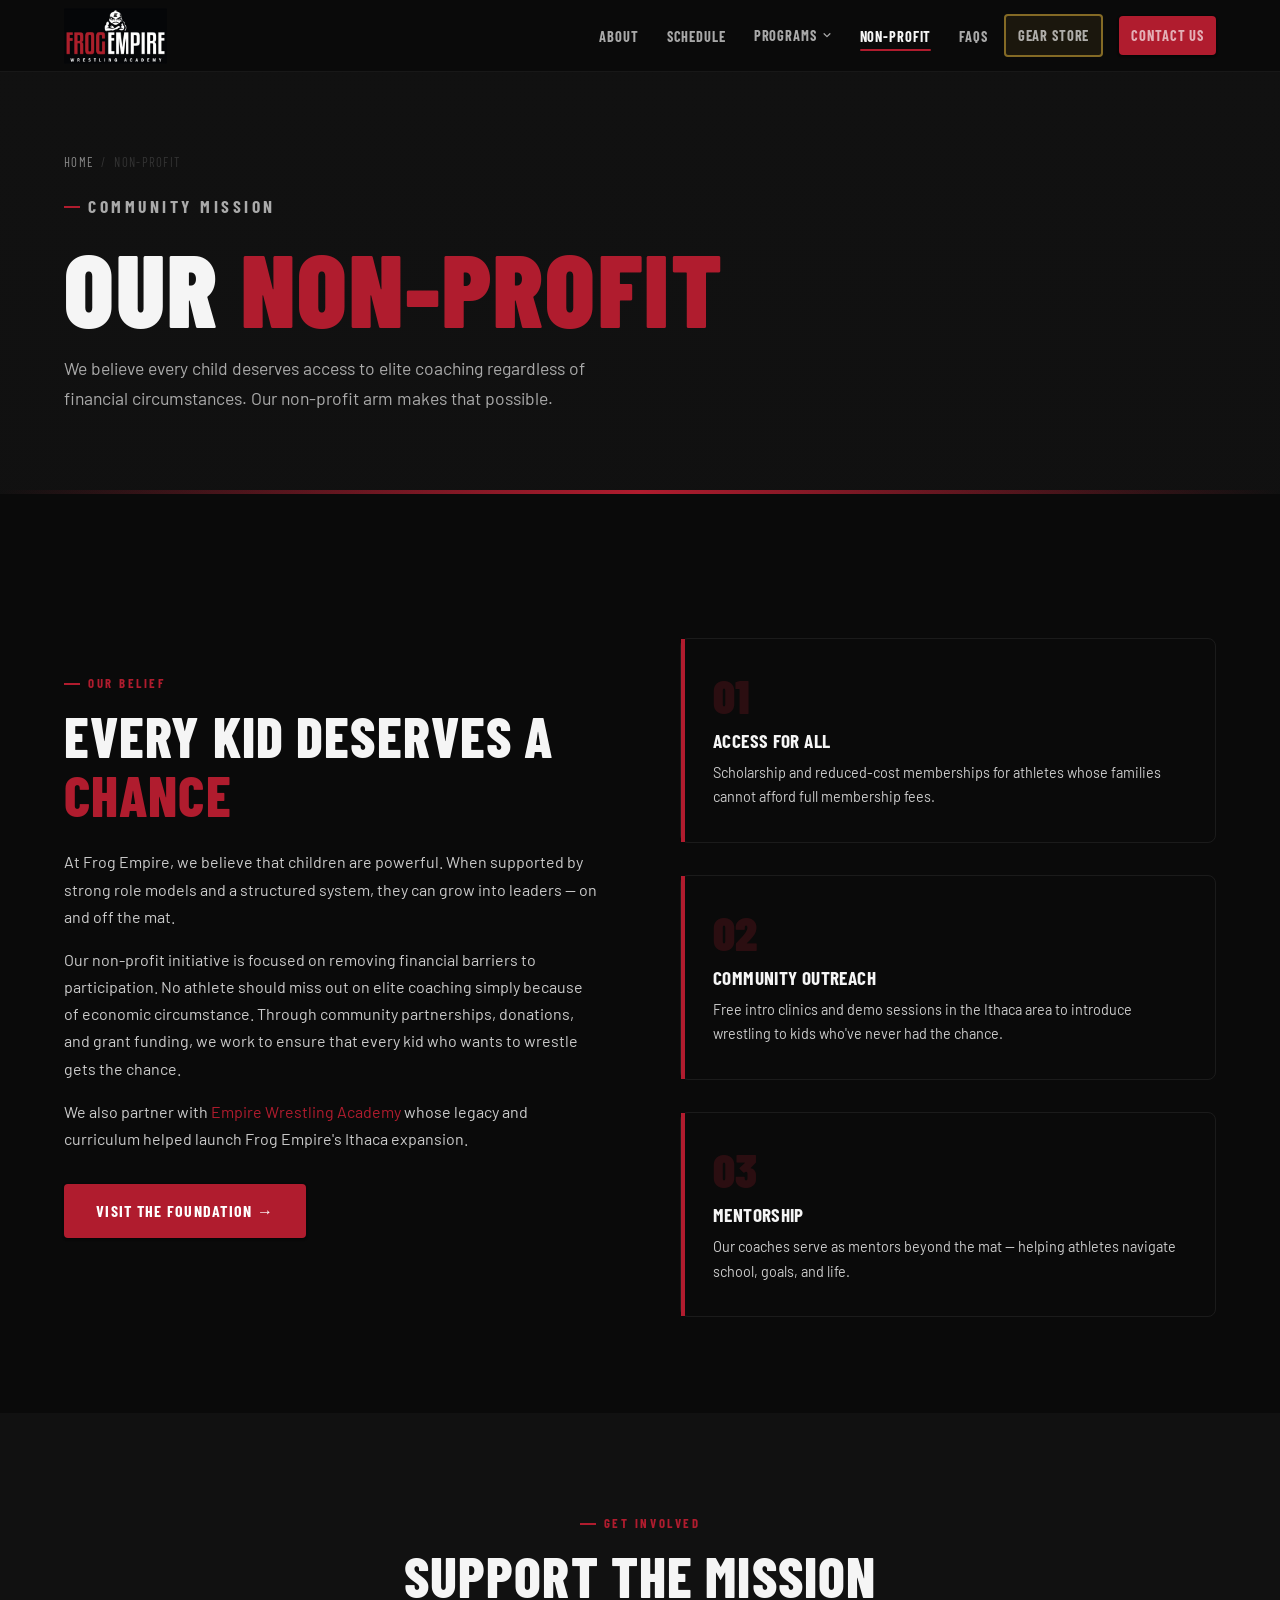
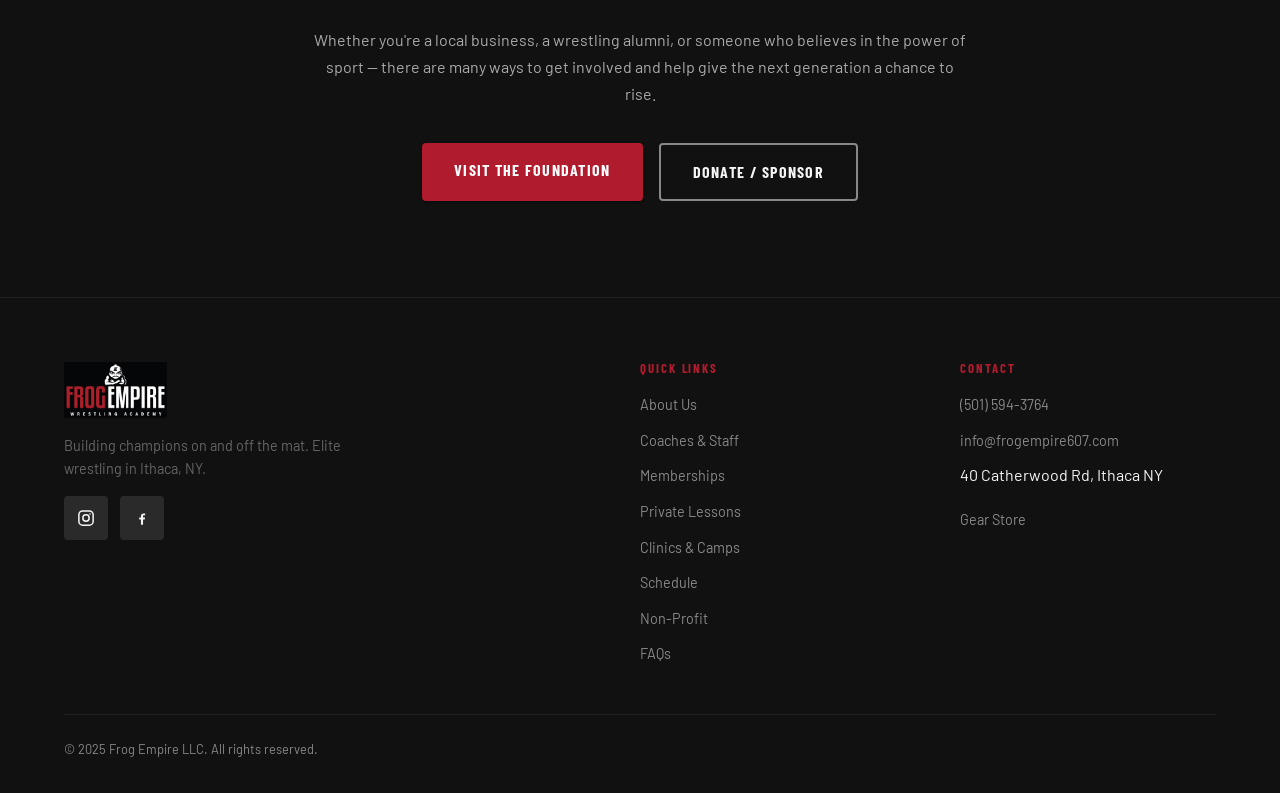
<file: nonprofit.html>
<!DOCTYPE html>
<html lang="en">
<head>
  <meta charset="UTF-8" />
  <meta name="viewport" content="width=device-width, initial-scale=1.0" />
  <title>Frog Empire Foundation | Youth Wrestling Non-Profit — Ithaca, NY</title>
  <meta name="description" content="The Frog Empire Foundation provides wrestling scholarships and community programs for underserved youth in Ithaca, NY. Support our mission to make wrestling accessible to all." />
  <meta name="robots" content="index, follow" />
  <link rel="canonical" href="https://frogempire607.com/nonprofit.html" />
  <meta property="og:type" content="website" />
  <meta property="og:site_name" content="Frog Empire Wrestling Academy" />
  <meta property="og:title" content="Frog Empire Foundation — Youth Wrestling Non-Profit" />
  <meta property="og:description" content="Wrestling scholarships and community programs for underserved youth in Ithaca." />
  <meta property="og:image" content="https://frogempire607.com/images/logo-badge.png" />
  <meta property="og:url" content="https://frogempire607.com/nonprofit.html" />
  <meta name="twitter:card" content="summary" />
  <meta name="twitter:title" content="Frog Empire Foundation — Youth Wrestling Non-Profit" />
  <meta name="twitter:description" content="Making wrestling accessible to all youth in Ithaca, NY." />
  <link rel="stylesheet" href="css/style.css" />
  <link rel="icon" type="image/png" href="images/logo-badge.png" />
</head>
<body>
<a class="skip-link" href="#main">Skip to content</a>
<nav class="navbar">
  <div class="nav-inner">
    <a href="index.html" class="nav-logo"><img src="images/logo-banner.jpeg" alt="Frog Empire Wrestling Academy" /></a>
    <button class="nav-toggle" id="navToggle" aria-label="Toggle menu" aria-controls="navLinks" aria-expanded="false"><span></span><span></span><span></span></button>
    <ul class="nav-links" id="navLinks">
      <li><a href="about.html">About</a></li>
      <li><a href="schedule.html">Schedule</a></li>
      <li class="nav-dropdown">
        <a href="memberships.html">Programs<svg class="nav-caret" viewBox="0 0 12 12" fill="none" aria-hidden="true"><path d="M2.5 4.5L6 8l3.5-3.5" stroke="currentColor" stroke-width="1.5" stroke-linecap="round" stroke-linejoin="round"/></svg></a>
        <ul class="nav-dropdown-menu">
          <li><a href="memberships.html">Memberships</a></li>
          <li><a href="memberships.html#privates">Private Lessons</a></li>
          <li><a href="memberships.html#clinics">Clinics &amp; Camps</a></li>
          <li><a href="tyler-lehmann.html">Mindset Training</a></li>
        </ul>
      </li>
      <li><a href="https://www.frogempirefoundation.org" target="_blank" rel="noopener noreferrer" class="active">Non-Profit</a></li>
      <li><a href="faq.html">FAQs</a></li>
      <li><a href="https://www.icsmerch.com/collections/frog-empire?page=1#cac25b660d0df59da851ec04d2c12018" target="_blank" rel="noopener noreferrer" class="btn btn-gear">Gear Store</a></li>
      <li class="nav-cta"><a href="contact.html" class="btn btn-primary">Contact Us</a></li>
    </ul>
  </div>
</nav>

<main id="main">

<section class="page-hero">
  <div class="container">
    <div class="breadcrumb"><a href="index.html">Home</a><span>/</span><span>Non-Profit</span></div>
    <p class="section-label">Community Mission</p>
    <h1>Our <span class="text-red">Non-Profit</span></h1>
    <p>We believe every child deserves access to elite coaching regardless of financial circumstances. Our non-profit arm makes that possible.</p>
  </div>
</section>

<section class="section">
  <div class="container">
    <div style="display:grid; grid-template-columns:1fr 1fr; gap:80px; align-items:center;">
      <div>
        <p class="section-label">Our Belief</p>
        <h2 style="margin-bottom:24px;">Every Kid Deserves a <span class="text-red">Chance</span></h2>
        <p>At Frog Empire, we believe that children are powerful. When supported by strong role models and a structured system, they can grow into leaders — on and off the mat.</p>
        <p style="margin-top:16px;">Our non-profit initiative is focused on removing financial barriers to participation. No athlete should miss out on elite coaching simply because of economic circumstance. Through community partnerships, donations, and grant funding, we work to ensure that every kid who wants to wrestle gets the chance.</p>
        <p style="margin-top:16px;">We also partner with <a href="https://www.empirewrestlingacademy.com/" target="_blank" rel="noopener noreferrer" style="color:var(--red);">Empire Wrestling Academy</a> whose legacy and curriculum helped launch Frog Empire's Ithaca expansion.</p>
        <div style="margin-top:32px;">
          <a href="https://www.frogempirefoundation.org" target="_blank" rel="noopener noreferrer" class="btn btn-primary">Visit the Foundation →</a>
        </div>
      </div>
      <div>
        <div class="values-grid" style="grid-template-columns:1fr;">
          <div class="value-card fade-up">
            <div class="value-num">01</div>
            <h3>Access for All</h3>
            <p>Scholarship and reduced-cost memberships for athletes whose families cannot afford full membership fees.</p>
          </div>
          <div class="value-card fade-up">
            <div class="value-num">02</div>
            <h3>Community Outreach</h3>
            <p>Free intro clinics and demo sessions in the Ithaca area to introduce wrestling to kids who've never had the chance.</p>
          </div>
          <div class="value-card fade-up">
            <div class="value-num">03</div>
            <h3>Mentorship</h3>
            <p>Our coaches serve as mentors beyond the mat — helping athletes navigate school, goals, and life.</p>
          </div>
        </div>
      </div>
    </div>
  </div>
</section>

<section class="section section--dark">
  <div class="container" style="text-align:center; max-width:700px; margin:0 auto;">
    <p class="section-label" style="margin:0 auto 12px;">Get Involved</p>
    <h2 style="margin-bottom:20px;">Support the Mission</h2>
    <p style="color:#aaa; margin-bottom:36px;">Whether you're a local business, a wrestling alumni, or someone who believes in the power of sport — there are many ways to get involved and help give the next generation a chance to rise.</p>
    <div style="display:flex; gap:16px; justify-content:center; flex-wrap:wrap;">
      <a href="https://www.frogempirefoundation.org" target="_blank" rel="noopener noreferrer" class="btn btn-primary">Visit the Foundation</a>
      <a href="https://www.frogempirefoundation.org" target="_blank" rel="noopener noreferrer" class="btn btn-outline">Donate / Sponsor</a>
    </div>
  </div>
</section>

</main>

<footer>
  <div class="container">
    <div class="footer-inner">
      <div class="footer-brand">
        <img src="images/logo-banner.jpeg" alt="Frog Empire Wrestling Academy" />
        <p>Building champions on and off the mat. Elite wrestling in Ithaca, NY.</p>
        <div class="social-links" style="margin-top:16px;">
          <a href="https://www.instagram.com/frogempire607" target="_blank" rel="noopener noreferrer" aria-label="Instagram"><svg viewBox="0 0 24 24" fill="none" stroke="currentColor" stroke-width="2" stroke-linecap="round" stroke-linejoin="round" aria-hidden="true"><rect x="2.5" y="2.5" width="19" height="19" rx="5"/><circle cx="12" cy="12" r="4.2"/><circle cx="17.3" cy="6.7" r="1.1" fill="currentColor" stroke="none"/></svg></a>
          <a href="https://www.facebook.com/frogempire607" target="_blank" rel="noopener noreferrer" aria-label="Facebook"><svg viewBox="0 0 24 24" fill="currentColor" aria-hidden="true"><path d="M13.4 21v-6.9h2.3l.35-2.7H13.4V9.7c0-.78.22-1.32 1.34-1.32h1.43V5.97c-.25-.03-1.1-.1-2.08-.1-2.06 0-3.47 1.25-3.47 3.56v1.98H8.3v2.7h2.32V21h2.78z"/></svg></a>
        </div>
      </div>
      <div class="footer-col">
        <h4>Quick Links</h4>
        <ul>
          <li><a href="about.html">About Us</a></li>
          <li><a href="about.html#team">Coaches &amp; Staff</a></li>
          <li><a href="memberships.html">Memberships</a></li>
          <li><a href="memberships.html#privates">Private Lessons</a></li>
          <li><a href="memberships.html#clinics">Clinics &amp; Camps</a></li>
          <li><a href="schedule.html">Schedule</a></li>
          <li><a href="https://www.frogempirefoundation.org" target="_blank" rel="noopener noreferrer">Non-Profit</a></li>
          <li><a href="faq.html">FAQs</a></li>
        </ul>
      </div>
      <div class="footer-col">
        <h4>Contact</h4>
        <ul>
          <li><a href="tel:5015943764">(501) 594-3764</a></li>
          <li><a href="mailto:info@frogempire607.com">info@frogempire607.com</a></li>
          <li>40 Catherwood Rd, Ithaca NY</li>
          <li style="margin-top:8px;"><a href="https://www.icsmerch.com/collections/frog-empire?page=1#cac25b660d0df59da851ec04d2c12018" target="_blank" rel="noopener noreferrer">Gear Store</a></li>
        </ul>
      </div>
    </div>
    <div class="footer-bottom"><p>© 2025 Frog Empire LLC. All rights reserved.</p></div>
  </div>
</footer>
<button id="backToTop" aria-label="Back to top"><svg viewBox="0 0 24 24" width="20" height="20" fill="none" stroke="currentColor" stroke-width="2.5" stroke-linecap="round" stroke-linejoin="round" aria-hidden="true"><path d="m6 14 6-6 6 6"/></svg></button>
<script src="js/main.js"></script>
</body>
</html>
</file>
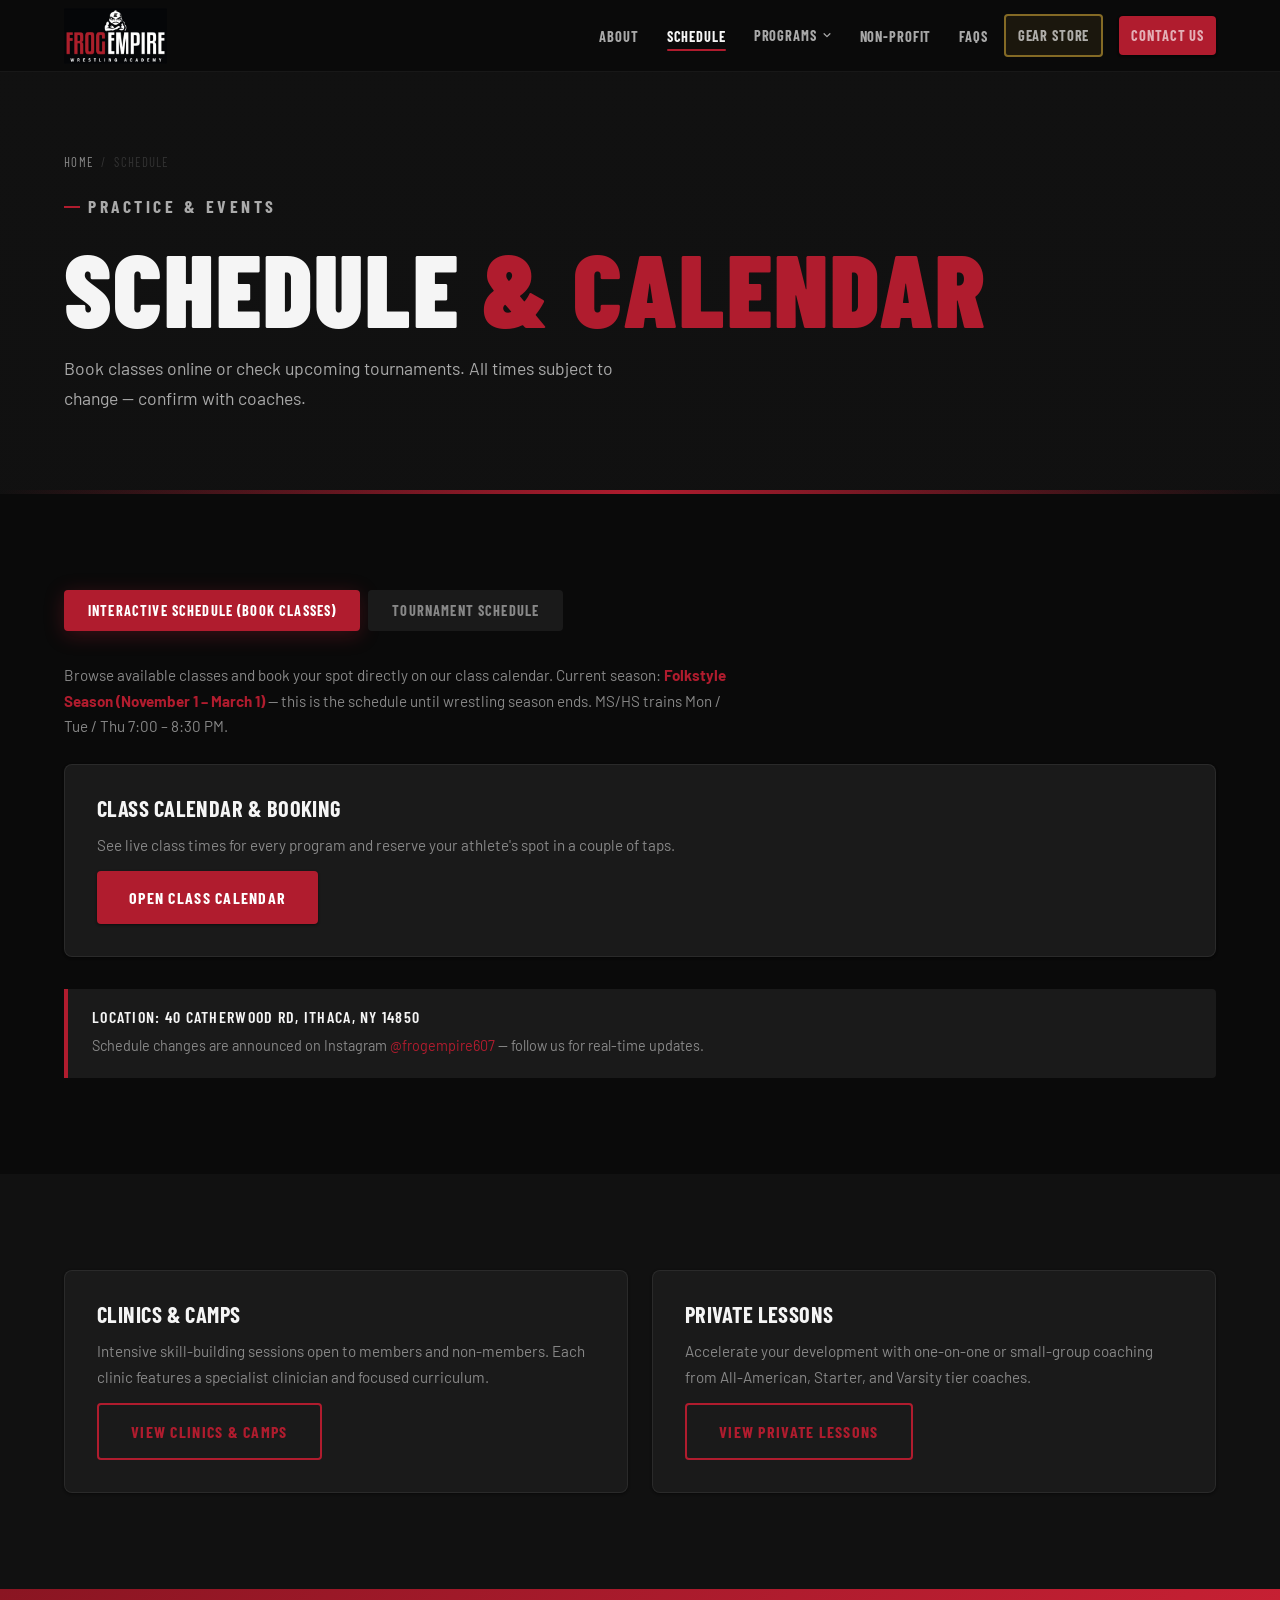
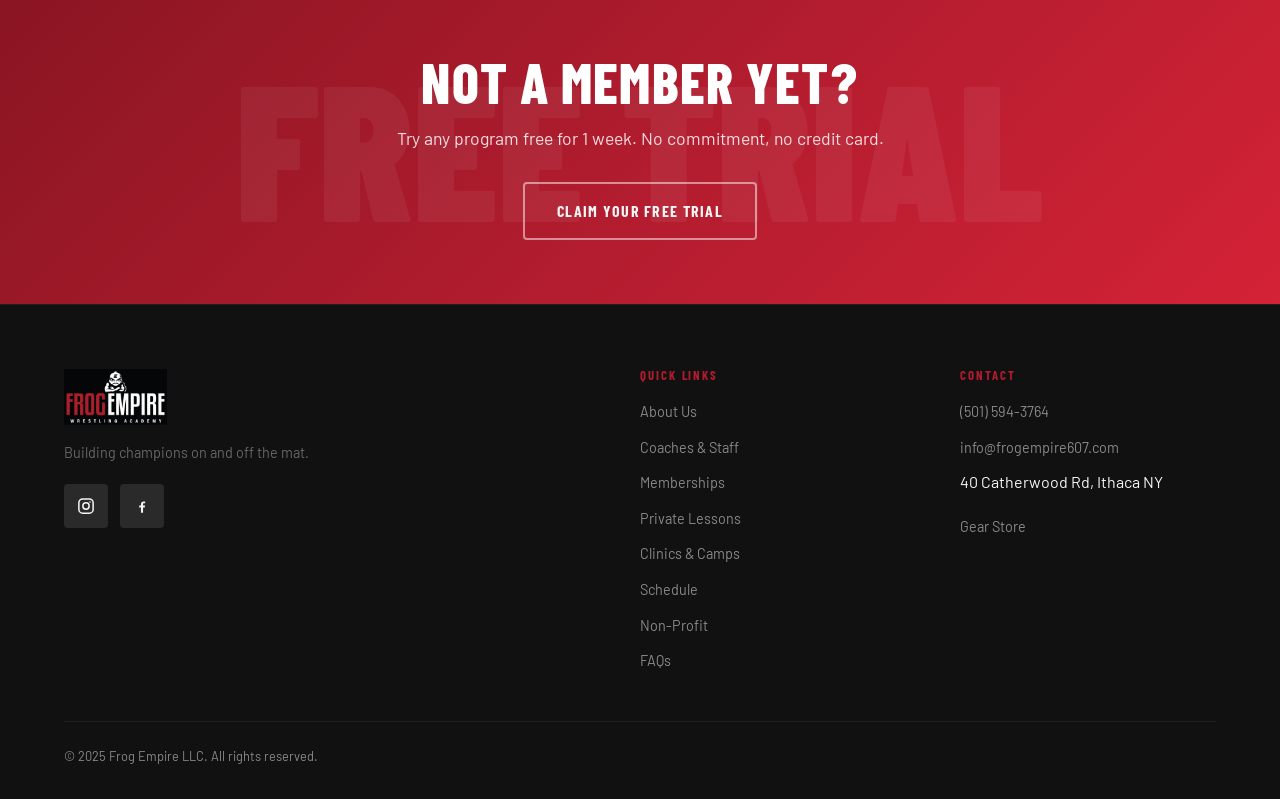
<file: schedule.html>
<!DOCTYPE html>
<html lang="en">
<head>
  <meta charset="UTF-8" />
  <meta name="viewport" content="width=device-width, initial-scale=1.0" />
  <title>Wrestling Schedule &amp; Class Times | Frog Empire — Ithaca, NY</title>
  <meta name="description" content="Book wrestling classes online and view the tournament schedule at Frog Empire Wrestling Academy in Ithaca, NY. Weekday and Sunday sessions for all ages." />
  <meta name="robots" content="index, follow" />
  <link rel="canonical" href="https://frogempire607.com/schedule.html" />
  <meta property="og:type" content="website" />
  <meta property="og:site_name" content="Frog Empire Wrestling Academy" />
  <meta property="og:title" content="Wrestling Schedule — Frog Empire Ithaca" />
  <meta property="og:description" content="Book classes online. View tournament calendar. Weekday &amp; Sunday sessions." />
  <meta property="og:image" content="https://frogempire607.com/images/logo-badge.png" />
  <meta property="og:url" content="https://frogempire607.com/schedule.html" />
  <meta name="twitter:card" content="summary" />
  <meta name="twitter:title" content="Wrestling Schedule — Frog Empire Ithaca" />
  <meta name="twitter:description" content="Book classes and view tournaments in Ithaca, NY." />
  <link rel="stylesheet" href="css/style.css" />
  <link rel="icon" type="image/png" href="images/logo-badge.png" />
</head>
<body>
<a class="skip-link" href="#main">Skip to content</a>
<nav class="navbar">
  <div class="nav-inner">
    <a href="index.html" class="nav-logo"><img src="images/logo-banner.jpeg" alt="Frog Empire Wrestling Academy" /></a>
    <button class="nav-toggle" id="navToggle" aria-label="Toggle menu" aria-controls="navLinks" aria-expanded="false"><span></span><span></span><span></span></button>
    <ul class="nav-links" id="navLinks">
      <li><a href="about.html">About</a></li>
      <li><a href="schedule.html" class="active">Schedule</a></li>
      <li class="nav-dropdown">
        <a href="memberships.html">Programs<svg class="nav-caret" viewBox="0 0 12 12" fill="none" aria-hidden="true"><path d="M2.5 4.5L6 8l3.5-3.5" stroke="currentColor" stroke-width="1.5" stroke-linecap="round" stroke-linejoin="round"/></svg></a>
        <ul class="nav-dropdown-menu">
          <li><a href="memberships.html">Memberships</a></li>
          <li><a href="memberships.html#privates">Private Lessons</a></li>
          <li><a href="memberships.html#clinics">Clinics &amp; Camps</a></li>
          <li><a href="tyler-lehmann.html">Mindset Training</a></li>
        </ul>
      </li>
      <li><a href="https://www.frogempirefoundation.org" target="_blank" rel="noopener noreferrer">Non-Profit</a></li>
      <li><a href="faq.html">FAQs</a></li>
      <li><a href="https://www.icsmerch.com/collections/frog-empire?page=1#cac25b660d0df59da851ec04d2c12018" target="_blank" rel="noopener noreferrer" class="btn btn-gear">Gear Store</a></li>
      <li class="nav-cta"><a href="contact.html" class="btn btn-primary">Contact Us</a></li>
    </ul>
  </div>
</nav>

<main id="main">

<section class="page-hero">
  <div class="container">
    <div class="breadcrumb"><a href="index.html">Home</a><span>/</span><span>Schedule</span></div>
    <p class="section-label">Practice &amp; Events</p>
    <h1>Schedule <span class="text-red">&amp; Calendar</span></h1>
    <p>Book classes online or check upcoming tournaments. All times subject to change — confirm with coaches.</p>
  </div>
</section>

<section class="section">
  <div class="container">

    <div class="schedule-tabs">
      <button class="tab-btn active" data-tab="tab-interactive">Interactive Schedule (Book Classes)</button>
      <button class="tab-btn" data-tab="tab-tournaments">Tournament Schedule</button>
    </div>

    <!-- INTERACTIVE SCHEDULE -->
    <div class="schedule-panel active" id="tab-interactive">
      <p class="panel-note">Browse available classes and book your spot directly on our class calendar. Current season: <strong style="color:var(--red);">Folkstyle Season (November 1 – March 1)</strong> — this is the schedule until wrestling season ends. MS/HS trains Mon / Tue / Thu 7:00 – 8:30 PM.</p>

      <!-- Athletix class calendar (their pages block iframing via X-Frame-Options,
           so this opens the hosted calendar directly) -->
      <div class="discover-card">
        <h3>Class Calendar &amp; Booking</h3>
        <p>See live class times for every program and reserve your athlete's spot in a couple of taps.</p>
        <a href="https://athletix-os.com/cal/cmq9xyrjx00008tc4xck1k9qo/78a09d1154aef4da284ce360f5169d81501582d7" target="_blank" rel="noopener noreferrer" class="btn btn-primary">Open Class Calendar</a>
      </div>

      <div class="info-callout">
        <h4>Location: 40 Catherwood Rd, Ithaca, NY 14850</h4>
        <p>Schedule changes are announced on Instagram <a href="https://instagram.com/frogempire607">@frogempire607</a> — follow us for real-time updates.</p>
      </div>
    </div>

    <!-- TOURNAMENT SCHEDULE -->
    <div class="schedule-panel" id="tab-tournaments">
      <p class="panel-note">Upcoming tournaments and events pulled directly from our Google Calendar. Membership includes tournament access.</p>

      <!-- Google Calendar Embed -->
      <div class="embed-frame embed-frame--light">
        <iframe
          id="tournamentCalendar"
          class="calendar-embed"
          src="https://calendar.google.com/calendar/embed?src=c_fa1a54912df424319875c6b9275706d9fbc297357b018cc9bf8ee4139774a861%40group.calendar.google.com&ctz=America%2FNew_York"
          title="Frog Empire Tournament Schedule">
        </iframe>
      </div>

      <div class="info-callout">
        <h4>Tournament Prep</h4>
        <p>All members receive tournament preparation coaching and coordination support. Questions about a specific event? <a href="mailto:info@frogempire607.com">Contact us.</a></p>
      </div>
    </div>

  </div>
</section>

<!-- CLINICS / CAMPS / PRIVATE LESSONS DISCOVERY -->
<section class="section section--dark">
  <div class="container">
    <div class="discover-grid">
      <div class="discover-card fade-up">
        <h3>Clinics &amp; Camps</h3>
        <p>Intensive skill-building sessions open to members and non-members. Each clinic features a specialist clinician and focused curriculum.</p>
        <a href="memberships.html#clinics" class="btn btn-red-outline">View Clinics &amp; Camps</a>
      </div>
      <div class="discover-card fade-up">
        <h3>Private Lessons</h3>
        <p>Accelerate your development with one-on-one or small-group coaching from All-American, Starter, and Varsity tier coaches.</p>
        <a href="memberships.html#privates" class="btn btn-red-outline">View Private Lessons</a>
      </div>
    </div>
  </div>
</section>

<div class="trial-banner">
  <div class="container">
    <h2>Not a Member Yet?</h2>
    <p>Try any program free for 1 week. No commitment, no credit card.</p>
    <a href="https://athletix-os.com/member/signup?club=frogempire607&trial=1" class="btn btn-outline">Claim Your Free Trial</a>
  </div>
</div>

</main>

<footer>
  <div class="container">
    <div class="footer-inner">
      <div class="footer-brand">
        <img src="images/logo-banner.jpeg" alt="Frog Empire Wrestling Academy" />
        <p>Building champions on and off the mat.</p>
        <div class="social-links" style="margin-top:20px;">
          <a href="https://www.instagram.com/frogempire607" target="_blank" rel="noopener noreferrer" aria-label="Instagram"><svg viewBox="0 0 24 24" fill="none" stroke="currentColor" stroke-width="2" stroke-linecap="round" stroke-linejoin="round" aria-hidden="true"><rect x="2.5" y="2.5" width="19" height="19" rx="5"/><circle cx="12" cy="12" r="4.2"/><circle cx="17.3" cy="6.7" r="1.1" fill="currentColor" stroke="none"/></svg></a>
          <a href="https://www.facebook.com/frogempire607" target="_blank" rel="noopener noreferrer" aria-label="Facebook"><svg viewBox="0 0 24 24" fill="currentColor" aria-hidden="true"><path d="M13.4 21v-6.9h2.3l.35-2.7H13.4V9.7c0-.78.22-1.32 1.34-1.32h1.43V5.97c-.25-.03-1.1-.1-2.08-.1-2.06 0-3.47 1.25-3.47 3.56v1.98H8.3v2.7h2.32V21h2.78z"/></svg></a>
        </div>
      </div>
      <div class="footer-col">
        <h4>Quick Links</h4>
        <ul>
          <li><a href="about.html">About Us</a></li>
          <li><a href="about.html#team">Coaches &amp; Staff</a></li>
          <li><a href="memberships.html">Memberships</a></li>
          <li><a href="memberships.html#privates">Private Lessons</a></li>
          <li><a href="memberships.html#clinics">Clinics &amp; Camps</a></li>
          <li><a href="schedule.html">Schedule</a></li>
          <li><a href="https://www.frogempirefoundation.org" target="_blank" rel="noopener noreferrer">Non-Profit</a></li>
          <li><a href="faq.html">FAQs</a></li>
        </ul>
      </div>
      <div class="footer-col">
        <h4>Contact</h4>
        <ul>
          <li><a href="tel:5015943764">(501) 594-3764</a></li>
          <li><a href="mailto:info@frogempire607.com">info@frogempire607.com</a></li>
          <li>40 Catherwood Rd, Ithaca NY</li>
          <li style="margin-top:8px;"><a href="https://www.icsmerch.com/collections/frog-empire?page=1#cac25b660d0df59da851ec04d2c12018" target="_blank" rel="noopener noreferrer">Gear Store</a></li>
        </ul>
      </div>
    </div>
    <div class="footer-bottom"><p>© 2025 Frog Empire LLC. All rights reserved.</p></div>
  </div>
</footer>
<button id="backToTop" aria-label="Back to top"><svg viewBox="0 0 24 24" width="20" height="20" fill="none" stroke="currentColor" stroke-width="2.5" stroke-linecap="round" stroke-linejoin="round" aria-hidden="true"><path d="m6 14 6-6 6 6"/></svg></button>
<script src="js/main.js"></script>
<script>
  // Google Calendar's month grid is unusable on small screens — switch the
  // embed to agenda view when the page loads on a narrow viewport.
  (function () {
    var cal = document.getElementById('tournamentCalendar');
    if (cal && window.matchMedia('(max-width: 700px)').matches) {
      cal.src += '&mode=AGENDA';
    }
  })();
</script>
</body>
</html>
</file>
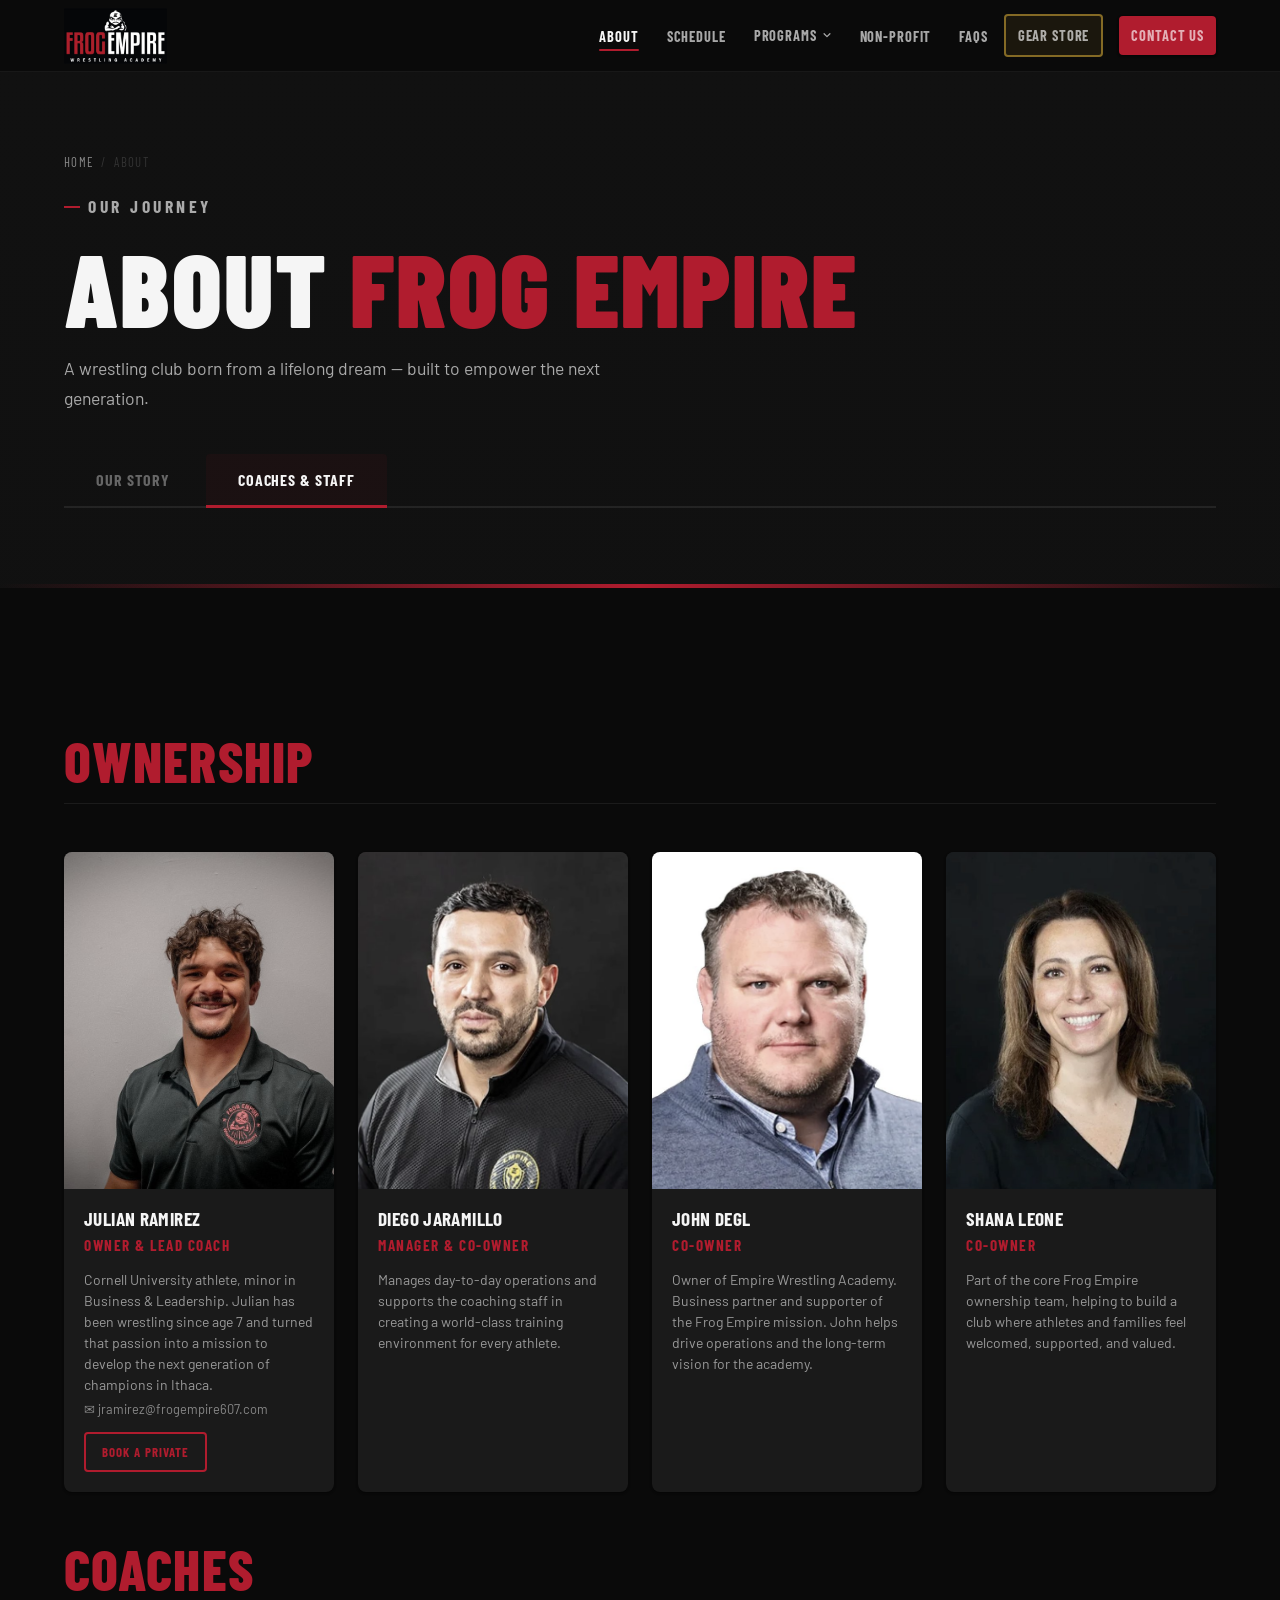
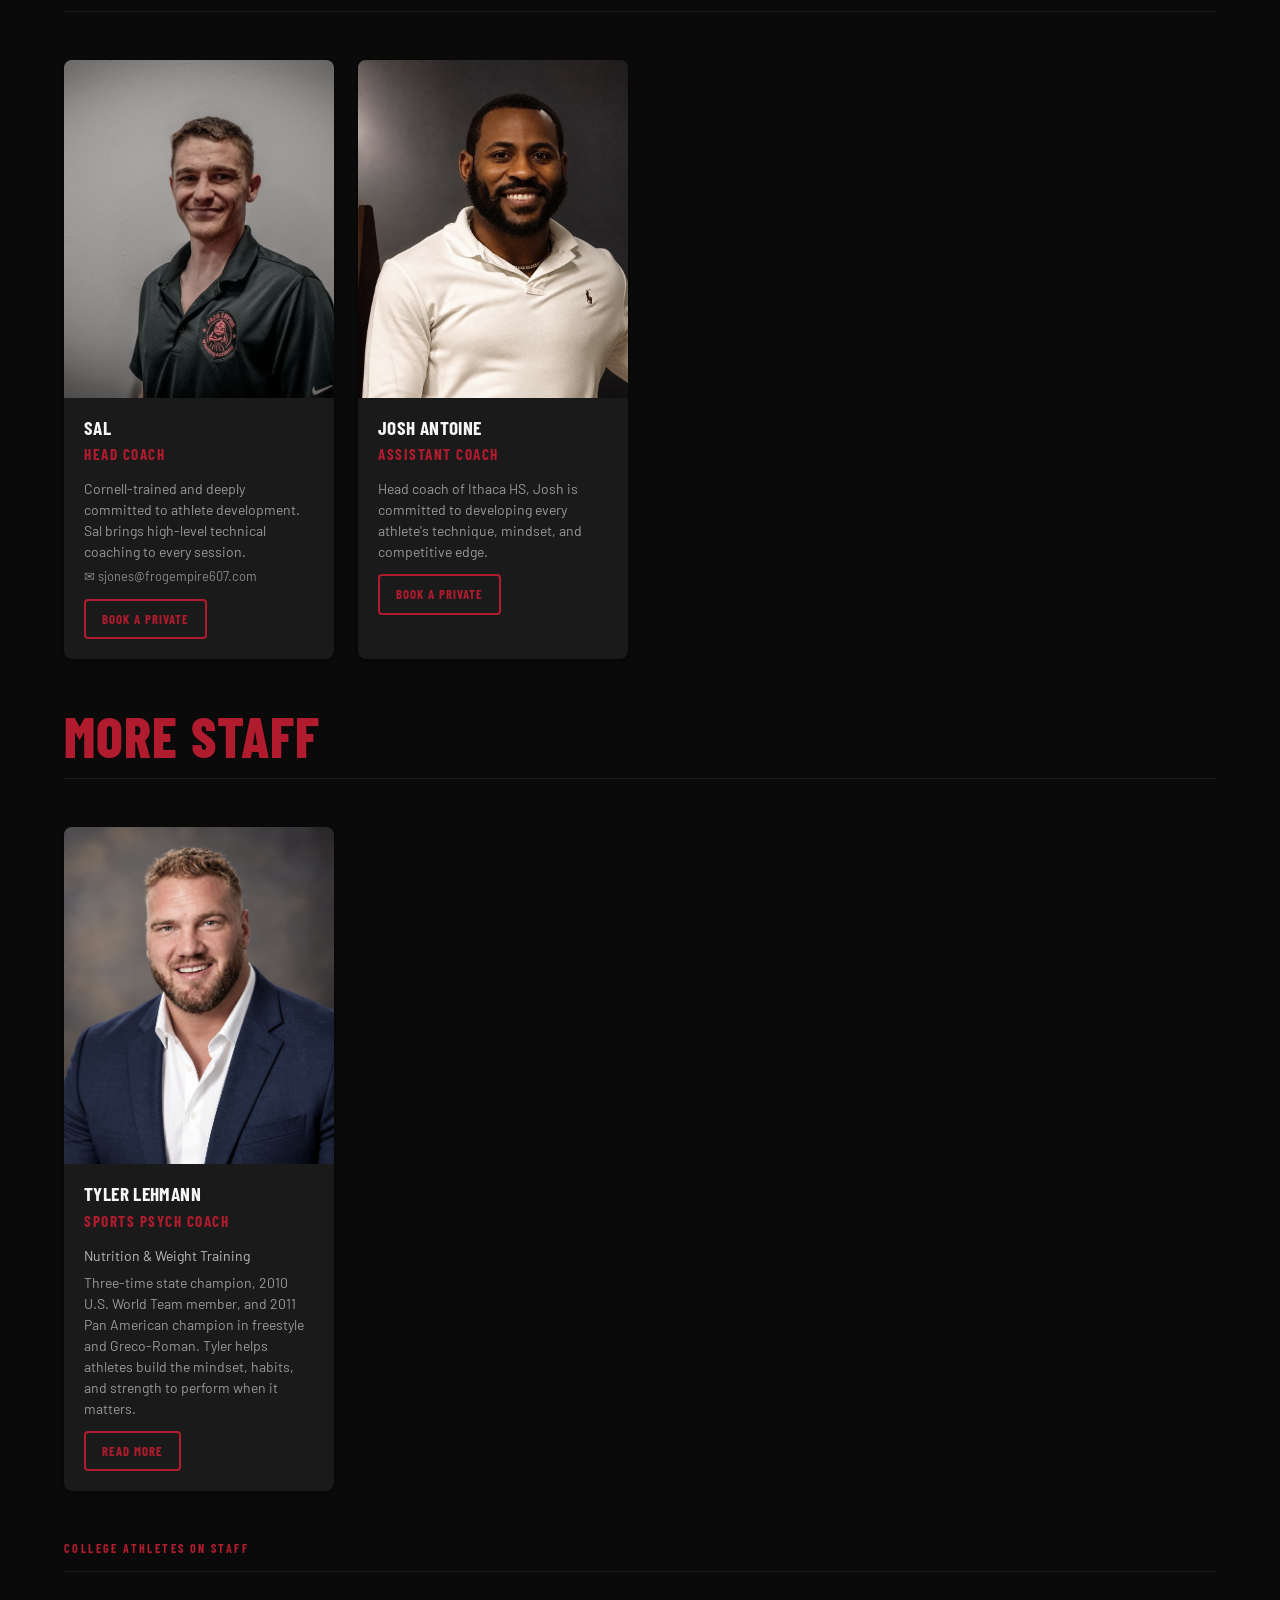
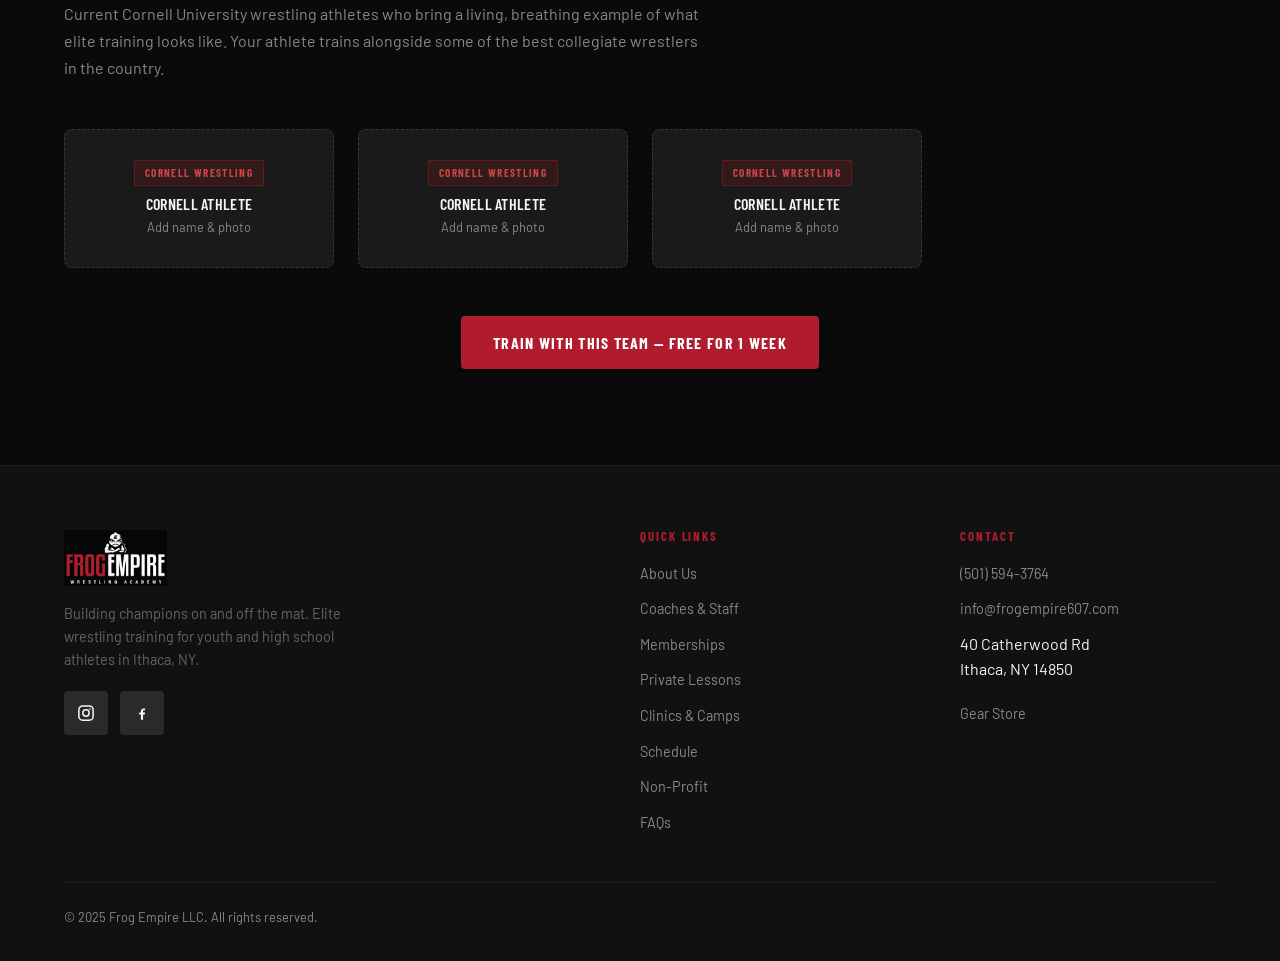
<file: team.html>
<!DOCTYPE html>
<html lang="en">
<head>
  <meta charset="UTF-8" />
  <meta name="viewport" content="width=device-width, initial-scale=1.0" />
  <title>Coaches &amp; Staff | Frog Empire Wrestling Academy</title>
  <meta name="robots" content="noindex" />
  <link rel="canonical" href="https://frogempire607.com/about.html" />
  <meta http-equiv="refresh" content="0; url=about.html#team" />
  <script>window.location.replace('about.html#team');</script>
</head>
<body style="background:#0a0a0a; color:#f5f5f5; font-family:sans-serif;">
  <p style="padding:32px;">This page has moved. <a href="about.html#team" style="color:#B01C2E;">Continue to Coaches &amp; Staff →</a></p>
</body>
</html>
</file>
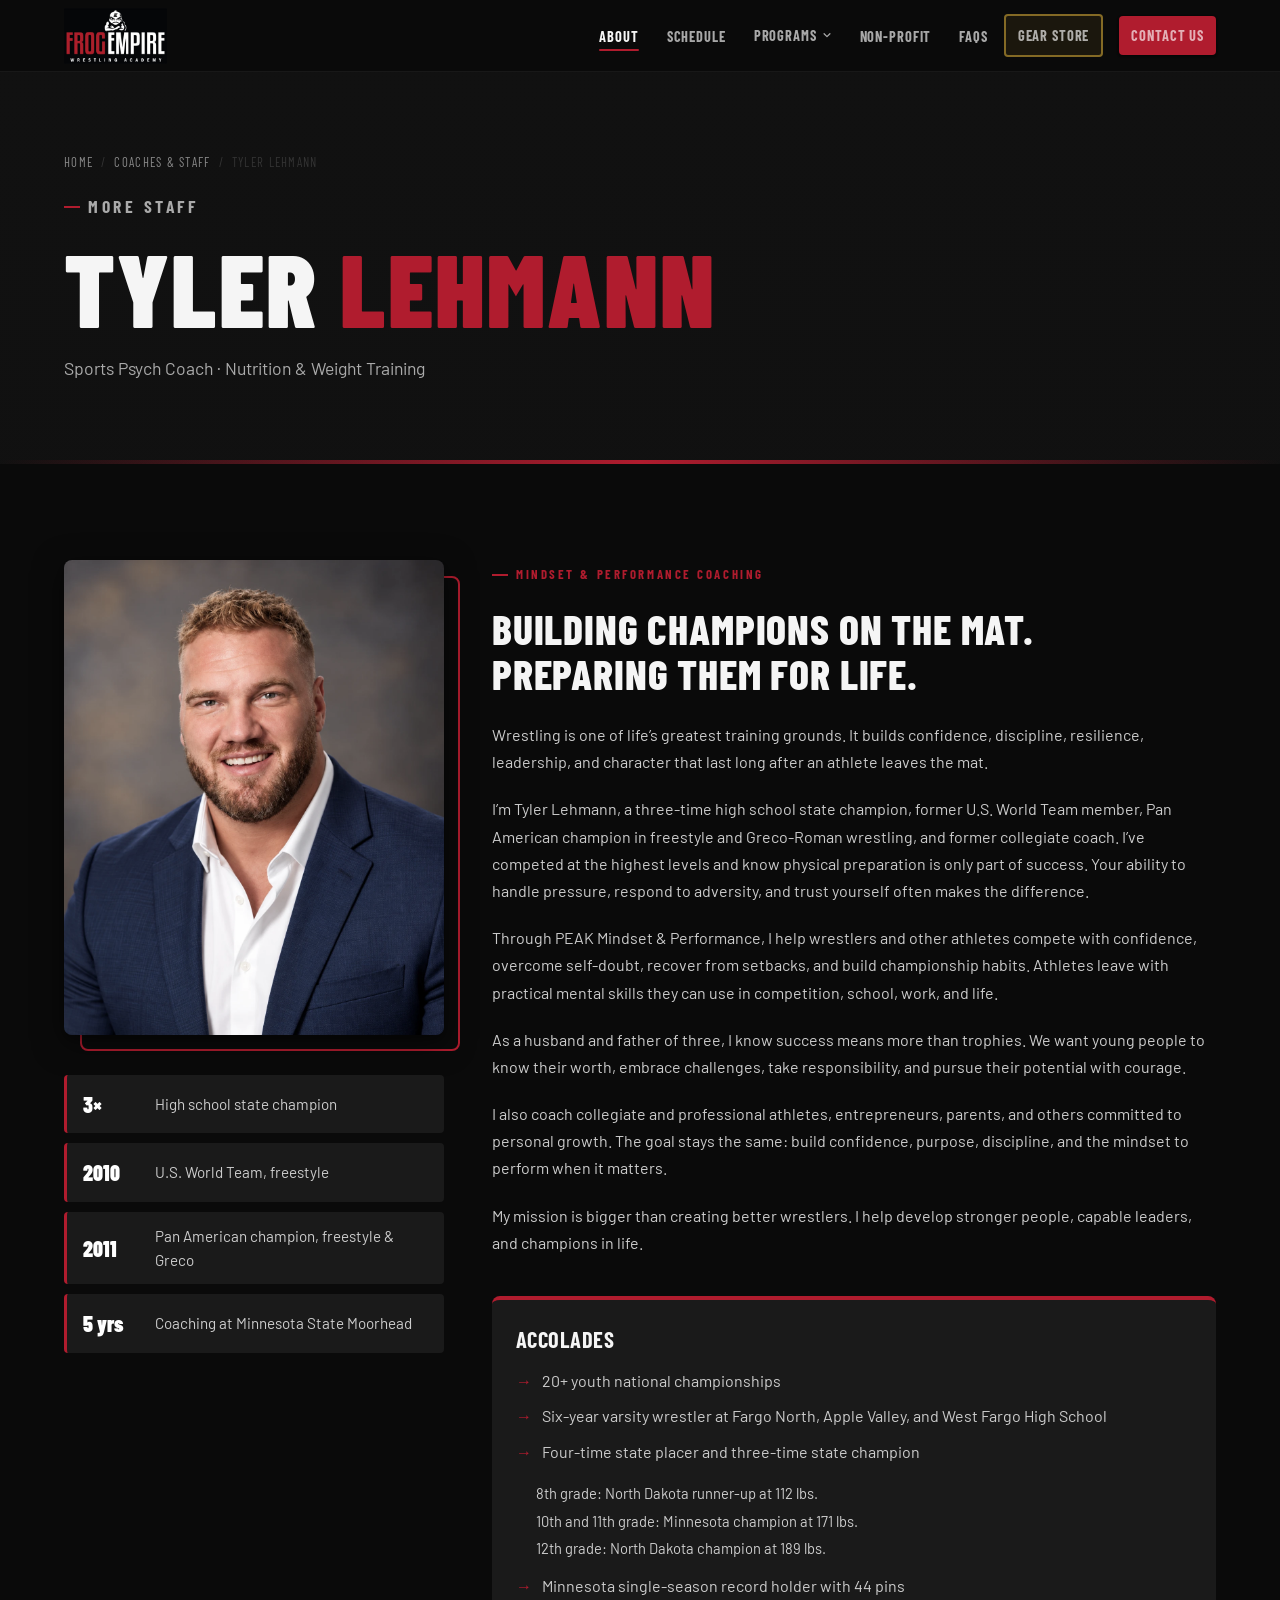
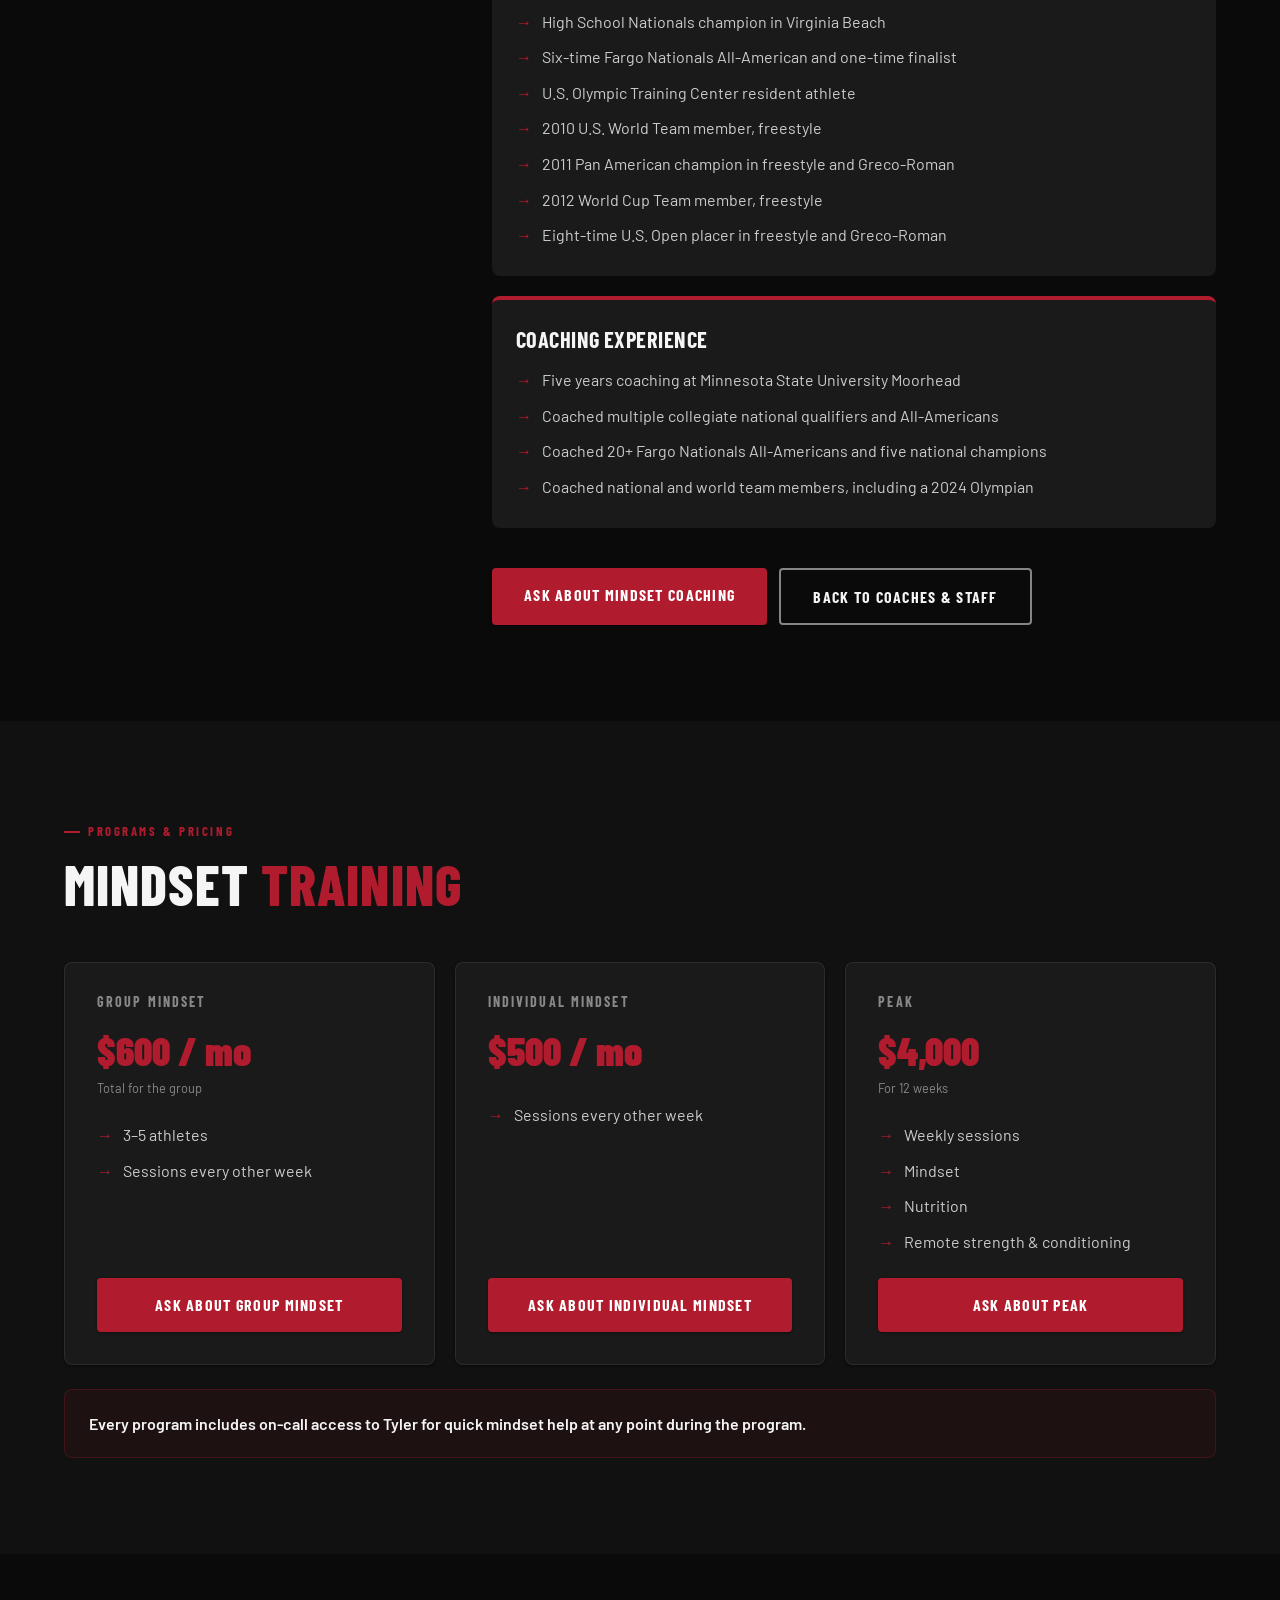
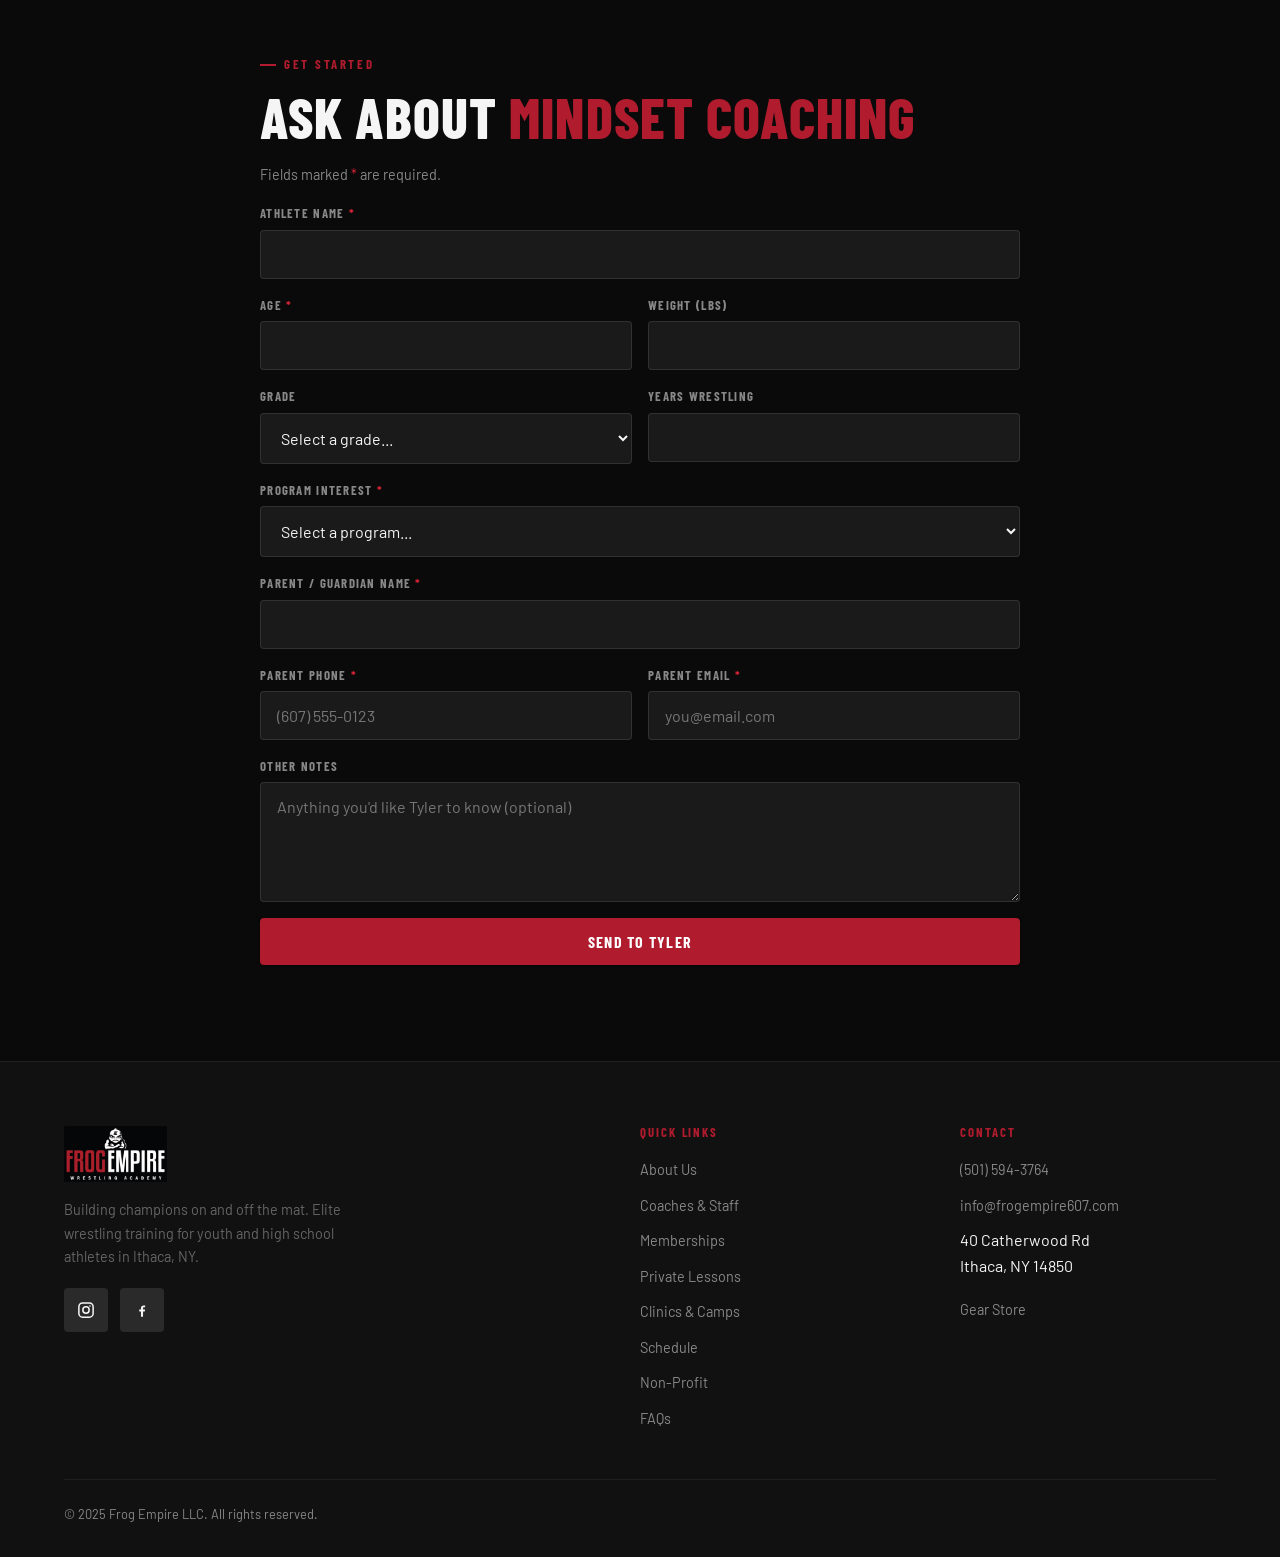
<file: tyler-lehmann.html>
<!DOCTYPE html>
<html lang="en">
<head>
  <meta charset="UTF-8" />
  <meta name="viewport" content="width=device-width, initial-scale=1.0" />
  <title>Tyler Lehmann | Sports Psych Coach — Frog Empire Wrestling Academy</title>
  <meta name="description" content="Tyler Lehmann, Frog Empire sports psych coach: three-time state champion, 2010 U.S. World Team member, and Pan American champion. Mindset, nutrition, and weight training." />
  <meta name="robots" content="index, follow" />
  <link rel="canonical" href="https://frogempire607.com/tyler-lehmann.html" />
  <meta property="og:type" content="website" />
  <meta property="og:site_name" content="Frog Empire Wrestling Academy" />
  <meta property="og:title" content="Tyler Lehmann — Sports Psych Coach at Frog Empire" />
  <meta property="og:description" content="Tyler Lehmann, Frog Empire sports psych coach: three-time state champion, 2010 U.S. World Team member, and Pan American champion. Mindset, nutrition, and weight training." />
  <meta property="og:image" content="https://frogempire607.com/images/tyler-lehmann.webp" />
  <meta property="og:url" content="https://frogempire607.com/tyler-lehmann.html" />
  <meta name="twitter:card" content="summary_large_image" />
  <meta name="twitter:title" content="Tyler Lehmann — Sports Psych Coach at Frog Empire" />
  <meta name="twitter:description" content="Tyler Lehmann, Frog Empire sports psych coach: three-time state champion, 2010 U.S. World Team member, and Pan American champion. Mindset, nutrition, and weight training." />
  <meta name="twitter:image" content="https://frogempire607.com/images/tyler-lehmann.webp" />
  <link rel="stylesheet" href="css/style.css" />
  <link rel="icon" type="image/png" href="images/logo-badge.png" />
</head>
<body>

<a class="skip-link" href="#main">Skip to content</a>
<nav class="navbar">
  <div class="nav-inner">
    <a href="index.html" class="nav-logo">
      <img src="images/logo-banner.jpeg" alt="Frog Empire Wrestling Academy" />
    </a>
    <button class="nav-toggle" id="navToggle" aria-label="Toggle menu" aria-controls="navLinks" aria-expanded="false">
      <span></span><span></span><span></span>
    </button>
    <ul class="nav-links" id="navLinks">
      <li><a href="about.html" class="active">About</a></li>
      <li><a href="schedule.html">Schedule</a></li>
      <li class="nav-dropdown">
        <a href="memberships.html">Programs<svg class="nav-caret" viewBox="0 0 12 12" fill="none" aria-hidden="true"><path d="M2.5 4.5L6 8l3.5-3.5" stroke="currentColor" stroke-width="1.5" stroke-linecap="round" stroke-linejoin="round"/></svg></a>
        <ul class="nav-dropdown-menu">
          <li><a href="memberships.html">Memberships</a></li>
          <li><a href="memberships.html#privates">Private Lessons</a></li>
          <li><a href="memberships.html#clinics">Clinics &amp; Camps</a></li>
          <li><a href="tyler-lehmann.html">Mindset Training</a></li>
        </ul>
      </li>
      <li><a href="https://www.frogempirefoundation.org" target="_blank" rel="noopener noreferrer">Non-Profit</a></li>
      <li><a href="faq.html">FAQs</a></li>
      <li><a href="https://www.icsmerch.com/collections/frog-empire?page=1#cac25b660d0df59da851ec04d2c12018" target="_blank" rel="noopener noreferrer" class="btn btn-gear">Gear Store</a></li>
      <li class="nav-cta"><a href="contact.html" class="btn btn-primary">Contact Us</a></li>
    </ul>
  </div>
</nav>

<main id="main">

<!-- PAGE HERO -->
<section class="page-hero">
  <div class="container">
    <div class="breadcrumb">
      <a href="index.html">Home</a>
      <span>/</span>
      <a href="about.html#team">Coaches &amp; Staff</a>
      <span>/</span>
      <span>Tyler Lehmann</span>
    </div>
    <p class="section-label">More Staff</p>
    <h1>Tyler <span class="text-red">Lehmann</span></h1>
    <p>Sports Psych Coach &middot; Nutrition &amp; Weight Training</p>
  </div>
</section>

<!-- PROFILE -->
<section class="section">
  <div class="container profile-grid">
    <aside class="profile-aside">
      <div class="story-image profile-photo">
        <img src="images/tyler-lehmann.webp" alt="Tyler Lehmann" width="1122" height="1402" />
      </div>
      <ul class="profile-facts">
        <li><span>3&times;</span>High school state champion</li>
        <li><span>2010</span>U.S. World Team, freestyle</li>
        <li><span>2011</span>Pan American champion, freestyle &amp; Greco</li>
        <li><span>5 yrs</span>Coaching at Minnesota State Moorhead</li>
      </ul>
    </aside>

    <div class="profile-main">
      <p class="section-label">Mindset &amp; Performance Coaching</p>
      <h2 class="profile-heading">Building Champions on the Mat. Preparing Them for Life.</h2>
      <div class="story-text">
        <p>Wrestling is one of life&rsquo;s greatest training grounds. It builds confidence, discipline, resilience, leadership, and character that last long after an athlete leaves the mat.</p>
        <p>I&rsquo;m Tyler Lehmann, a three-time high school state champion, former U.S. World Team member, Pan American champion in freestyle and Greco-Roman wrestling, and former collegiate coach. I&rsquo;ve competed at the highest levels and know physical preparation is only part of success. Your ability to handle pressure, respond to adversity, and trust yourself often makes the difference.</p>
        <p>Through PEAK Mindset &amp; Performance, I help wrestlers and other athletes compete with confidence, overcome self-doubt, recover from setbacks, and build championship habits. Athletes leave with practical mental skills they can use in competition, school, work, and life.</p>
        <p>As a husband and father of three, I know success means more than trophies. We want young people to know their worth, embrace challenges, take responsibility, and pursue their potential with courage.</p>
        <p>I also coach collegiate and professional athletes, entrepreneurs, parents, and others committed to personal growth. The goal stays the same: build confidence, purpose, discipline, and the mindset to perform when it matters.</p>
        <p>My mission is bigger than creating better wrestlers. I help develop stronger people, capable leaders, and champions in life.</p>
      </div>

      <div class="profile-lists">
        <div class="profile-list-card">
          <h3>Accolades</h3>
          <ul class="feature-list">
            <li>20+ youth national championships</li>
            <li>Six-year varsity wrestler at Fargo North, Apple Valley, and West Fargo High School</li>
            <li class="has-sublist"><span class="has-sublist-text">Four-time state placer and three-time state champion</span>
              <ul class="profile-sublist">
                <li>8th grade: North Dakota runner-up at 112 lbs.</li>
                <li>10th and 11th grade: Minnesota champion at 171 lbs.</li>
                <li>12th grade: North Dakota champion at 189 lbs.</li>
              </ul>
            </li>
            <li>Minnesota single-season record holder with 44 pins</li>
            <li>High School Nationals champion in Virginia Beach</li>
            <li>Six-time Fargo Nationals All-American and one-time finalist</li>
            <li>U.S. Olympic Training Center resident athlete</li>
            <li>2010 U.S. World Team member, freestyle</li>
            <li>2011 Pan American champion in freestyle and Greco-Roman</li>
            <li>2012 World Cup Team member, freestyle</li>
            <li>Eight-time U.S. Open placer in freestyle and Greco-Roman</li>
          </ul>
        </div>
        <div class="profile-list-card">
          <h3>Coaching Experience</h3>
          <ul class="feature-list">
            <li>Five years coaching at Minnesota State University Moorhead</li>
            <li>Coached multiple collegiate national qualifiers and All-Americans</li>
            <li>Coached 20+ Fargo Nationals All-Americans and five national champions</li>
            <li>Coached national and world team members, including a 2024 Olympian</li>
          </ul>
        </div>
      </div>

      <div class="profile-actions">
        <a href="#inquiry" class="btn btn-primary">Ask About Mindset Coaching</a>
        <a href="about.html#team" class="btn btn-outline">Back to Coaches &amp; Staff</a>
      </div>
    </div>
  </div>
</section>

<!-- MINDSET PRICING -->
<section class="section section--dark" id="pricing">
  <div class="container">
    <p class="section-label">Programs &amp; Pricing</p>
    <h2 class="section-title">Mindset <span class="text-red">Training</span></h2>
    <div class="programs-grid">
        <div class="price-card mindset-card">
          <h3 class="price-card-title">Group Mindset</h3>
          <div class="price-amount">$600 / mo</div>
          <div class="price-note">Total for the group</div>
          <ul class="feature-list">
            <li>3&ndash;5 athletes</li>
            <li>Sessions every other week</li>
          </ul>
          <a href="#inquiry" class="btn btn-primary btn-block" data-mindset-program="Group Mindset">Ask About Group Mindset</a>
        </div>
        <div class="price-card mindset-card">
          <h3 class="price-card-title">Individual Mindset</h3>
          <div class="price-amount">$500 / mo</div>
          <ul class="feature-list">
            <li>Sessions every other week</li>
          </ul>
          <a href="#inquiry" class="btn btn-primary btn-block" data-mindset-program="Individual Mindset">Ask About Individual Mindset</a>
        </div>
        <div class="price-card mindset-card">
          <h3 class="price-card-title">PEAK</h3>
          <div class="price-amount">$4,000</div>
          <div class="price-note">For 12 weeks</div>
          <ul class="feature-list">
            <li>Weekly sessions</li>
            <li>Mindset</li>
            <li>Nutrition</li>
            <li>Remote strength &amp; conditioning</li>
          </ul>
          <a href="#inquiry" class="btn btn-primary btn-block" data-mindset-program="PEAK">Ask About PEAK</a>
        </div>
    </div>
    <div class="notice-banner mindset-oncall">
      <p>Every program includes on-call access to Tyler for quick mindset help at any point during the program.</p>
    </div>
  </div>
</section>

<!-- MINDSET INQUIRY FORM -->
<section class="section" id="inquiry">
  <div class="container">
    <div class="mindset-form-wrap">
      <p class="section-label">Get Started</p>
      <h2 class="section-title" id="inquiryHeading">Ask About <span class="text-red">Mindset Coaching</span></h2>
        <form class="contact-form mindset-form" id="mindsetForm" method="post" aria-labelledby="inquiryHeading">
          <p class="mindset-form-hint">Fields marked <span class="mindset-req">*</span> are required.</p>
          <div class="form-group">
            <label for="athleteName">Athlete Name <span class="mindset-req" aria-hidden="true">*</span></label>
            <input type="text" id="athleteName" name="athleteName" maxlength="100" required />
          </div>
          <div class="mindset-form-row">
          <div class="form-group">
            <label for="age">Age <span class="mindset-req" aria-hidden="true">*</span></label>
            <input type="number" id="age" name="age" min="4" max="99" step="1" inputmode="numeric" required />
          </div>
          <div class="form-group">
            <label for="weight">Weight (lbs)</label>
            <input type="number" id="weight" name="weight" min="20" max="500" step="any" inputmode="decimal" />
          </div>
          <div class="form-group">
            <label for="grade">Grade</label>
            <select id="grade" name="grade">
              <option value="">Select a grade...</option>
              <option>Kindergarten</option>
              <option>1st</option>
              <option>2nd</option>
              <option>3rd</option>
              <option>4th</option>
              <option>5th</option>
              <option>6th</option>
              <option>7th</option>
              <option>8th</option>
              <option>9th</option>
              <option>10th</option>
              <option>11th</option>
              <option>12th</option>
              <option>College</option>
              <option>Other</option>
            </select>
          </div>
          <div class="form-group">
            <label for="years">Years Wrestling</label>
            <input type="number" id="years" name="years" min="0" max="60" step="any" inputmode="decimal" />
          </div>
          </div>
          <div class="form-group">
            <label for="program">Program Interest <span class="mindset-req" aria-hidden="true">*</span></label>
            <select id="program" name="program" required>
              <option value="">Select a program...</option>
              <option value="PEAK">PEAK (12-week program)</option>
              <option value="Individual Mindset">Individual Mindset</option>
              <option value="Group Mindset">Group Mindset (3&ndash;5 athletes)</option>
            </select>
          </div>
          <div class="form-group" id="groupMembersField" hidden>
            <label for="groupMembers">Do you know the other group members? List their full names.</label>
            <input type="text" id="groupMembers" name="groupMembers" maxlength="500" placeholder="Optional" />
          </div>
          <div class="form-group">
            <label for="parentName">Parent / Guardian Name <span class="mindset-req" aria-hidden="true">*</span></label>
            <input type="text" id="parentName" name="parentName" maxlength="100" autocomplete="name" required />
          </div>
          <div class="mindset-form-row">
          <div class="form-group">
            <label for="parentPhone">Parent Phone <span class="mindset-req" aria-hidden="true">*</span></label>
            <input type="tel" id="parentPhone" name="parentPhone" maxlength="30" autocomplete="tel" placeholder="(607) 555-0123" required />
          </div>
          <div class="form-group">
            <label for="parentEmail">Parent Email <span class="mindset-req" aria-hidden="true">*</span></label>
            <input type="email" id="parentEmail" name="parentEmail" maxlength="150" autocomplete="email" placeholder="you@email.com" required />
          </div>
          </div>
          <div class="form-group">
            <label for="notes">Other Notes</label>
            <textarea id="notes" name="notes" maxlength="3000" placeholder="Anything you'd like Tyler to know (optional)"></textarea>
          </div>
          <div class="hidden-honeypot" aria-hidden="true">
            <label for="confirmTopic">Leave this field empty</label>
            <input type="text" id="confirmTopic" name="confirm_topic" tabindex="-1" autocomplete="off" />
          </div>
          <button type="submit" class="btn btn-primary btn-block" disabled>Send to Tyler</button>
          <div class="mindset-status" id="mindsetStatus" role="status" aria-live="polite"></div>
          <noscript><p class="mindset-form-hint">This form needs JavaScript. You can also email <a href="mailto:info@frogempire607.com">info@frogempire607.com</a>.</p></noscript>
        </form>
    </div>
  </div>
</section>

</main>

<footer>
  <div class="container">
    <div class="footer-inner">
      <div class="footer-brand">
        <img src="images/logo-banner.jpeg" alt="Frog Empire Wrestling Academy" />
        <p>Building champions on and off the mat. Elite wrestling training for youth and high school athletes in Ithaca, NY.</p>
        <div class="social-links" style="margin-top:20px;">
          <a href="https://www.instagram.com/frogempire607" target="_blank" rel="noopener noreferrer" aria-label="Instagram"><svg viewBox="0 0 24 24" fill="none" stroke="currentColor" stroke-width="2" stroke-linecap="round" stroke-linejoin="round" aria-hidden="true"><rect x="2.5" y="2.5" width="19" height="19" rx="5"/><circle cx="12" cy="12" r="4.2"/><circle cx="17.3" cy="6.7" r="1.1" fill="currentColor" stroke="none"/></svg></a>
          <a href="https://www.facebook.com/frogempire607" target="_blank" rel="noopener noreferrer" aria-label="Facebook"><svg viewBox="0 0 24 24" fill="currentColor" aria-hidden="true"><path d="M13.4 21v-6.9h2.3l.35-2.7H13.4V9.7c0-.78.22-1.32 1.34-1.32h1.43V5.97c-.25-.03-1.1-.1-2.08-.1-2.06 0-3.47 1.25-3.47 3.56v1.98H8.3v2.7h2.32V21h2.78z"/></svg></a>
        </div>
      </div>
      <div class="footer-col">
        <h4>Quick Links</h4>
        <ul>
          <li><a href="about.html">About Us</a></li>
          <li><a href="about.html#team">Coaches &amp; Staff</a></li>
          <li><a href="memberships.html">Memberships</a></li>
          <li><a href="memberships.html#privates">Private Lessons</a></li>
          <li><a href="memberships.html#clinics">Clinics &amp; Camps</a></li>
          <li><a href="schedule.html">Schedule</a></li>
          <li><a href="https://www.frogempirefoundation.org" target="_blank" rel="noopener noreferrer">Non-Profit</a></li>
          <li><a href="faq.html">FAQs</a></li>
        </ul>
      </div>
      <div class="footer-col">
        <h4>Contact</h4>
        <ul>
          <li><a href="tel:5015943764">(501) 594-3764</a></li>
          <li><a href="mailto:info@frogempire607.com">info@frogempire607.com</a></li>
          <li>40 Catherwood Rd<br>Ithaca, NY 14850</li>
          <li style="margin-top:8px;"><a href="https://www.icsmerch.com/collections/frog-empire?page=1#cac25b660d0df59da851ec04d2c12018" target="_blank" rel="noopener noreferrer">Gear Store</a></li>
        </ul>
      </div>
    </div>
    <div class="footer-bottom">
      <p>© 2025 Frog Empire LLC. All rights reserved.</p>
    </div>
  </div>
</footer>

<button id="backToTop" aria-label="Back to top"><svg viewBox="0 0 24 24" width="20" height="20" fill="none" stroke="currentColor" stroke-width="2.5" stroke-linecap="round" stroke-linejoin="round" aria-hidden="true"><path d="m6 14 6-6 6 6"/></svg></button>
<script src="js/main.js"></script>
<script src="js/config.js"></script>
<script src="js/mindset-form.js"></script>
</body>
</html>
</file>
<file: css/style.css>
/* ===========================
   FROG EMPIRE WRESTLING ACADEMY
   Main Stylesheet
   =========================== */

@import url('https://fonts.googleapis.com/css2?family=Barlow+Condensed:ital,wght@0,400;0,600;0,700;0,800;0,900;1,700&family=Barlow:wght@400;500;600&display=swap');

/* ---- Honeypot (spam filter) ---- */
.hidden-honeypot {
  position: absolute;
  overflow: hidden;
  clip: rect(0 0 0 0);
  height: 1px;
  width: 1px;
  margin: -1px;
  padding: 0;
  border: 0;
}

/* ---- CSS Variables / Design Tokens ---- */
:root {
  /* Color — Brand */
  --red: #B01C2E;
  --red-dark: #8a1522;
  --red-light: #d42236;
  --red-glow: rgba(176, 28, 46, 0.15);
  --red-subtle: rgba(176, 28, 46, 0.08);

  /* Color — Neutrals */
  --black: #0a0a0a;
  --black-soft: #111111;
  --gray-dark: #1a1a1a;
  --gray-mid: #2a2a2a;
  --gray: #3a3a3a;
  --gray-light: #888;
  --gray-muted: #666;
  --gray-faint: #444;
  --white: #f5f5f5;
  --white-pure: #ffffff;
  --text-primary: #f5f5f5;
  --text-secondary: #ccc;
  --text-muted: #888;
  --text-faint: #555;

  /* Color — Semantic */
  --success: #2ecc71;
  --success-muted: rgba(46, 204, 113, 0.15);
  --warning: #f0c040;

  /* Typography */
  --font-display: 'Barlow Condensed', sans-serif;
  --font-body: 'Barlow', sans-serif;

  /* Spacing Scale (4px base) */
  --space-1: 4px;
  --space-2: 8px;
  --space-3: 12px;
  --space-4: 16px;
  --space-5: 20px;
  --space-6: 24px;
  --space-8: 32px;
  --space-10: 40px;
  --space-12: 48px;
  --space-16: 64px;
  --space-20: 80px;
  --space-24: 96px;

  /* Border Radius */
  --radius-sm: 4px;
  --radius-md: 8px;
  --radius-lg: 12px;
  --radius-xl: 16px;
  --radius-full: 9999px;

  /* Shadows / Elevation */
  --shadow-sm: 0 1px 3px rgba(0,0,0,0.3), 0 1px 2px rgba(0,0,0,0.2);
  --shadow-md: 0 4px 12px rgba(0,0,0,0.4), 0 2px 4px rgba(0,0,0,0.2);
  --shadow-lg: 0 8px 30px rgba(0,0,0,0.5), 0 4px 8px rgba(0,0,0,0.25);
  --shadow-xl: 0 16px 50px rgba(0,0,0,0.6);
  --shadow-red: 0 4px 20px rgba(176, 28, 46, 0.3);
  --shadow-red-lg: 0 8px 40px rgba(176, 28, 46, 0.4);

  /* Transitions */
  --ease-out: cubic-bezier(0.16, 1, 0.3, 1);
  --ease-in-out: cubic-bezier(0.45, 0, 0.55, 1);
  --duration-fast: 150ms;
  --duration-normal: 250ms;
  --duration-slow: 400ms;

  /* Layout */
  --nav-height: 72px;
  --max-width: 1200px;

  /* Borders */
  --border-subtle: 1px solid rgba(255,255,255,0.06);
  --border-light: 1px solid rgba(255,255,255,0.1);
  --border-mid: 1px solid rgba(255,255,255,0.15);
}

/* ---- Reset & Base ---- */
*, *::before, *::after { box-sizing: border-box; margin: 0; padding: 0; }
html { scroll-behavior: smooth; font-size: 16px; -webkit-font-smoothing: antialiased; -moz-osx-font-smoothing: grayscale; }
body {
  background: var(--black);
  color: var(--white);
  font-family: var(--font-body);
  line-height: 1.6;
  overflow-x: hidden;
}
img { max-width: 100%; height: auto; display: block; }
a { color: inherit; text-decoration: none; transition: color var(--duration-fast) ease; }
ul { list-style: none; }

/* Focus styles for accessibility */
:focus-visible {
  outline: 2px solid var(--red);
  outline-offset: 3px;
  border-radius: var(--radius-sm);
}
:focus:not(:focus-visible) { outline: none; }

/* Skip link — hidden until keyboard focus */
.skip-link {
  position: fixed;
  top: -100px;
  left: 16px;
  z-index: 2000;
  background: var(--red);
  color: var(--white-pure);
  padding: 12px 20px;
  border-radius: var(--radius-sm);
  font-family: var(--font-display);
  font-weight: 700;
  font-size: 0.9rem;
  text-transform: uppercase;
  letter-spacing: 0.08em;
  box-shadow: var(--shadow-lg);
  transition: top var(--duration-fast) ease;
}
.skip-link:focus { top: 12px; }

/* Selection color */
::selection { background: var(--red); color: white; }

/* Smooth scrollbar (webkit) */
::-webkit-scrollbar { width: 8px; }
::-webkit-scrollbar-track { background: var(--black-soft); }
::-webkit-scrollbar-thumb { background: var(--gray-mid); border-radius: var(--radius-full); }
::-webkit-scrollbar-thumb:hover { background: var(--gray); }

/* ---- Typography ---- */
h1, h2, h3, h4 {
  font-family: var(--font-display);
  text-transform: uppercase;
  line-height: 1.05;
  letter-spacing: 0.02em;
}
h1 { font-size: clamp(3rem, 8vw, 7rem); font-weight: 900; }
h2 { font-size: clamp(2rem, 5vw, 3.5rem); font-weight: 800; }
h3 { font-size: clamp(1.4rem, 3vw, 2rem); font-weight: 700; }
h4 { font-size: 1.2rem; font-weight: 600; }
p { font-size: 1rem; line-height: 1.7; color: #ccc; }

/* ---- Utility ---- */
.container { max-width: var(--max-width); margin: 0 auto; padding: 0 24px; }
.section { padding: 96px 0; }
.section--dark { background: var(--black-soft); }
.section--gray { background: var(--gray-dark); }
.section--white {
  background: #ffffff;
}
.section--white h2, .section--white h3, .section--white h4,
.section--white .section-title { color: #111111; }
.section--white p { color: #444444; }
.section--white .section-label { color: var(--red); }
.section--white .section-desc { color: #555555; }
.section--white .program-card { background: #f4f4f4; }
.section--white .program-card h3 { color: #111; }
.section--white .program-card p { color: #555; }
.section--white .program-detail { color: #444; }
.section--white .season-card { border-color: rgba(0,0,0,0.12); }
.section--white .season-name { color: #111; }
.section--light {
  background: #f7f6f6;
}
.section--light h2, .section--light h3, .section--light h4,
.section--light .section-title { color: #111111; }
.section--light p { color: #444; }
.section--light .section-label { color: var(--red); }
.section--light .section-desc { color: #555; }
.text-red { color: var(--red); }
.text-center { text-align: center; }
.sr-only { position: absolute; width: 1px; height: 1px; overflow: hidden; clip: rect(0,0,0,0); }

/* ---- Buttons ---- */
.btn {
  display: inline-block;
  font-family: var(--font-display);
  font-weight: 700;
  font-size: 1rem;
  text-transform: uppercase;
  letter-spacing: 0.08em;
  padding: 14px 32px;
  border: none;
  border-radius: var(--radius-sm);
  cursor: pointer;
  transition: all var(--duration-normal) var(--ease-out);
  text-align: center;
  position: relative;
}
.btn-primary {
  background: var(--red);
  color: var(--white-pure);
  box-shadow: var(--shadow-sm);
}
.btn-primary:hover {
  background: var(--red-light);
  transform: translateY(-2px);
  box-shadow: var(--shadow-red);
}
.btn-primary:active { transform: translateY(0); box-shadow: var(--shadow-sm); }
.btn-outline {
  background: transparent;
  color: var(--white);
  border: 2px solid rgba(255,255,255,0.5);
  border-radius: var(--radius-sm);
}
.btn-outline:hover {
  background: var(--white);
  color: var(--black);
  border-color: var(--white);
  box-shadow: var(--shadow-md);
}
.btn-outline:active { transform: scale(0.98); }
.btn-red-outline {
  background: transparent;
  color: var(--red);
  border: 2px solid var(--red);
  border-radius: var(--radius-sm);
}
.btn-red-outline:hover {
  background: var(--red);
  color: var(--white-pure);
  box-shadow: var(--shadow-red);
}
.btn-red-outline:active { transform: scale(0.98); }
.btn-gear {
  background: rgba(240, 192, 64, 0.08);
  color: var(--warning);
  border: 2px solid rgba(240, 192, 64, 0.5);
  border-radius: var(--radius-sm);
  font-family: var(--font-display);
  font-weight: 700;
  font-size: 0.85rem;
  text-transform: uppercase;
  letter-spacing: 0.08em;
  padding: 8px 20px;
  transition: all var(--duration-normal) var(--ease-out);
}
.btn-gear:hover {
  background: var(--warning);
  color: var(--black);
  border-color: var(--warning);
}

/* ---- Section Headers ---- */
.section-label {
  display: inline-block;
  font-family: var(--font-display);
  font-size: 0.8rem;
  font-weight: 700;
  letter-spacing: 0.2em;
  text-transform: uppercase;
  color: var(--red);
  margin-bottom: 12px;
  padding-left: 24px;
  position: relative;
}
.section-label::before {
  content: '';
  position: absolute;
  left: 0; top: 50%;
  transform: translateY(-50%);
  width: 16px; height: 2px;
  background: var(--red);
}
.section-title { margin-bottom: 16px; }
.section-desc { max-width: 600px; color: #aaa; margin-bottom: 48px; }

/* ===============================
   NAVIGATION
   =============================== */
.navbar {
  position: fixed;
  top: 0; left: 0; right: 0;
  height: var(--nav-height);
  z-index: 1000;
  background: rgba(10,10,10,0.88);
  backdrop-filter: blur(16px);
  -webkit-backdrop-filter: blur(16px);
  border-bottom: 1px solid rgba(255,255,255,0.06);
  transition: all var(--duration-normal) var(--ease-out);
}
.navbar.scrolled {
  background: rgba(10,10,10,0.97);
  box-shadow: 0 1px 20px rgba(0,0,0,0.5);
  border-bottom-color: rgba(176, 28, 46, 0.4);
}
.nav-inner {
  max-width: var(--max-width);
  margin: 0 auto;
  padding: 0 var(--space-6);
  height: 100%;
  display: flex;
  align-items: center;
  justify-content: space-between;
}
.nav-logo img { height: 56px; width: auto; transition: height var(--duration-normal) var(--ease-out); }
.navbar.scrolled .nav-logo img { height: 48px; }
.nav-links {
  display: flex;
  align-items: center;
  gap: 4px;
}
.nav-links a {
  font-family: var(--font-display);
  font-weight: 700;
  font-size: 0.9rem;
  text-transform: uppercase;
  letter-spacing: 0.06em;
  color: rgba(255,255,255,0.65);
  padding: 8px 12px;
  border-radius: var(--radius-sm);
  transition: color var(--duration-fast) ease, background var(--duration-fast) ease;
  position: relative;
}
.nav-links a::after {
  content: '';
  position: absolute;
  bottom: 2px; left: 12px; right: 12px;
  height: 2px;
  background: var(--red);
  border-radius: 1px;
  transform: scaleX(0);
  transition: transform var(--duration-normal) var(--ease-out);
}
.nav-links a:hover { color: var(--white); background: rgba(255,255,255,0.04); }
.nav-links a.active { color: var(--white); }
.nav-links a:hover::after, .nav-links a.active::after { transform: scaleX(1); }
.nav-cta { margin-left: var(--space-3); }

/* ---- Nav dropdown (Memberships → Programs / Private Lessons / Clinics & Camps) ---- */
.nav-caret {
  width: 10px;
  height: 10px;
  flex-shrink: 0;
  transition: transform var(--duration-fast) ease;
}
.nav-dropdown > a {
  display: inline-flex;
  align-items: center;
  gap: 5px;
}
@media (min-width: 901px) {
  .nav-dropdown { position: relative; }
  .nav-dropdown:hover .nav-caret,
  .nav-dropdown:focus-within .nav-caret { transform: rotate(180deg); }
  .nav-dropdown-menu {
    position: absolute;
    top: 100%;
    left: 50%;
    transform: translateX(-50%) translateY(8px);
    min-width: 210px;
    background: rgba(14, 14, 14, 0.97);
    backdrop-filter: blur(16px);
    -webkit-backdrop-filter: blur(16px);
    border: 1px solid rgba(255, 255, 255, 0.08);
    border-radius: var(--radius-md);
    padding: var(--space-2);
    box-shadow: var(--shadow-lg);
    opacity: 0;
    visibility: hidden;
    pointer-events: none;
    transition:
      opacity var(--duration-fast) ease,
      transform var(--duration-normal) var(--ease-out),
      visibility 0s linear var(--duration-normal);
  }
  /* Invisible hover bridge between trigger and menu */
  .nav-dropdown-menu::before {
    content: '';
    position: absolute;
    top: -12px; left: 0; right: 0;
    height: 12px;
  }
  .nav-dropdown:hover .nav-dropdown-menu,
  .nav-dropdown:focus-within .nav-dropdown-menu {
    opacity: 1;
    visibility: visible;
    pointer-events: auto;
    transform: translateX(-50%) translateY(0);
    transition-delay: 0s;
  }
  .nav-dropdown-menu li { width: 100%; }
  .nav-dropdown-menu a {
    display: block;
    padding: 10px 14px;
    font-size: 0.85rem;
    white-space: nowrap;
    color: rgba(255, 255, 255, 0.7);
  }
  .nav-dropdown-menu a::after { display: none; }
  .nav-dropdown-menu a:hover { color: var(--white); background: rgba(255, 255, 255, 0.05); }
}

/* Hamburger */
.nav-toggle {
  display: none;
  flex-direction: column;
  gap: 6px;
  background: none;
  border: none;
  cursor: pointer;
  padding: 10px;
  border-radius: var(--radius-sm);
  transition: background var(--duration-fast) ease;
}
.nav-toggle:hover { background: rgba(255,255,255,0.06); }
.nav-toggle span {
  display: block;
  width: 24px; height: 2px;
  background: var(--white);
  border-radius: 1px;
  transition: all var(--duration-normal) var(--ease-out);
}
.nav-toggle.open span:nth-child(1) { transform: translateY(8px) rotate(45deg); }
.nav-toggle.open span:nth-child(2) { opacity: 0; transform: scaleX(0); }
.nav-toggle.open span:nth-child(3) { transform: translateY(-8px) rotate(-45deg); }

/* Mobile Nav Backdrop */
.nav-backdrop {
  display: none;
  position: fixed;
  inset: 0;
  background: rgba(0,0,0,0.6);
  backdrop-filter: blur(4px);
  z-index: 999;
  opacity: 0;
  transition: opacity var(--duration-normal) ease;
}
.nav-backdrop.visible { display: block; opacity: 1; }

/* Mobile Nav */
@media (max-width: 900px) {
  :root { --nav-height: 60px; }
  .nav-logo img { height: 44px; }
  .navbar.scrolled .nav-logo img { height: 40px; }
  .nav-toggle { display: flex; }
  .nav-links {
    position: fixed;
    top: var(--nav-height); left: 0; right: 0;
    background: var(--black-soft);
    flex-direction: column;
    align-items: stretch;
    padding: var(--space-4) var(--space-6) var(--space-6);
    gap: 0;
    border-top: 2px solid var(--red);
    transform: translateX(100%);
    transition: transform var(--duration-slow) var(--ease-out);
    overflow-y: auto;
    max-height: calc(100dvh - var(--nav-height));
    z-index: 1001;
    box-shadow: 0 8px 32px rgba(0,0,0,0.5);
  }
  .nav-links.open { transform: translateX(0); }
  .nav-links li { width: 100%; }
  .nav-links a {
    display: block;
    padding: var(--space-3) var(--space-2);
    font-size: 1.05rem;
    border-bottom: 1px solid rgba(255,255,255,0.06);
    width: 100%;
    border-radius: 0;
    color: rgba(255,255,255,0.7);
  }
  .nav-links a:hover, .nav-links a.active { color: var(--white); background: transparent; }
  .nav-links a::after { display: none; }
  .nav-cta { margin: var(--space-4) 0 0; }
  .nav-cta .btn { width: 100%; display: block; text-align: center; border-bottom: none; }
  /* Gear Store btn full width on mobile — keep its own gold border on all sides */
  .nav-links .btn-gear { width: 100%; display: block; text-align: center; margin-top: var(--space-3); border: 2px solid rgba(240, 192, 64, 0.5); }
  /* Dropdown flattens to indented sub-links on mobile */
  .nav-dropdown > a { display: block; }
  .nav-dropdown .nav-caret { display: none; }
  .nav-dropdown-menu li { width: 100%; }
  .nav-dropdown-menu a {
    padding-left: var(--space-6);
    font-size: 0.95rem;
    color: rgba(255, 255, 255, 0.55);
  }
}

/* ===============================
   HERO
   =============================== */
.hero {
  min-height: 100vh;
  display: flex;
  align-items: center;
  position: relative;
  overflow: hidden;
  background: var(--black);
  padding-top: var(--nav-height);
}
.hero-bg {
  position: absolute;
  inset: 0;
  background:
    radial-gradient(ellipse 60% 70% at 70% 50%, rgba(176,28,46,0.12) 0%, transparent 70%),
    repeating-linear-gradient(
      -45deg,
      transparent,
      transparent 40px,
      rgba(255,255,255,0.015) 40px,
      rgba(255,255,255,0.015) 41px
    );
}
.hero-inner {
  max-width: var(--max-width);
  margin: 0 auto;
  padding: 80px 24px;
  display: grid;
  grid-template-columns: 1fr auto;
  align-items: center;
  gap: 64px;
}
.hero-eyebrow {
  font-family: var(--font-display);
  font-size: 0.85rem;
  font-weight: 700;
  letter-spacing: 0.25em;
  color: var(--red);
  text-transform: uppercase;
  margin-bottom: 20px;
  display: flex;
  align-items: center;
  gap: 12px;
}
.hero-eyebrow::before {
  content: '';
  width: 40px; height: 2px;
  background: var(--red);
  flex-shrink: 0;
}
.hero-title {
  font-size: clamp(3.5rem, 9vw, 8rem);
  font-weight: 900;
  line-height: 0.95;
  margin-bottom: 24px;
}
.hero-title .line-white { color: var(--white); display: block; }
.hero-title .line-red { color: var(--red); display: block; }
.hero-title .line-outline {
  -webkit-text-stroke: 2px var(--white);
  color: transparent;
  display: block;
}
.hero-sub {
  font-size: 1.1rem;
  color: #aaa;
  max-width: 500px;
  margin-bottom: 40px;
  line-height: 1.7;
}
.hero-actions { display: flex; gap: 16px; flex-wrap: wrap; }
.hero-logo {
  width: 340px;
  flex-shrink: 0;
  filter: drop-shadow(0 0 40px rgba(176, 28, 46, 0.2));
  transition: filter var(--duration-slow) ease;
}
.hero-logo:hover { filter: drop-shadow(0 0 60px rgba(176, 28, 46, 0.35)); }
.hero-stats {
  display: flex;
  gap: 48px;
  margin-top: 64px;
  padding-top: 40px;
  border-top: 1px solid rgba(255,255,255,0.08);
}
.stat-num {
  font-family: var(--font-display);
  font-size: 2.5rem;
  font-weight: 900;
  color: var(--red);
  line-height: 1;
}
.stat-label {
  font-size: 0.8rem;
  text-transform: uppercase;
  letter-spacing: 0.1em;
  color: var(--text-muted);
  margin-top: 4px;
}
@media (max-width: 900px) {
  .hero-inner { grid-template-columns: 1fr; text-align: center; gap: 40px; }
  .hero-logo { width: 240px; margin: 0 auto; }
  .hero-eyebrow { justify-content: center; }
  .hero-actions { justify-content: center; }
  .hero-stats { justify-content: center; gap: 32px; }
}

/* Red divider stripe */
.stripe {
  height: 6px;
  background: linear-gradient(90deg, var(--black) 0%, var(--red) 30%, var(--red-light) 60%, var(--black) 100%);
}

/* ===============================
   PROGRAMS / CLASSES
   =============================== */
.programs-grid {
  display: grid;
  grid-template-columns: repeat(auto-fit, minmax(min(300px, 100%), 1fr));
  gap: var(--space-5);
  margin-top: var(--space-12);
}
.program-card {
  background: var(--gray-dark);
  padding: var(--space-10) var(--space-8);
  position: relative;
  overflow: hidden;
  transition: all var(--duration-normal) var(--ease-out);
  border-left: 4px solid transparent;
  border-radius: var(--radius-md);
  box-shadow: var(--shadow-sm);
}
.program-card::before {
  content: '';
  position: absolute;
  top: 0; left: 0; bottom: 0;
  width: 0;
  background: var(--red-subtle);
  transition: width var(--duration-slow) var(--ease-out);
}
.program-card:hover {
  border-left-color: var(--red);
  box-shadow: var(--shadow-md);
  transform: translateY(-2px);
}
.program-card:hover::before { width: 100%; }
.program-icon {
  font-size: 2.5rem;
  margin-bottom: 20px;
  display: block;
}
.program-age {
  display: inline-block;
  background: var(--red);
  color: white;
  font-family: var(--font-display);
  font-size: 0.75rem;
  font-weight: 700;
  letter-spacing: 0.1em;
  text-transform: uppercase;
  padding: 4px 12px;
  margin-bottom: 12px;
}
.program-card h3 { margin-bottom: 12px; font-size: 1.6rem; }
.program-card p { margin-bottom: 16px; font-size: 1.05rem; }
/* Program section description text (left column in memberships detail sections) */
#jr-frogs p, #ms-hs p, #sunday p, #girls p,
#jr-frogs li, #ms-hs li, #sunday li, #girls li { font-size: 1.05rem; }
.program-details {
  margin: 16px 0;
  padding: 16px 0;
  border-top: 1px solid rgba(255,255,255,0.07);
}
.program-detail {
  display: flex;
  align-items: center;
  gap: 8px;
  font-size: 0.9rem;
  color: #aaa;
  margin-bottom: 6px;
}
.program-detail::before {
  content: '→';
  color: var(--red);
  font-weight: bold;
}

/* ===============================
   FREE TRIAL BANNER
   =============================== */
.trial-banner {
  background: linear-gradient(135deg, var(--red-dark) 0%, var(--red) 50%, var(--red-light) 100%);
  padding: var(--space-16) 0;
  text-align: center;
  position: relative;
  overflow: hidden;
}
.trial-banner::before {
  content: 'FREE TRIAL';
  position: absolute;
  font-family: var(--font-display);
  font-size: 12rem;
  font-weight: 900;
  opacity: 0.06;
  top: 50%; left: 50%;
  transform: translate(-50%, -50%);
  white-space: nowrap;
  pointer-events: none;
}
.trial-banner h2 { color: white; font-size: clamp(2rem, 5vw, 3.5rem); }
.trial-banner p { color: rgba(255,255,255,0.85); font-size: 1.1rem; margin: 12px 0 28px; }

/* ===============================
   COACHES PREVIEW
   =============================== */
.coaches-grid {
  display: grid;
  grid-template-columns: repeat(auto-fit, minmax(min(220px, 100%), 1fr));
  gap: 24px;
  margin-top: 48px;
}
.coach-card {
  text-align: center;
}
.coach-img-wrap {
  width: 220px; height: 220px;
  margin: 0 auto 20px;
  border-radius: 50%;
  overflow: hidden;
  border: 3px solid var(--gray-mid);
  background: var(--gray-dark);
  transition: all var(--duration-normal) var(--ease-out);
  box-shadow: var(--shadow-md);
}
.coach-img-wrap img { width: 100%; height: 100%; object-fit: cover; }
.coach-card:hover .coach-img-wrap { border-color: var(--red); box-shadow: var(--shadow-red); }
.coach-name {
  font-family: var(--font-display);
  font-size: 1.5rem;
  font-weight: 700;
  text-transform: uppercase;
}
.coach-role { font-size: 1rem; color: var(--red); text-transform: uppercase; letter-spacing: 0.1em; }

/* ===============================
   SEASON SCHEDULE
   =============================== */
.seasons-grid {
  display: grid;
  /* min() keeps the 280px floor from overflowing a narrower container */
  grid-template-columns: repeat(auto-fit, minmax(min(280px, 100%), 1fr));
  gap: 24px;
  margin-top: 48px;
}
.season-card {
  border: 1px solid rgba(255,255,255,0.08);
  padding: var(--space-8);
  position: relative;
  border-radius: var(--radius-md);
  transition: all var(--duration-normal) var(--ease-out);
  box-shadow: var(--shadow-sm);
}
.season-card:hover { transform: translateY(-2px); box-shadow: var(--shadow-md); }
.season-card.current { border-color: var(--red); }
.season-badge {
  position: absolute;
  top: -1px; right: 24px;
  background: var(--red);
  color: white;
  font-family: var(--font-display);
  font-size: 0.7rem;
  font-weight: 700;
  letter-spacing: 0.1em;
  text-transform: uppercase;
  padding: 4px 12px;
}
.season-name {
  font-family: var(--font-display);
  font-size: 1.5rem;
  font-weight: 800;
  text-transform: uppercase;
  margin-bottom: 8px;
}
.season-dates {
  font-size: 1rem;
  color: var(--red);
  font-weight: 600;
  margin-bottom: 16px;
}

/* ===============================
   MEMBERSHIPS TABLE
   =============================== */
.membership-table {
  width: 100%;
  border-collapse: collapse;
  margin-top: 48px;
  font-size: 0.95rem;
}
.membership-table th {
  font-family: var(--font-display);
  font-weight: 700;
  font-size: 0.8rem;
  letter-spacing: 0.12em;
  text-transform: uppercase;
  color: #888;
  padding: 12px 20px;
  text-align: left;
  border-bottom: 2px solid var(--gray-mid);
}
.membership-table td {
  padding: 20px;
  border-bottom: 1px solid rgba(255,255,255,0.05);
  color: #ccc;
  vertical-align: top;
}
.membership-table tr:hover td { background: rgba(255,255,255,0.02); }
.membership-table .prog-name {
  font-family: var(--font-display);
  font-size: 1.1rem;
  font-weight: 700;
  color: var(--white);
  text-transform: uppercase;
}
.price-cell {
  font-family: var(--font-display);
  font-size: 1.4rem;
  font-weight: 800;
  color: var(--red);
}
@media (max-width: 700px) {
  .membership-table, .membership-table tbody, .membership-table tr, .membership-table td {
    display: block;
  }
  .membership-table thead { display: none; }
  .membership-table td { padding: 10px 16px; }
  .membership-table td::before {
    content: attr(data-label);
    font-family: var(--font-display);
    font-size: 0.75rem;
    font-weight: 700;
    letter-spacing: 0.1em;
    text-transform: uppercase;
    color: #666;
    display: block;
    margin-bottom: 4px;
  }
  .membership-table tr { border: 1px solid var(--gray-mid); margin-bottom: 16px; padding: 8px 0; }
}

/* ===============================
   FAQ ACCORDION
   =============================== */
.faq-list { margin-top: 40px; max-width: 800px; }
.faq-item {
  border-bottom: 1px solid rgba(255,255,255,0.08);
  transition: background var(--duration-fast) ease;
}
.faq-item:hover { background: rgba(255,255,255,0.015); }
.faq-item.open { background: rgba(176,28,46,0.04); }
.faq-question {
  width: 100%;
  background: none;
  border: none;
  color: var(--white);
  font-family: var(--font-display);
  font-size: 1.1rem;
  font-weight: 700;
  text-transform: uppercase;
  text-align: left;
  padding: 20px 16px;
  cursor: pointer;
  display: flex;
  justify-content: space-between;
  align-items: center;
  gap: 16px;
  border-radius: var(--radius-sm);
  transition: color var(--duration-fast) ease;
}
.faq-question:hover { color: var(--red-light); }
.faq-question span { flex: 1; }
.faq-icon {
  width: 24px; height: 24px;
  flex-shrink: 0;
  position: relative;
}
.faq-icon::before, .faq-icon::after {
  content: '';
  position: absolute;
  background: var(--red);
  border-radius: 2px;
  top: 50%; left: 50%;
  transform: translate(-50%, -50%);
}
.faq-icon::before { width: 16px; height: 2px; }
.faq-icon::after { width: 2px; height: 16px; transition: transform 0.3s; }
.faq-item.open .faq-icon::after { transform: translate(-50%, -50%) rotate(90deg); }
.faq-answer {
  max-height: 0;
  overflow: hidden;
  transition: max-height 0.4s ease;
}
.faq-item.open .faq-answer { max-height: 400px; }
.faq-answer p { padding: 0 0 20px; color: #aaa; }

/* ===============================
   CONTACT
   =============================== */
.contact-grid {
  display: grid;
  grid-template-columns: 1fr 1fr;
  gap: 80px;
  margin-top: 48px;
  align-items: start;
}
.contact-info-item {
  display: flex;
  gap: 16px;
  margin-bottom: 28px;
  align-items: flex-start;
}
.contact-icon {
  width: 40px; height: 40px;
  background: var(--red);
  color: var(--white-pure);
  display: flex;
  align-items: center;
  justify-content: center;
  flex-shrink: 0;
  border-radius: var(--radius-sm);
  box-shadow: var(--shadow-sm);
}
.contact-icon svg { width: 18px; height: 18px; }
.contact-info-item h4 {
  font-family: var(--font-display);
  font-size: 0.8rem;
  letter-spacing: 0.1em;
  text-transform: uppercase;
  color: #888;
  margin-bottom: 4px;
}
.contact-info-item p, .contact-info-item a {
  color: var(--white);
  font-size: 1rem;
}
.contact-form { display: flex; flex-direction: column; gap: 16px; }
.form-group { display: flex; flex-direction: column; gap: 6px; }
.form-group label {
  font-family: var(--font-display);
  font-size: 0.8rem;
  font-weight: 700;
  letter-spacing: 0.1em;
  text-transform: uppercase;
  color: #888;
}
.form-group input,
.form-group textarea,
.form-group select {
  background: var(--gray-dark);
  border: 1px solid rgba(255,255,255,0.1);
  color: var(--white);
  font-family: var(--font-body);
  font-size: 1rem;
  padding: 14px 16px;
  outline: none;
  transition: all var(--duration-normal) var(--ease-out);
  width: 100%;
  border-radius: var(--radius-sm);
}
.form-group input:focus,
.form-group textarea:focus,
.form-group select:focus {
  border-color: var(--red);
  box-shadow: 0 0 0 3px var(--red-glow);
  background: rgba(26, 26, 26, 0.8);
}
.form-group input::placeholder,
.form-group textarea::placeholder { color: #777; }
.form-group textarea { resize: vertical; min-height: 120px; }
.form-group select option { background: var(--gray-dark); }
@media (max-width: 768px) {
  .contact-grid { grid-template-columns: 1fr; gap: 48px; }
}

/* ===============================
   FOOTER
   =============================== */
footer {
  background: var(--black-soft);
  border-top: 1px solid rgba(255,255,255,0.06);
  padding: 64px 0 32px;
}
.footer-inner {
  display: grid;
  grid-template-columns: 2fr 1fr 1fr;
  gap: 64px;
  margin-bottom: 48px;
}
.footer-brand img { height: 56px; margin-bottom: 16px; }
.footer-brand p { font-size: 0.9rem; color: #666; max-width: 280px; line-height: 1.6; }
.footer-col h4 {
  font-family: var(--font-display);
  font-size: 0.8rem;
  font-weight: 700;
  letter-spacing: 0.15em;
  text-transform: uppercase;
  color: var(--red);
  margin-bottom: 16px;
}
.footer-col ul { display: flex; flex-direction: column; gap: 10px; }
.footer-col ul li a {
  font-size: 0.9rem;
  color: #888;
  transition: color 0.2s;
}
.footer-col ul li a:hover { color: var(--white); }
.footer-bottom {
  border-top: 1px solid rgba(255,255,255,0.06);
  padding-top: 24px;
  display: flex;
  justify-content: space-between;
  align-items: center;
  flex-wrap: wrap;
  gap: 12px;
}
.footer-bottom p { font-size: 0.8rem; color: #888; }
.social-links { display: flex; gap: var(--space-3); }
.social-links a {
  width: 44px; height: 44px;
  background: var(--gray-mid);
  color: var(--white);
  display: flex;
  align-items: center;
  justify-content: center;
  transition: all var(--duration-normal) var(--ease-out);
  border-radius: var(--radius-sm);
}
.social-links a svg { width: 18px; height: 18px; }
.social-links a:hover { background: var(--red); transform: translateY(-2px); box-shadow: var(--shadow-red); }
@media (max-width: 768px) {
  .footer-inner { grid-template-columns: 1fr 1fr; gap: 40px; }
  .footer-brand { grid-column: 1 / -1; }
}
@media (max-width: 480px) {
  .footer-inner { grid-template-columns: 1fr; }
}

/* ===============================
   PAGE HERO (inner pages)
   =============================== */
.page-hero {
  padding: calc(var(--nav-height) + 80px) 0 80px;
  background: var(--black-soft);
  position: relative;
  overflow: hidden;
}
.page-hero::after {
  content: '';
  position: absolute;
  bottom: 0; left: 0; right: 0;
  height: 4px;
  background: linear-gradient(90deg, transparent, var(--red), transparent);
}
.page-hero h1 { margin-bottom: 12px; }
.page-hero p { max-width: 560px; color: #aaa; font-size: 1.1rem; }
.breadcrumb {
  display: flex;
  gap: 8px;
  align-items: center;
  margin-bottom: 20px;
  font-family: var(--font-display);
  font-size: 0.8rem;
  letter-spacing: 0.1em;
  text-transform: uppercase;
  color: #999;
}
.breadcrumb a { color: #888; }
.breadcrumb a:hover { color: var(--red); }
.breadcrumb span { color: #333; }

/* ===============================
   ABOUT / STORY
   =============================== */
.story-grid {
  display: grid;
  grid-template-columns: 1fr 1fr;
  gap: 80px;
  align-items: center;
}
.story-image {
  position: relative;
}
.story-image img {
  width: 100%;
  filter: grayscale(20%);
  border-radius: var(--radius-md);
  box-shadow: var(--shadow-lg);
  transition: filter var(--duration-slow) ease;
}
.story-image:hover img { filter: grayscale(0%); }
.story-image::before {
  content: '';
  position: absolute;
  top: 16px; left: 16px; right: -16px; bottom: -16px;
  border: 2px solid var(--red);
  border-radius: var(--radius-md);
  z-index: -1;
}
.story-text p { margin-bottom: 20px; }
@media (max-width: 768px) {
  .story-grid { grid-template-columns: 1fr; }
  .story-image::before { display: none; }
}

/* ===============================
   TEAM CARDS
   =============================== */
.team-grid {
  display: grid;
  grid-template-columns: repeat(auto-fill, minmax(min(240px, 100%), 1fr));
  gap: 24px;
  margin-top: 48px;
}
.team-card {
  background: var(--gray-dark);
  overflow: hidden;
  transition: all var(--duration-normal) var(--ease-out);
  border-radius: var(--radius-md);
  box-shadow: var(--shadow-sm);
}
.team-card:hover { transform: translateY(-4px); box-shadow: var(--shadow-lg); }
.team-card-img {
  aspect-ratio: 4/5;
  overflow: hidden;
  background: var(--gray-mid);
}
.team-card-img img { width: 100%; height: 100%; object-fit: cover; object-position: top; filter: grayscale(30%); transition: filter 0.3s; }
.team-card:hover .team-card-img img { filter: grayscale(0%); }
.team-card-body { padding: 20px; }
.team-card-body h3 { font-size: 1.2rem; margin-bottom: 4px; }
.team-card-body .role { color: var(--red); font-size: 0.95rem; text-transform: uppercase; letter-spacing: 0.1em; font-family: var(--font-display); font-weight: 700; margin-bottom: 12px; }
.team-card-body p { font-size: 0.875rem; color: #999; line-height: 1.5; }

/* ===============================
   NON-PROFIT
   =============================== */
.values-grid {
  display: grid;
  grid-template-columns: repeat(auto-fit, minmax(min(240px, 100%), 1fr));
  gap: 32px;
  margin-top: 48px;
}
.value-card {
  padding: var(--space-8);
  border: 1px solid rgba(255,255,255,0.07);
  position: relative;
  border-radius: var(--radius-md);
  transition: all var(--duration-normal) var(--ease-out);
}
.value-card:hover { transform: translateY(-2px); box-shadow: var(--shadow-md); }
.value-card::before {
  content: '';
  position: absolute;
  top: 0; left: 0;
  width: 4px; height: 100%;
  background: var(--red);
}
.value-num {
  font-family: var(--font-display);
  font-size: 3rem;
  font-weight: 900;
  color: rgba(176,28,46,0.2);
  line-height: 1;
  margin-bottom: 12px;
}
.value-card h3 { font-size: 1.2rem; margin-bottom: 10px; }
.value-card p { font-size: 0.9rem; }

/* ===============================
   SCHEDULE INTERACTIVE
   =============================== */
.schedule-tabs {
  display: flex;
  gap: var(--space-2);
  margin-bottom: var(--space-8);
  flex-wrap: wrap;
}
.tab-btn {
  font-family: var(--font-display);
  font-weight: 700;
  font-size: 0.9rem;
  letter-spacing: 0.08em;
  text-transform: uppercase;
  padding: 12px 24px;
  background: var(--gray-dark);
  color: var(--text-muted);
  border: none;
  cursor: pointer;
  transition: all var(--duration-normal) var(--ease-out);
  border-radius: var(--radius-sm);
}
.tab-btn.active { background: var(--red); color: white; box-shadow: var(--shadow-red); }
.tab-btn:hover:not(.active) { background: var(--gray-mid); color: var(--white); }
.schedule-panel { display: none; }
.schedule-panel.active { display: block; }
.schedule-day {
  margin-bottom: 24px;
}
.schedule-day-label {
  font-family: var(--font-display);
  font-size: 0.8rem;
  font-weight: 700;
  letter-spacing: 0.15em;
  text-transform: uppercase;
  color: #8a8a8a;
  padding: 8px 0;
  border-bottom: 1px solid rgba(255,255,255,0.05);
  margin-bottom: 12px;
}
.schedule-row {
  display: grid;
  grid-template-columns: 140px 1fr auto;
  gap: 16px;
  align-items: center;
  padding: 14px 16px;
  background: var(--gray-dark);
  margin-bottom: 4px;
  transition: background 0.2s;
}
.schedule-row:hover { background: rgba(176,28,46,0.08); }
.schedule-time { font-family: var(--font-display); font-size: 1rem; font-weight: 700; color: var(--red); }
.schedule-class { font-size: 0.95rem; color: var(--white); font-weight: 500; }
.schedule-class small { display: block; color: #666; font-size: 0.8rem; font-weight: 400; }
.schedule-tag {
  font-family: var(--font-display);
  font-size: 0.7rem;
  font-weight: 700;
  letter-spacing: 0.08em;
  text-transform: uppercase;
  padding: 4px 10px;
  background: var(--gray-mid);
  color: #aaa;
  white-space: nowrap;
}
.schedule-tag.all { background: rgba(176,28,46,0.2); color: var(--red); }
@media (max-width: 600px) {
  .schedule-row { grid-template-columns: 1fr; gap: 6px; }
  .schedule-tag { width: fit-content; }
}

/* Notes above embeds/panels */
.panel-note {
  color: var(--text-muted);
  font-size: 0.95rem;
  max-width: 680px;
  margin-bottom: var(--space-6);
}

/* Framed third-party embeds (booking widget, calendar) */
.embed-frame {
  background: var(--gray-dark);
  border: 1px solid rgba(255,255,255,0.07);
  border-radius: var(--radius-md);
  padding: var(--space-3);
  box-shadow: var(--shadow-sm);
}
.embed-frame--light {
  background: var(--white-pure);
  border-color: rgba(0,0,0,0.06);
}
.calendar-embed {
  border: 0;
  width: 100%;
  height: 640px;
  display: block;
  background: var(--white-pure);
  border-radius: var(--radius-sm);
}
@media (max-width: 700px) {
  .calendar-embed { height: 560px; }
}

/* Red-accent info callout */
.info-callout {
  margin-top: var(--space-8);
  padding: var(--space-5) var(--space-6);
  background: var(--gray-dark);
  border-left: 4px solid var(--red);
  border-radius: 0 var(--radius-sm) var(--radius-sm) 0;
}
.info-callout h4 {
  font-family: var(--font-display);
  font-size: 1rem;
  text-transform: uppercase;
  letter-spacing: 0.08em;
  margin-bottom: var(--space-2);
}
.info-callout p { color: var(--text-muted); font-size: 0.9rem; }
.info-callout a { color: var(--red); }
.info-callout a:hover { color: var(--red-light); }

/* Discovery cards (cross-links to clinics/camps & private lessons) */
.discover-grid {
  display: grid;
  grid-template-columns: 1fr 1fr;
  gap: var(--space-6);
}
.discover-card {
  display: flex;
  flex-direction: column;
  align-items: flex-start;
  gap: var(--space-3);
  background: var(--gray-dark);
  border: 1px solid rgba(255,255,255,0.07);
  border-radius: var(--radius-md);
  padding: var(--space-8);
  box-shadow: var(--shadow-sm);
  transition: all var(--duration-normal) var(--ease-out);
}
.discover-card:hover {
  transform: translateY(-2px);
  box-shadow: var(--shadow-md);
  border-color: rgba(176,28,46,0.4);
}
.discover-card h3 { font-size: 1.4rem; }
.discover-card p { color: var(--text-muted); font-size: 0.95rem; flex: 1; }
@media (max-width: 768px) {
  .discover-grid { grid-template-columns: 1fr; gap: var(--space-4); }
  .discover-card { padding: var(--space-6); }
}

/* ===============================
   ANIMATIONS
   =============================== */
.fade-up {
  opacity: 0;
  transform: translateY(30px);
  transition: opacity 0.6s ease, transform 0.6s ease;
}
.fade-up.visible { opacity: 1; transform: translateY(0); }
.fade-up:nth-child(2) { transition-delay: 0.1s; }
.fade-up:nth-child(3) { transition-delay: 0.2s; }
.fade-up:nth-child(4) { transition-delay: 0.3s; }

/* ===============================
   MISC
   =============================== */
.map-embed {
  width: 100%;
  height: 300px;
  border: none;
  filter: grayscale(60%) invert(90%) contrast(85%) brightness(0.9);
  margin-top: var(--space-8);
  border-radius: var(--radius-md);
  box-shadow: var(--shadow-md);
  transition: filter var(--duration-slow) ease;
}
.map-embed:hover { filter: grayscale(30%) invert(90%) contrast(90%) brightness(0.95); }
.divider-line {
  height: 1px;
  background: linear-gradient(90deg, transparent, rgba(255,255,255,0.08), transparent);
  margin: 64px 0;
}

/* Transparent PNG image containers */
.img-transparent { background: transparent !important; }
.coach-img-wrap.transparent-bg { background: transparent; border-color: rgba(255,255,255,0.15); }
.team-card-img.transparent-bg { background: transparent; }

/* ===============================
   IMAGE BACKGROUND SECTIONS
   To use: add class "section-img-bg" to any section,
   then set style="background-image: url('images/YOUR-IMAGE.jpg')"
   on that element. The overlay darkens it — adjust opacity below.
   =============================== */
.section-img-bg {
  position: relative;
  background-size: cover;
  background-position: center;
  background-attachment: scroll;
  overflow: hidden;
}
.section-img-bg .img-overlay {
  position: absolute;
  inset: 0;
  z-index: 0;
  background: rgba(0, 0, 0, 0.62); /* change opacity here: 0 = fully visible, 1 = fully black */
  transition: background 0.3s;
}
.section-img-bg .img-overlay--light { background: rgba(0, 0, 0, 0.40); }
.section-img-bg .img-overlay--heavy { background: rgba(0, 0, 0, 0.78); }
.section-img-bg > .container { position: relative; z-index: 1; }
/* Image placeholder — shows when no bg image is set */
.section-img-bg:not([style*="background-image"]) {
  background-color: var(--gray-mid);
}
.section-img-bg:not([style*="background-image"]) .img-overlay {
  background: repeating-linear-gradient(
    -45deg,
    rgba(255,255,255,0.02),
    rgba(255,255,255,0.02) 10px,
    transparent 10px,
    transparent 20px
  );
}

/* ===============================
   PRIVATES — dark text overrides for light-bg section
   =============================== */
.section--light .pricing-table th { color: #333; border-bottom-color: var(--red); }
.section--light .pricing-table td { color: #333; border-color: rgba(0,0,0,0.08); }
.section--light .pricing-table tr:hover td { background: rgba(0,0,0,0.03); }
.section--light .pricing-table .price-highlight { color: var(--red); }
.section--light .pricing-table .row-header { color: #111; }
.section--light .pricing-table .discount-note { color: #2a7a2a; }
.section--light .pricing-table tr.section-divider td {
  background: rgba(176,28,46,0.07);
  color: var(--red);
}
.section--light .pricing-table-wrap { border: 1px solid rgba(0,0,0,0.07); }
.section--light .tier-book-card { background: #ebebeb; border-color: rgba(0,0,0,0.1); }
.section--light .tier-name { color: #111; }
.section--light .tier-desc { color: #444; }
.section--light .sub-tab-btn { background: #e0e0e0; color: #555; }
.section--light .sub-tab-btn.active,
.section--light .sub-tab-btn:hover { background: var(--red); color: #fff; }
.section--light p { color: #333; }
.section--light .enroll-label { color: #333; }

/* ===============================
   CLINIC CARD — HEADER IMAGE
   =============================== */
.clinic-card-img {
  width: 100%;
  height: 180px;
  overflow: hidden;
  background: var(--gray-mid);
  position: relative;
  display: flex;
  align-items: center;
  justify-content: center;
  flex-shrink: 0;
}
.clinic-card-img img {
  width: 100%;
  height: 100%;
  object-fit: cover;
  object-position: top;
  transition: transform 0.4s ease;
}
.clinic-card:hover .clinic-card-img img { transform: scale(1.04); }
/* Cards without a header image skip the image band entirely (no empty
   placeholder box on the live site) */
.clinic-card-img.img-placeholder { display: none; }

/* Past clinic card tone */
.clinic-card--past .clinic-card-header { background: #1e1e1e; }
.clinic-card--past .clinic-card-header h3 { color: #ccc; }
.clinic-card--past .clinic-card-header .clinician { color: #555; }

/* ===============================
   CLINIC PHOTO GALLERY
   =============================== */
.clinic-photos { margin-top: 16px; padding-top: 16px; border-top: 1px solid rgba(255,255,255,0.07); }
.clinic-photos-label {
  font-family: var(--font-display);
  font-size: 0.68rem;
  font-weight: 700;
  letter-spacing: 0.15em;
  text-transform: uppercase;
  color: #8a8a8a;
  margin-bottom: 10px;
}
.clinic-photos-grid {
  display: grid;
  grid-template-columns: repeat(3, 1fr);
  gap: 5px;
}
.clinic-photo-slot {
  aspect-ratio: 1;
  background: #1c1c1c;
  overflow: hidden;
  position: relative;
  cursor: pointer;
}
.clinic-photo-slot img {
  width: 100%;
  height: 100%;
  object-fit: cover;
  transition: transform 0.3s ease;
}
.clinic-photo-slot:hover img { transform: scale(1.06); }
/* Empty photo slots are authoring scaffolding — never show them on the
   live site. The whole gallery block hides until at least one photo exists. */
.clinic-photo-slot.empty { display: none; }
.clinic-photos:not(:has(.clinic-photo-slot img)) { display: none; }

/* ===============================
   CLINIC SCHEDULE TABLE
   =============================== */
.clinic-schedule-table {
  width: 100%;
  border-collapse: collapse;
  font-size: 0.95rem;
  margin-bottom: 14px;
}
.clinic-schedule-table th {
  background: rgba(176,28,46,0.18);
  color: var(--white);
  font-family: var(--font-display);
  font-size: 0.78rem;
  letter-spacing: 0.1em;
  text-transform: uppercase;
  padding: 8px 10px;
  text-align: center;
  border: 1px solid rgba(255,255,255,0.08);
}
.clinic-schedule-table th:first-child { text-align: left; }
.clinic-schedule-table td {
  border: 1px solid rgba(255,255,255,0.07);
  padding: 8px 10px;
  text-align: center;
  color: #aaa;
  font-size: 0.95rem;
}
.clinic-schedule-table td:first-child {
  text-align: left;
  font-weight: 600;
  color: var(--white);
  white-space: nowrap;
}
.clinic-schedule-table td small { display:block; color:#999; font-size:0.82rem; font-weight:400; }
.clinic-schedule-table .check { color: #4caf50; font-size: 1.1rem; }
.clinic-schedule-table .no-session { color: #777; }
@media (max-width:520px) {
  .clinic-schedule-table th, .clinic-schedule-table td { padding: 6px 7px; font-size: 0.85rem; }
}

/* Sub-tabs (used inside panels, e.g. Member/Non-Member pricing) */
.sub-tabs {
  display: flex;
  gap: 2px;
  margin-bottom: 24px;
}
.sub-tab-btn {
  font-family: var(--font-display);
  font-weight: 700;
  font-size: 0.85rem;
  letter-spacing: 0.06em;
  text-transform: uppercase;
  padding: 10px 22px;
  background: var(--gray-dark);
  color: var(--text-muted);
  border: none;
  cursor: pointer;
  transition: all var(--duration-normal) var(--ease-out);
  border-radius: var(--radius-sm);
}
.sub-tab-btn.active { background: var(--red); color: white; box-shadow: var(--shadow-red); }
.sub-tab-btn:hover:not(.active) { background: var(--gray-mid); color: var(--white); }
.sub-panel { display: none; }
.sub-panel.active { display: block; }

/* ===============================
   PAGE TABS (About, etc.)
   =============================== */
.page-tabs {
  display: flex;
  gap: var(--space-1);
  margin: 40px 0 0;
  border-bottom: 2px solid rgba(255,255,255,0.08);
}
.page-tab-btn {
  font-family: var(--font-display);
  font-weight: 700;
  font-size: 1rem;
  letter-spacing: 0.06em;
  text-transform: uppercase;
  padding: 16px 32px;
  background: none;
  color: var(--gray-muted);
  border: none;
  border-bottom: 3px solid transparent;
  margin-bottom: -2px;
  cursor: pointer;
  transition: all var(--duration-normal) var(--ease-out);
  border-radius: var(--radius-sm) var(--radius-sm) 0 0;
}
.page-tab-btn:hover { color: var(--white); background: rgba(255,255,255,0.03); }
.page-tab-btn.active { color: var(--white); border-bottom-color: var(--red); background: rgba(176,28,46,0.06); }
.page-tab-panel { display: none; padding-top: 48px; }
.page-tab-panel.active { display: block; }

/* Program jump nav (scrolls to a program card) */
.program-jump {
  display: flex;
  flex-wrap: wrap;
  gap: 10px;
  justify-content: center;
  margin: 0 auto 8px;
}
.program-jump-btn {
  font-family: var(--font-display);
  font-weight: 700;
  font-size: 0.9rem;
  letter-spacing: 0.06em;
  text-transform: uppercase;
  padding: 10px 20px;
  color: #222;
  background: #f4f4f4;
  border: 1px solid rgba(0,0,0,0.12);
  border-radius: var(--radius-full);
  cursor: pointer;
  text-decoration: none;
  transition: all var(--duration-normal) var(--ease-out);
}
.program-jump-btn:hover,
.program-jump-btn:focus-visible {
  color: var(--white-pure);
  background: var(--red);
  border-color: var(--red);
}
/* Offset anchor targets so cards aren't hidden under the fixed navbar */
#panel-programs section[id] { scroll-margin-top: calc(var(--nav-height) + 20px); }
@media (max-width: 600px) {
  .program-jump { gap: 8px; }
  .program-jump-btn { padding: 9px 14px; font-size: 0.8rem; }
}
@media (max-width: 600px) {
  .page-tabs {
    gap: 0;
    overflow-x: auto;
    -webkit-overflow-scrolling: touch;
    scrollbar-width: none;
  }
  .page-tabs::-webkit-scrollbar { display: none; }
  .page-tab-btn { padding: 14px 16px; font-size: 0.85rem; white-space: nowrap; flex-shrink: 0; }
}

/* ===============================
   TEAM SECTIONS (Coaches / Owners)
   =============================== */
.team-section-label {
  font-family: var(--font-display);
  font-size: 0.75rem;
  font-weight: 700;
  letter-spacing: 0.2em;
  text-transform: uppercase;
  color: var(--red);
  border-bottom: 1px solid rgba(255,255,255,0.07);
  padding-bottom: 12px;
  margin: 48px 0 28px;
}
.team-section-label:first-child { margin-top: 0; }
.coach-email-link { display: block; font-size: 0.8rem; color: var(--text-muted); margin-top: 4px; transition: color 0.2s; }
.coach-email-link:hover { color: var(--red); }
.coach-card.clickable { cursor: pointer; }
.coach-card.clickable .coach-img-wrap { transition: border-color 0.3s, transform 0.3s; }
.coach-card.clickable:hover .coach-img-wrap { border-color: var(--red); transform: scale(1.03); }

/* Cornell coach placeholder */
.cornell-card {
  text-align: center;
  background: var(--gray-dark);
  padding: 28px 20px;
  border: 1px dashed rgba(255,255,255,0.12);
}
.cornell-card .cornell-badge {
  display: inline-block;
  background: rgba(179,27,27,0.15);
  border: 1px solid rgba(179,27,27,0.4);
  color: #cc4444;
  font-family: var(--font-display);
  font-size: 0.7rem;
  font-weight: 700;
  letter-spacing: 0.12em;
  text-transform: uppercase;
  padding: 3px 10px;
  margin-bottom: 10px;
}
.cornell-card h4 { font-size: 1rem; margin-bottom: 4px; }
.cornell-card p { font-size: 0.8rem; color: var(--text-muted); }

/* ===============================
   ENROLLMENT BUTTONS MULTI
   =============================== */
.enroll-btns { display: flex; flex-direction: column; gap: 10px; margin-top: 8px; }
.enroll-btns .btn { font-size: 0.9rem; padding: 12px 20px; text-align: center; }
.enroll-label {
  font-family: var(--font-display);
  font-size: 0.88rem;
  letter-spacing: 0.12em;
  text-transform: uppercase;
  color: var(--text-muted);
  margin-bottom: 4px;
  display: block;
}

/* ===============================
   PRICE CARDS (program enrollment)
   =============================== */
.btn-block { display: block; width: 100%; }
.btn-sm { font-size: 0.8rem; padding: 8px 16px; }

/* "Coming Soon" badges */
.badge-soon {
  font-family: var(--font-display);
  font-size: 0.6em;
  font-weight: 700;
  text-transform: uppercase;
  background: var(--red);
  color: var(--white-pure);
  padding: 2px 8px;
  border-radius: var(--radius-sm);
  vertical-align: middle;
  letter-spacing: 0.05em;
}
.badge-soon--lg {
  font-size: 0.75rem;
  padding: 4px 12px;
  letter-spacing: 0.1em;
  text-transform: uppercase;
  vertical-align: baseline;
  flex-shrink: 0;
}
.price-card {
  background: var(--gray-dark);
  border: 1px solid rgba(255,255,255,0.08);
  border-radius: var(--radius-md);
  padding: var(--space-8);
  box-shadow: var(--shadow-sm);
}
.price-card--featured { border-color: var(--red); }
.price-card-title {
  font-family: var(--font-display);
  font-size: 0.88rem;
  letter-spacing: 0.15em;
  text-transform: uppercase;
  color: var(--text-muted);
  margin-bottom: var(--space-5);
}
.price-option + .price-option {
  border-top: 1px solid rgba(255,255,255,0.08);
  margin-top: var(--space-5);
  padding-top: var(--space-5);
}
.price-amount {
  font-family: var(--font-display);
  font-size: 2.5rem;
  font-weight: 900;
  color: var(--red);
  line-height: 1;
  margin-bottom: var(--space-2);
}
.price-note {
  font-size: 0.8rem;
  color: var(--text-muted);
  margin: -4px 0 var(--space-2);
}
.price-note--save { color: #5fc06d; }
/* Compact multi-column price summary (Girls section) */
.price-mini-grid {
  display: flex;
  gap: var(--space-3);
  flex-wrap: wrap;
  margin-bottom: var(--space-4);
}
.price-mini-grid > div { flex: 1; min-width: 110px; }
.price-mini-label {
  font-size: 0.75rem;
  color: var(--text-muted);
  margin-bottom: 4px;
}
.price-mini-amount {
  font-family: var(--font-display);
  font-size: 1.8rem;
  font-weight: 900;
  color: var(--red);
}

/* Feature lists (program bullet points with red arrows) */
.feature-list {
  margin-top: var(--space-6);
  display: flex;
  flex-direction: column;
  gap: 10px;
}
.feature-list li {
  display: flex;
  gap: 10px;
  align-items: flex-start;
  color: var(--text-secondary);
}
.feature-list li::before {
  content: '→';
  color: var(--red);
  flex-shrink: 0;
  font-weight: bold;
}

/* Two-column program detail layout (text + pricing) */
.program-detail-grid {
  display: grid;
  grid-template-columns: 1fr 1fr;
  gap: 64px;
  margin-top: 40px;
  align-items: start;
}
@media (max-width: 768px) {
  .program-detail-grid { grid-template-columns: 1fr; gap: 32px; }
}

/* Red-tinted notice banner (discounts, booking notes) */
.notice-banner {
  background: rgba(176,28,46,0.08);
  border: 1px solid rgba(176,28,46,0.25);
  border-radius: var(--radius-md);
  padding: var(--space-5) var(--space-6);
}
.notice-banner-label {
  font-family: var(--font-display);
  font-size: 0.8rem;
  text-transform: uppercase;
  letter-spacing: 0.12em;
  color: var(--red);
  margin-bottom: 6px;
}
/* Full-bleed variant used as a band between sections */
.notice-banner--full {
  border-radius: 0;
  border-left: none;
  border-right: none;
  padding: var(--space-6) 0;
}

/* ===============================
   PRIVATES PRICING
   =============================== */
.privates-tabs {
  display: flex;
  gap: 2px;
  margin-bottom: 32px;
}
.pricing-table-wrap {
  overflow-x: auto;
  margin-bottom: 24px;
  border-radius: var(--radius-md);
  box-shadow: var(--shadow-sm);
}
.pricing-table {
  width: 100%;
  border-collapse: collapse;
  font-size: 0.9rem;
  min-width: 600px;
}
.pricing-table th {
  font-family: var(--font-display);
  font-weight: 700;
  font-size: 0.75rem;
  letter-spacing: 0.12em;
  text-transform: uppercase;
  padding: 12px 16px;
  text-align: center;
  border-bottom: 2px solid var(--red);
  color: #aaa;
}
.pricing-table th:first-child, .pricing-table th:nth-child(2) { text-align: left; }
.pricing-table td {
  padding: 12px 16px;
  border-bottom: 1px solid rgba(255,255,255,0.05);
  text-align: center;
  color: #ccc;
}
.pricing-table td:first-child, .pricing-table td:nth-child(2) { text-align: left; }
.pricing-table tr:hover td { background: rgba(255,255,255,0.02); }
.pricing-table .price-highlight {
  font-family: var(--font-display);
  font-size: 1.1rem;
  font-weight: 800;
  color: var(--red);
}
.pricing-table .row-header {
  font-family: var(--font-display);
  font-weight: 700;
  color: var(--white);
  font-size: 0.95rem;
  text-transform: uppercase;
}
.pricing-table .discount-note {
  font-size: 0.75rem;
  color: #4caf50;
  font-weight: 600;
}
.pricing-table tr.section-divider td {
  background: rgba(176,28,46,0.06);
  font-family: var(--font-display);
  font-size: 0.75rem;
  letter-spacing: 0.1em;
  text-transform: uppercase;
  color: var(--red);
  padding: 8px 16px;
  font-weight: 700;
}
.tier-book-row {
  display: grid;
  grid-template-columns: repeat(3, 1fr);
  gap: 12px;
  margin-top: 16px;
}
.tier-book-card {
  background: var(--gray-dark);
  border: 1px solid rgba(255,255,255,0.07);
  padding: 16px;
  text-align: center;
}
.tier-name {
  font-family: var(--font-display);
  font-weight: 800;
  font-size: 1rem;
  text-transform: uppercase;
  color: var(--white);
  margin-bottom: 4px;
}
.tier-desc { font-size: 0.8rem; color: var(--text-muted); margin-bottom: 12px; }

/* ===============================
   CLINIC CARDS
   =============================== */
.clinic-grid {
  display: grid;
  /* min() keeps the 320px floor from overflowing a narrower container */
  grid-template-columns: repeat(auto-fill, minmax(min(320px, 100%), 1fr));
  gap: 24px;
  margin-top: 40px;
}
.clinic-card {
  background: var(--gray-dark);
  border: 1px solid rgba(255,255,255,0.07);
  overflow: hidden;
  transition: all var(--duration-normal) var(--ease-out);
  border-radius: var(--radius-md);
  box-shadow: var(--shadow-sm);
}
.clinic-card:hover { transform: translateY(-4px); box-shadow: var(--shadow-lg); }
.clinic-card-header {
  background: linear-gradient(135deg, var(--red-dark) 0%, var(--red) 100%);
  padding: 16px 20px;
}
.clinic-card-header h3 {
  font-size: 1.2rem;
  color: #fff;
  margin-bottom: 2px;
}
.clinic-card-header .clinician {
  font-size: 0.8rem;
  color: #000;
  text-transform: uppercase;
  letter-spacing: 0.1em;
  font-family: var(--font-display);
  font-weight: 700;
}
.clinic-card-body { padding: 20px; }
.clinic-meta {
  display: grid;
  grid-template-columns: 1fr 1fr;
  gap: 12px;
  margin-bottom: 16px;
}
.clinic-meta-item { }
.clinic-meta-label {
  font-family: var(--font-display);
  font-size: 0.7rem;
  font-weight: 700;
  letter-spacing: 0.12em;
  text-transform: uppercase;
  color: #8a8a8a;
  margin-bottom: 2px;
}
.clinic-meta-value { font-size: 0.9rem; color: #ccc; }
.clinic-price {
  font-family: var(--font-display);
  font-size: 1.5rem;
  font-weight: 800;
  color: var(--red);
  margin: 12px 0 8px;
}
.clinic-desc { font-size: 0.875rem; color: #999; margin-bottom: 16px; }
@media (max-width: 600px) {
  .tier-book-row { grid-template-columns: 1fr; }
  .clinic-meta { grid-template-columns: 1fr; }
}

/* ===============================
   RESPONSIVE IMPROVEMENTS
   =============================== */

/* Tablet: 80px column gaps are greedy at 769-1024px */
@media (min-width: 769px) and (max-width: 1024px) {
  [style*="gap:80px"], [style*="gap: 80px"] { gap: 48px !important; }
  .story-grid, .contact-grid { gap: 48px; }
}

/* Fix: Location grid on index + FAQ 2-col grid */
@media (max-width: 768px) {
  /* Generic 2-col inline grids that need to stack */
  [style*="grid-template-columns:1fr 1fr"],
  [style*="grid-template-columns: 1fr 1fr"] {
    grid-template-columns: 1fr !important;
    gap: 32px !important;
  }
}

/* Pricing cards stack on mobile */
@media (max-width: 768px) {
  .programs-grid {
    grid-template-columns: 1fr;
    gap: var(--space-4);
  }
  .section { padding: var(--space-16) 0; }
  .hero-stats { gap: var(--space-6); }
}

/* Small screens */
@media (max-width: 480px) {
  .section { padding: var(--space-12) 0; }
  h1 { font-size: clamp(2.2rem, 10vw, 4rem); }
  .hero-title { font-size: clamp(2.5rem, 12vw, 5rem); }
  .hero-stats { flex-direction: column; align-items: center; gap: var(--space-6); }
  .coaches-grid { grid-template-columns: 1fr; }
  .coach-img-wrap { width: 180px; height: 180px; }
  .schedule-tabs { flex-direction: column; }
  .sub-tabs { flex-direction: column; }
}

/* ===============================
   BACK TO TOP BUTTON
   =============================== */
#backToTop {
  position: fixed;
  bottom: 24px;
  right: 24px;
  width: 44px;
  height: 44px;
  background: var(--red);
  color: white;
  border: none;
  border-radius: var(--radius-md);
  cursor: pointer;
  display: flex;
  align-items: center;
  justify-content: center;
  opacity: 0;
  transition: all var(--duration-normal) var(--ease-out);
  z-index: 999;
  box-shadow: var(--shadow-md);
  pointer-events: none;
}
#backToTop:hover { background: var(--red-light); transform: translateY(-2px); box-shadow: var(--shadow-red); }
#backToTop.visible { opacity: 1; pointer-events: auto; }

/* ===============================
   SMOOTH SECTION TRANSITIONS
   =============================== */
.page-tab-panel { animation: fadeIn var(--duration-slow) var(--ease-out); }
.sub-panel { animation: fadeIn var(--duration-normal) var(--ease-out); }
@keyframes fadeIn {
  from { opacity: 0; transform: translateY(8px); }
  to { opacity: 1; transform: translateY(0); }
}

/* ===============================
   CORNELL CARD REFINEMENT
   =============================== */
.cornell-card {
  border-radius: var(--radius-md);
}

/* ===============================
   TIER BOOK CARD REFINEMENT
   =============================== */
.tier-book-card {
  border-radius: var(--radius-md);
}

/* ===============================
   PAGE-HERO GRADIENT OVERLAY
   =============================== */
.page-hero {
  background: linear-gradient(180deg, var(--black-soft) 0%, rgba(17,17,17,0.95) 100%);
}

/* ===============================
   STRIPE — subtler with glow
   =============================== */
.stripe {
  height: 4px;
  background: linear-gradient(90deg, var(--black) 0%, var(--red) 30%, var(--red-light) 50%, var(--red) 70%, var(--black) 100%);
  box-shadow: 0 0 20px rgba(176,28,46,0.3), 0 0 60px rgba(176,28,46,0.1);
}

/* ===============================
   1 YEAR ANNIVERSARY PROMO (gold)
   =============================== */
.anniv-promo {
  --gold: #e8b23a;
  --gold-light: #ffe08a;
  --gold-deep: #a9761a;
  position: relative;
  overflow: hidden;
  padding: var(--space-16) 0;
  text-align: center;
  background:
    radial-gradient(ellipse 80% 120% at 50% 0%, rgba(232,178,58,0.18) 0%, rgba(232,178,58,0) 60%),
    linear-gradient(180deg, #14100a 0%, var(--black) 100%);
  border-top: 1px solid rgba(232,178,58,0.35);
  border-bottom: 1px solid rgba(232,178,58,0.35);
}
/* Oversized ghost word behind the content, matching .trial-banner */
.anniv-promo::before {
  content: 'YEAR ONE';
  position: absolute;
  top: 50%; left: 50%;
  transform: translate(-50%, -50%);
  font-family: var(--font-display);
  font-size: 14rem;
  font-weight: 900;
  color: var(--gold);
  opacity: 0.05;
  white-space: nowrap;
  pointer-events: none;
}
.anniv-promo-inner { position: relative; z-index: 1; }
.anniv-promo-eyebrow {
  display: inline-block;
  font-family: var(--font-display);
  font-size: 0.8rem;
  font-weight: 700;
  letter-spacing: 0.2em;
  text-transform: uppercase;
  color: #1a1206;
  background: linear-gradient(135deg, var(--gold-light) 0%, var(--gold) 100%);
  padding: 6px 16px;
  border-radius: var(--radius-full);
  box-shadow: 0 4px 20px rgba(232,178,58,0.35);
  margin-bottom: var(--space-5);
}
.anniv-promo-title {
  font-family: var(--font-display);
  font-weight: 900;
  font-size: clamp(2.2rem, 6vw, 4rem);
  line-height: 1.05;
  text-transform: uppercase;
  letter-spacing: 0.01em;
  background: linear-gradient(100deg, var(--gold-deep) 0%, var(--gold-light) 35%, #fff6d8 50%, var(--gold-light) 65%, var(--gold-deep) 100%);
  background-size: 250% 100%;
  -webkit-background-clip: text;
  background-clip: text;
  color: transparent;
  animation: goldShine 7s linear infinite;
}
@keyframes goldShine {
  0%   { background-position: 120% 0; }
  100% { background-position: -120% 0; }
}
.anniv-promo-sub {
  color: var(--text-secondary);
  font-size: 1.05rem;
  max-width: 620px;
  margin: var(--space-4) auto 0;
}
.anniv-promo-cards {
  display: flex;
  justify-content: center;
  flex-wrap: wrap;
  gap: var(--space-5);
  margin: var(--space-10) 0;
}
.anniv-promo-card {
  flex: 1 1 280px;
  max-width: 360px;
  text-align: left;
  background: rgba(232,178,58,0.06);
  border: 1px solid rgba(232,178,58,0.3);
  border-radius: var(--radius-lg);
  padding: var(--space-6);
  box-shadow: inset 0 1px 0 rgba(255,224,138,0.15);
}
.anniv-promo-plan {
  font-family: var(--font-display);
  font-size: 0.85rem;
  font-weight: 700;
  letter-spacing: 0.15em;
  text-transform: uppercase;
  color: var(--gold-light);
  margin-bottom: var(--space-3);
}
.anniv-promo-price {
  font-family: var(--font-display);
  font-size: 3.2rem;
  font-weight: 900;
  line-height: 1;
  color: var(--gold);
}
.anniv-promo-price span {
  font-size: 1.1rem;
  font-weight: 700;
  color: var(--text-muted);
  letter-spacing: 0.05em;
}
.anniv-promo-note {
  font-size: 0.9rem;
  line-height: 1.5;
  color: var(--text-secondary);
  margin-top: var(--space-3);
}
.anniv-promo-tag {
  display: inline-block;
  margin-bottom: var(--space-3);
  font-family: var(--font-display);
  font-size: 0.78rem;
  font-weight: 700;
  letter-spacing: 0.15em;
  text-transform: uppercase;
  color: #1a1206;
  background: linear-gradient(135deg, var(--gold-light) 0%, var(--gold) 100%);
  padding: 3px 12px;
  border-radius: var(--radius-full);
}
/* The headline offer gets a brighter frame */
.anniv-promo-card--feature {
  background: rgba(232,178,58,0.12);
  border-color: var(--gold);
  box-shadow: 0 8px 36px rgba(232,178,58,0.2), inset 0 1px 0 rgba(255,224,138,0.25);
}
.btn-gold {
  background: linear-gradient(135deg, var(--gold-light) 0%, var(--gold) 55%, var(--gold-deep) 100%);
  color: #1a1206;
  border: none;
  box-shadow: 0 6px 28px rgba(232,178,58,0.4);
}
.btn-gold:hover {
  transform: translateY(-2px);
  box-shadow: 0 10px 36px rgba(232,178,58,0.55);
  color: #1a1206;
}
.anniv-promo-fine {
  color: var(--text-muted);
  font-size: 0.85rem;
  margin-top: var(--space-4);
}
@media (max-width: 600px) {
  .anniv-promo::before { font-size: 7rem; }
  .anniv-promo-card { max-width: none; }
}
@media (prefers-reduced-motion: reduce) {
  .anniv-promo-title { animation: none; background-position: 50% 0; }
  .btn-gold:hover { transform: none; }
}

/* ===============================
   HOME — ANNOUNCEMENTS
   =============================== */
.announce { background: var(--black-soft); }
.announce-grid {
  display: grid;
  grid-template-columns: 1.4fr 1fr 1fr;
  gap: var(--space-5);
  margin-top: var(--space-10);
  align-items: stretch;
}
.announce-card {
  display: flex;
  flex-direction: column;
  align-items: flex-start;
  gap: var(--space-4);
  background: var(--gray-dark);
  border-top: 4px solid var(--gray);
  border-radius: var(--radius-md);
  padding: var(--space-8) var(--space-6);
  box-shadow: var(--shadow-sm);
}
.announce-card--schedule { border-top-color: var(--red); }
.announce-card .btn { margin-top: auto; }
.announce-card-title {
  font-size: 1.5rem;
  line-height: 1.1;
  margin: 0;
}
.announce-body { color: var(--text-secondary); font-size: 1rem; margin: 0; }
.announce-list { list-style: none; margin: 0; padding: 0; width: 100%; }
.announce-item {
  display: flex;
  gap: var(--space-4);
  align-items: flex-start;
  padding: var(--space-4) 0;
  border-bottom: 1px solid var(--gray-mid);
}
.announce-item:first-child { padding-top: 0; }
.announce-item:last-child { border-bottom: none; }
.announce-date {
  flex: 0 0 64px;
  text-align: center;
  font-family: var(--font-display);
  font-weight: 900;
  font-size: 1.25rem;
  line-height: 1;
  text-transform: uppercase;
  color: var(--white-pure);
  background: var(--black);
  border: 1px solid var(--gray-mid);
  border-radius: var(--radius-sm, 4px);
  padding: 8px 4px;
}
.announce-date span {
  display: block;
  font-size: 0.72rem;
  letter-spacing: 0.15em;
  color: var(--red-light);
  margin-bottom: 4px;
}
.announce-tag {
  display: inline-block;
  font-family: var(--font-display);
  font-size: 0.78rem;
  font-weight: 700;
  letter-spacing: 0.12em;
  text-transform: uppercase;
  padding: 3px 10px;
  border-radius: var(--radius-full);
}
.announce-tag--off { background: var(--red); color: var(--white-pure); }
.announce-tag--on { background: var(--success-muted); color: var(--success); border: 1px solid rgba(46,204,113,0.4); }
.announce-text { color: var(--text-secondary); font-size: 0.98rem; margin: 6px 0 0; line-height: 1.45; }
.announce-empty { color: var(--text-muted); margin: 0; }
@media (max-width: 900px) {
  .announce-grid { grid-template-columns: 1fr; }
}

/* ===============================
   STAFF PROFILE PAGE
   =============================== */
.profile-grid {
  display: grid;
  grid-template-columns: minmax(260px, 380px) 1fr;
  gap: var(--space-12, 48px);
  align-items: start;
}
.profile-aside { position: sticky; top: calc(var(--nav-height) + 24px); }
.profile-photo { position: relative; }
.profile-photo img { width: 100%; height: auto; display: block; border-radius: var(--radius-md); }
.profile-facts { list-style: none; margin: 40px 0 0; padding: 0; display: grid; gap: 10px; }
.profile-facts li {
  display: flex; align-items: center; gap: 14px;
  background: var(--gray-dark);
  border-left: 3px solid var(--red);
  border-radius: var(--radius-sm, 4px);
  padding: 12px 16px;
  color: var(--text-secondary);
  font-size: 0.95rem;
}
.profile-facts span {
  flex: 0 0 58px;
  font-family: var(--font-display);
  font-weight: 900;
  font-size: 1.35rem;
  color: var(--white-pure);
}
.profile-heading { font-size: clamp(1.8rem, 4vw, 2.6rem); line-height: 1.1; margin: 8px 0 24px; }
.profile-lists { display: grid; grid-template-columns: 1fr; gap: 20px; margin-top: 40px; }
.profile-list-card {
  background: var(--gray-dark);
  border-top: 4px solid var(--red);
  border-radius: var(--radius-md);
  padding: 28px 24px;
}
.profile-list-card h3 { font-size: 1.4rem; margin-bottom: 16px; }
.profile-sublist { list-style: disc; margin: 6px 0 0 20px; padding: 0; color: var(--text-muted); font-size: 0.92em; }
.profile-sublist li { padding: 2px 0; }
.profile-sublist li::before { content: none; }
.profile-actions { display: flex; flex-wrap: wrap; gap: 12px; margin-top: 40px; }
@media (max-width: 900px) {
  .profile-grid { grid-template-columns: 1fr; }
  .profile-aside { position: static; max-width: 420px; }
  .profile-lists { grid-template-columns: 1fr; }
}
.feature-list li.has-sublist { flex-wrap: wrap; }
.feature-list li.has-sublist .has-sublist-text { flex: 1; }
.feature-list li.has-sublist .profile-sublist { flex-basis: 100%; padding-left: 20px; margin-left: 0; }
.profile-list-card .feature-list { margin-top: 0; }

/* ===============================
   MINDSET TRAINING (Tyler Lehmann's page)
   =============================== */
#pricing, #inquiry { scroll-margin-top: var(--nav-height); }
.mindset-card { display: flex; flex-direction: column; }
.mindset-card .price-card-title { font-weight: 700; }
.mindset-card .price-note { margin: 0; }
.mindset-card .feature-list { margin-bottom: var(--space-6); }
.mindset-card .btn { margin-top: auto; text-align: center; }
.mindset-oncall { margin-top: var(--space-6); }
.mindset-oncall p { margin: 0; color: var(--white); font-weight: 600; }
.mindset-form-wrap { max-width: 760px; margin: 0 auto; }
.mindset-form [hidden] { display: none; }
.mindset-form-hint { color: var(--text-muted); font-size: 0.9rem; margin: 0; }
.mindset-req { color: var(--red-light); }
.mindset-form-row { display: grid; grid-template-columns: 1fr 1fr; gap: 16px; }
.mindset-form-row > .form-group { min-width: 0; }
.mindset-form .btn[disabled] { opacity: 0.6; cursor: not-allowed; }
.mindset-status:empty { display: none; }
.mindset-status {
  padding: var(--space-4) var(--space-5);
  border: 1px solid transparent;
  border-radius: var(--radius-sm);
  font-weight: 600;
}
.mindset-status--success { background: var(--success-muted); border-color: var(--success); color: var(--success); }
.mindset-status--error { background: var(--red-subtle); border-color: var(--red); color: var(--white); }
@media (max-width: 600px) {
  .mindset-form-row { grid-template-columns: 1fr; }
}
</file>
